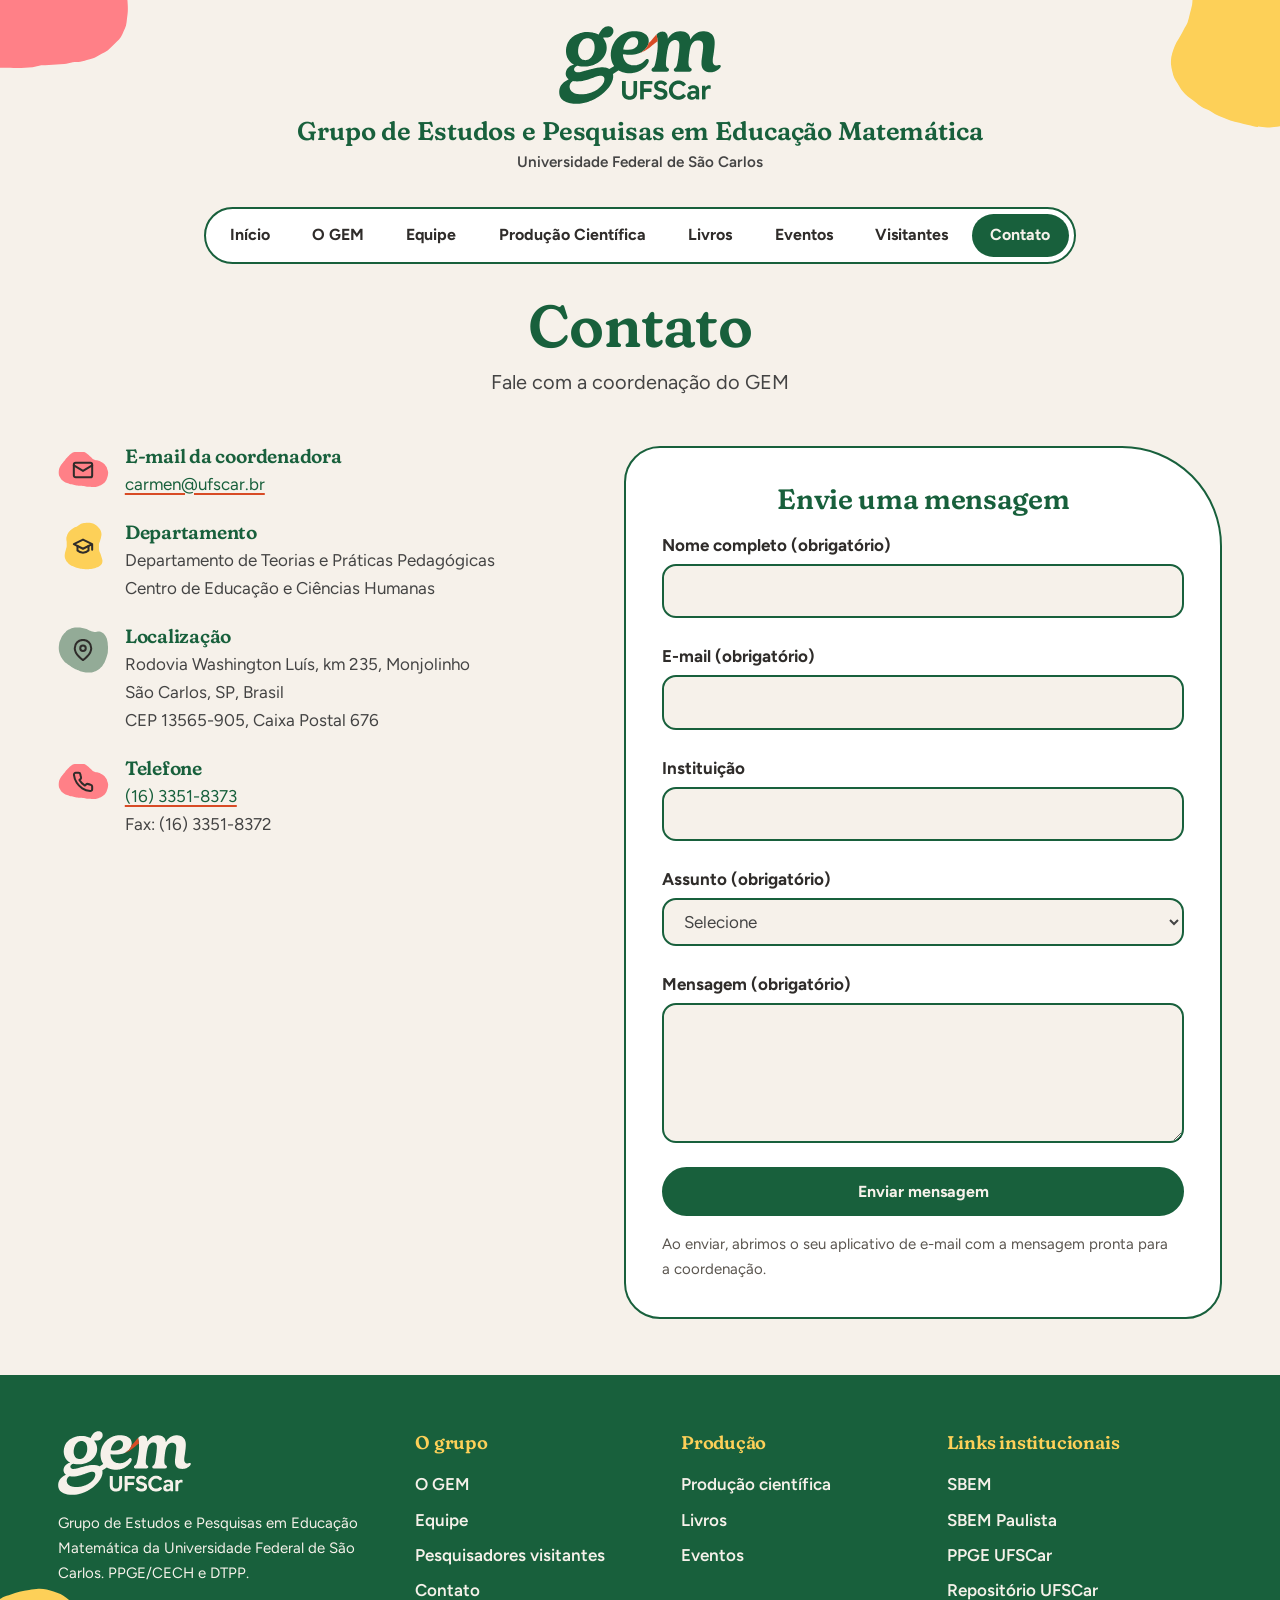
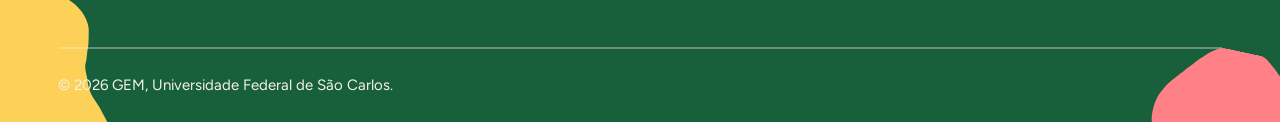
<file: contato.html>
<!DOCTYPE html>
<html lang="pt-BR">
<head>
  <meta charset="UTF-8">
  <meta name="viewport" content="width=device-width, initial-scale=1.0">
  <meta name="description" content="Contato do GEM UFSCar, Grupo de Estudos e Pesquisas em Educação Matemática.">
  <meta name="theme-color" content="#18603c">
  <title>Contato | GEM UFSCar</title>
  <link rel="preload" href="assets/fonts/fraunces-latin-soft-normal.woff2" as="font" type="font/woff2" crossorigin>
  <link rel="preload" href="assets/fonts/figtree-latin-wght-normal.woff2" as="font" type="font/woff2" crossorigin>
  <link rel="stylesheet" href="css/main.css">
  <link rel="stylesheet" href="css/components.css">
  <link rel="stylesheet" href="css/responsive.css">
  <link rel="icon" href="assets/icons/favicon.svg" type="image/svg+xml">
</head>
<body>
  <a class="skip-link" href="#main">Pular para o conteúdo principal</a>

  <header class="site-header">
    <div class="brand">
      <span class="blob blob--coral" style="--w:190px;--l:-60px;--t:-60px;--rot:-12deg" aria-hidden="true"></span>
      <span class="blob blob--amarelo" style="--w:150px;--r:-45px;--t:-55px;--rot:14deg" aria-hidden="true"></span>
      <a class="brand-logo" href="index.html" aria-label="GEM UFSCar, página inicial">
        <img src="assets/images/logo-gem.svg" alt="" width="162" height="78">
      </a>
      <p class="brand-name">Grupo de Estudos e Pesquisas em Educação Matemática</p>
      <p class="brand-inst">Universidade Federal de São Carlos</p>
    </div>
    <nav class="site-nav" aria-label="Navegação principal">
      <button class="nav-toggle" aria-expanded="false" aria-controls="primary-nav">
        <span class="nav-toggle-barras" aria-hidden="true"><span></span><span></span><span></span></span>
        Menu
      </button>
      <ul class="nav-list" id="primary-nav">
          <li><a class="nav-link" href="index.html">Início</a></li>
          <li><a class="nav-link" href="o-gem.html">O GEM</a></li>
          <li><a class="nav-link" href="equipe.html">Equipe</a></li>
          <li><a class="nav-link" href="producao-cientifica.html">Produção Científica</a></li>
          <li><a class="nav-link" href="livros.html">Livros</a></li>
          <li><a class="nav-link" href="eventos.html">Eventos</a></li>
          <li><a class="nav-link" href="visitantes.html">Visitantes</a></li>
          <li><a class="nav-link active" href="contato.html" aria-current="page">Contato</a></li>
      </ul>
    </nav>
  </header>

  <main id="main">
    <div class="page-head">
      
      <div class="container">
        <h1>Contato</h1>
        <p class="lead">Fale com a coordenação do GEM</p>
      </div>
    </div>

    <section class="section">
      <div class="container">
        <div class="contato-grid">
          <div class="contato-lista">
            <div class="contato-item">
              <div class="contato-icone"><svg width="22" height="22" viewBox="0 0 24 24" fill="none" stroke="currentColor" stroke-width="2.2" stroke-linecap="round" stroke-linejoin="round" aria-hidden="true"><rect x="2" y="4" width="20" height="16" rx="2"/><path d="m22 7-10 6L2 7"/></svg></div>
              <div><h2>E-mail da coordenadora</h2><p><a href="mailto:carmen@ufscar.br">carmen@ufscar.br</a></p></div>
            </div>
            <div class="contato-item">
              <div class="contato-icone"><svg width="22" height="22" viewBox="0 0 24 24" fill="none" stroke="currentColor" stroke-width="2.2" stroke-linecap="round" stroke-linejoin="round" aria-hidden="true"><path d="M22 10v6M2 10l10-5 10 5-10 5z"/><path d="M6 12v5c3 3 9 3 12 0v-5"/></svg></div>
              <div><h2>Departamento</h2><p>Departamento de Teorias e Práticas Pedagógicas<br>Centro de Educação e Ciências Humanas</p></div>
            </div>
            <div class="contato-item">
              <div class="contato-icone"><svg width="22" height="22" viewBox="0 0 24 24" fill="none" stroke="currentColor" stroke-width="2.2" stroke-linecap="round" stroke-linejoin="round" aria-hidden="true"><path d="M21 10c0 7-9 13-9 13s-9-6-9-13a9 9 0 0 1 18 0z"/><circle cx="12" cy="10" r="3"/></svg></div>
              <div><h2>Localização</h2><p>Rodovia Washington Luís, km 235, Monjolinho<br>São Carlos, SP, Brasil<br>CEP 13565-905, Caixa Postal 676</p></div>
            </div>
            <div class="contato-item">
              <div class="contato-icone"><svg width="22" height="22" viewBox="0 0 24 24" fill="none" stroke="currentColor" stroke-width="2.2" stroke-linecap="round" stroke-linejoin="round" aria-hidden="true"><path d="M22 16.92v3a2 2 0 0 1-2.18 2 19.79 19.79 0 0 1-8.63-3.07 19.5 19.5 0 0 1-6-6 19.79 19.79 0 0 1-3.07-8.67A2 2 0 0 1 4.11 2h3a2 2 0 0 1 2 1.72 12.84 12.84 0 0 0 .7 2.81 2 2 0 0 1-.45 2.11L8.09 9.91a16 16 0 0 0 6 6l1.27-1.27a2 2 0 0 1 2.11-.45 12.84 12.84 0 0 0 2.81.7A2 2 0 0 1 22 16.92z"/></svg></div>
              <div><h2>Telefone</h2><p><a href="tel:+551633518373">(16) 3351-8373</a><br>Fax: (16) 3351-8372</p></div>
            </div>
          </div>

          <div class="form-caixa">
            <h2>Envie uma mensagem</h2>
            <div class="alert form-status" role="status" hidden></div>
            <form id="contact-form" novalidate>
              <div class="form-group">
                <label class="form-label" for="nome">Nome completo (obrigatório)</label>
                <input class="form-control" type="text" id="nome" name="nome" required autocomplete="name">
                <p class="form-text">Informe seu nome.</p>
              </div>
              <div class="form-group">
                <label class="form-label" for="email">E-mail (obrigatório)</label>
                <input class="form-control" type="email" id="email" name="email" required autocomplete="email">
                <p class="form-text">Informe um e-mail válido.</p>
              </div>
              <div class="form-group">
                <label class="form-label" for="instituicao">Instituição</label>
                <input class="form-control" type="text" id="instituicao" name="instituicao" autocomplete="organization">
              </div>
              <div class="form-group">
                <label class="form-label" for="assunto">Assunto (obrigatório)</label>
                <select class="form-control" id="assunto" name="assunto" required>
                  <option value="">Selecione</option>
                  <option>Quero participar do GEM</option>
                  <option>Colaboração/pesquisa</option>
                  <option>Dúvida sobre eventos</option>
                  <option>Outro</option>
                </select>
                <p class="form-text">Escolha um assunto.</p>
              </div>
              <div class="form-group">
                <label class="form-label" for="mensagem">Mensagem (obrigatório)</label>
                <textarea class="form-control" id="mensagem" name="mensagem" required></textarea>
                <p class="form-text">Escreva sua mensagem.</p>
              </div>
              <button class="btn btn-primary btn-block" type="submit">Enviar mensagem</button>
              <p class="form-nota">Ao enviar, abrimos o seu aplicativo de e-mail com a mensagem pronta para a coordenação.</p>
            </form>
          </div>
        </div>
      </div>
    </section>
  </main>

  <footer class="site-footer">
    <span class="blob blob--amarelo" style="--w:160px;--l:-55px;--b:-60px;--rot:-10deg" aria-hidden="true"></span>
    <span class="blob blob--coral" style="--w:190px;--r:-60px;--b:-65px;--rot:12deg" aria-hidden="true"></span>
    <div class="container">
      <div class="footer-grid">
        <div class="footer-brand">
          <div class="footer-logo"><img src="assets/images/logo-gem-claro.svg" alt="GEM UFSCar" width="134" height="64"></div>
          <p class="footer-tagline">Grupo de Estudos e Pesquisas em Educação Matemática da Universidade Federal de São Carlos. PPGE/CECH e DTPP.</p>
        </div>
        <div>
          <h3 class="footer-title">O grupo</h3>
          <ul class="footer-links">
            <li><a href="o-gem.html">O GEM</a></li>
            <li><a href="equipe.html">Equipe</a></li>
            <li><a href="visitantes.html">Pesquisadores visitantes</a></li>
            <li><a href="contato.html">Contato</a></li>
          </ul>
        </div>
        <div>
          <h3 class="footer-title">Produção</h3>
          <ul class="footer-links">
            <li><a href="producao-cientifica.html">Produção científica</a></li>
            <li><a href="livros.html">Livros</a></li>
            <li><a href="eventos.html">Eventos</a></li>
          </ul>
        </div>
        <div>
          <h3 class="footer-title">Links institucionais</h3>
          <ul class="footer-links">
            <li><a href="https://sbembrasil.org.br/sbembrasil/" target="_blank" rel="noopener">SBEM</a></li>
            <li><a href="http://sbempaulista.org.br/" target="_blank" rel="noopener">SBEM Paulista</a></li>
            <li><a href="http://www.ppge.ufscar.br/" target="_blank" rel="noopener">PPGE UFSCar</a></li>
            <li><a href="https://repositorio.ufscar.br/" target="_blank" rel="noopener">Repositório UFSCar</a></li>
          </ul>
        </div>
      </div>
      <div class="footer-bottom">
        <p>© <span data-year>2026</span> GEM, Universidade Federal de São Carlos.</p>
      </div>
    </div>
  </footer>

  <button class="back-to-top" aria-label="Voltar ao topo"><svg width="20" height="20" viewBox="0 0 24 24" fill="none" stroke="currentColor" stroke-width="2.6" stroke-linecap="round" stroke-linejoin="round" aria-hidden="true"><path d="m18 15-6-6-6 6"/></svg></button>
  <script src="js/main.js"></script>
</body>
</html>
</file>
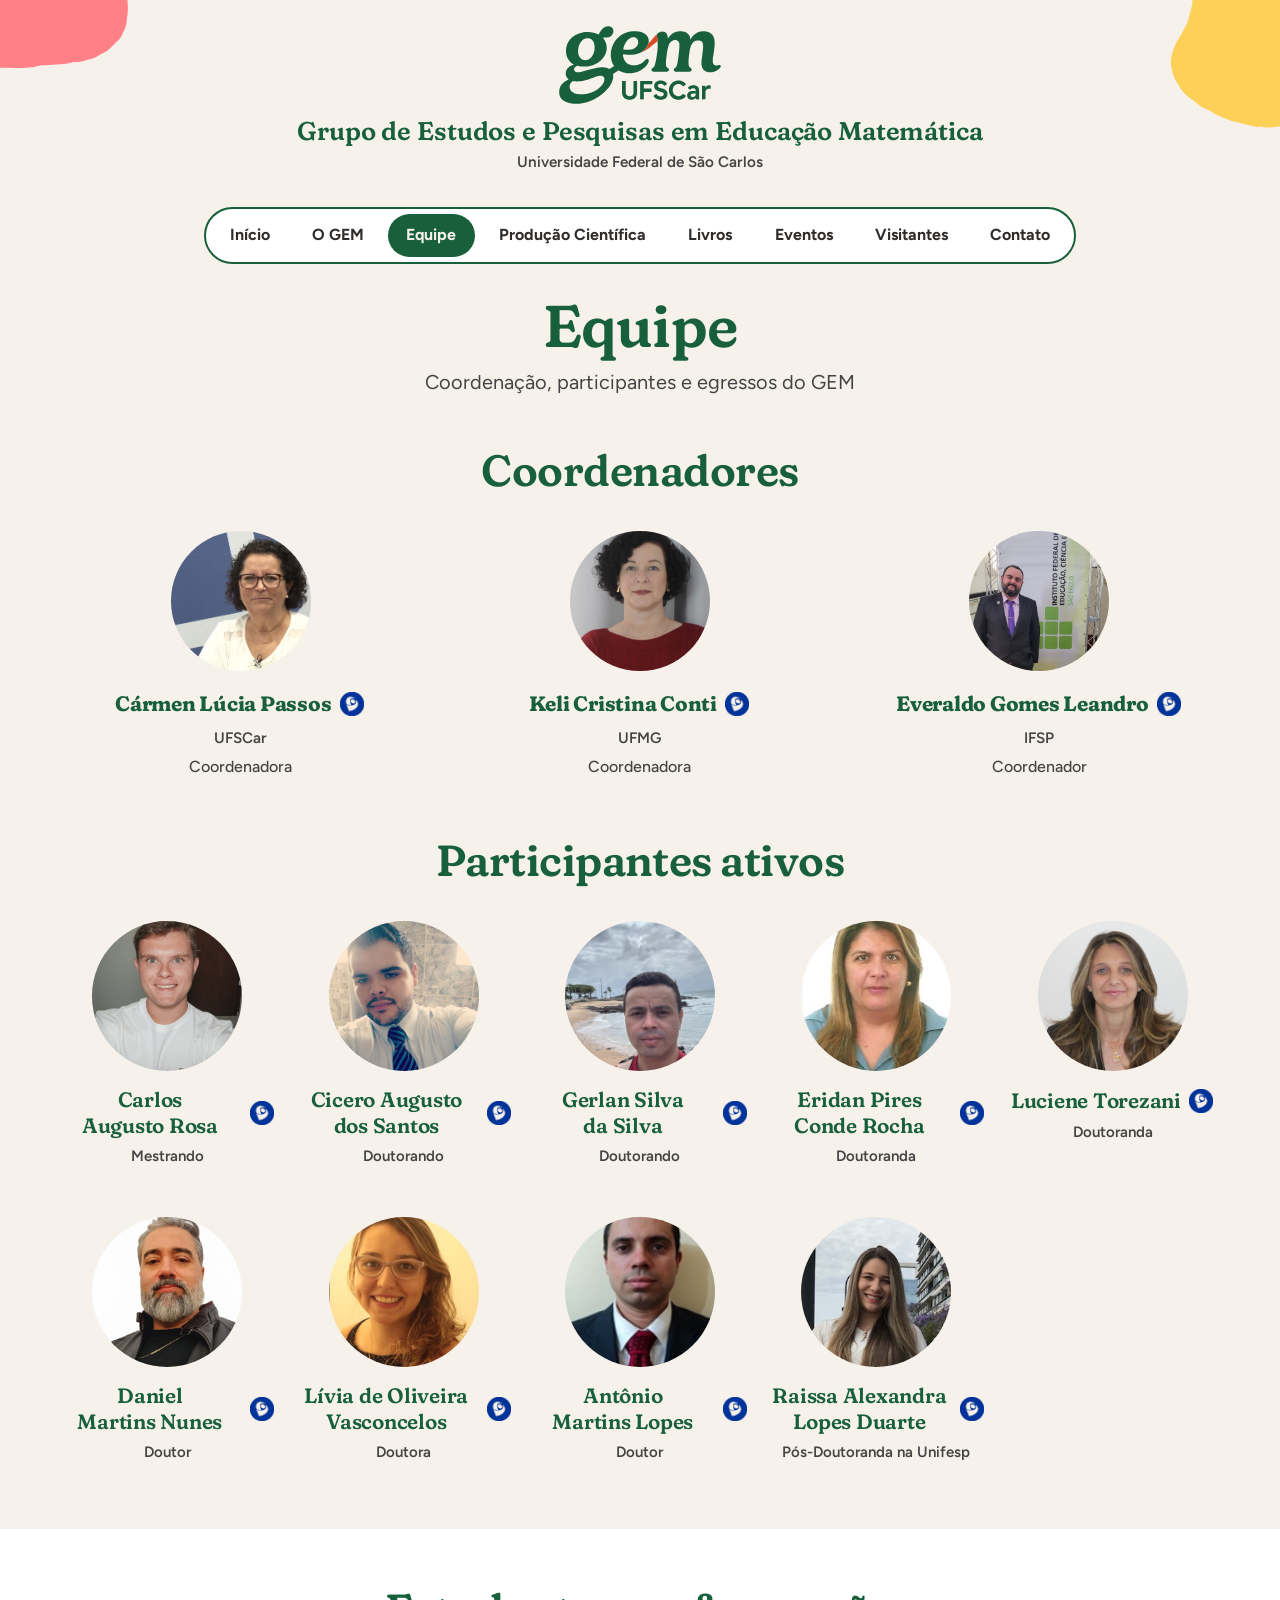
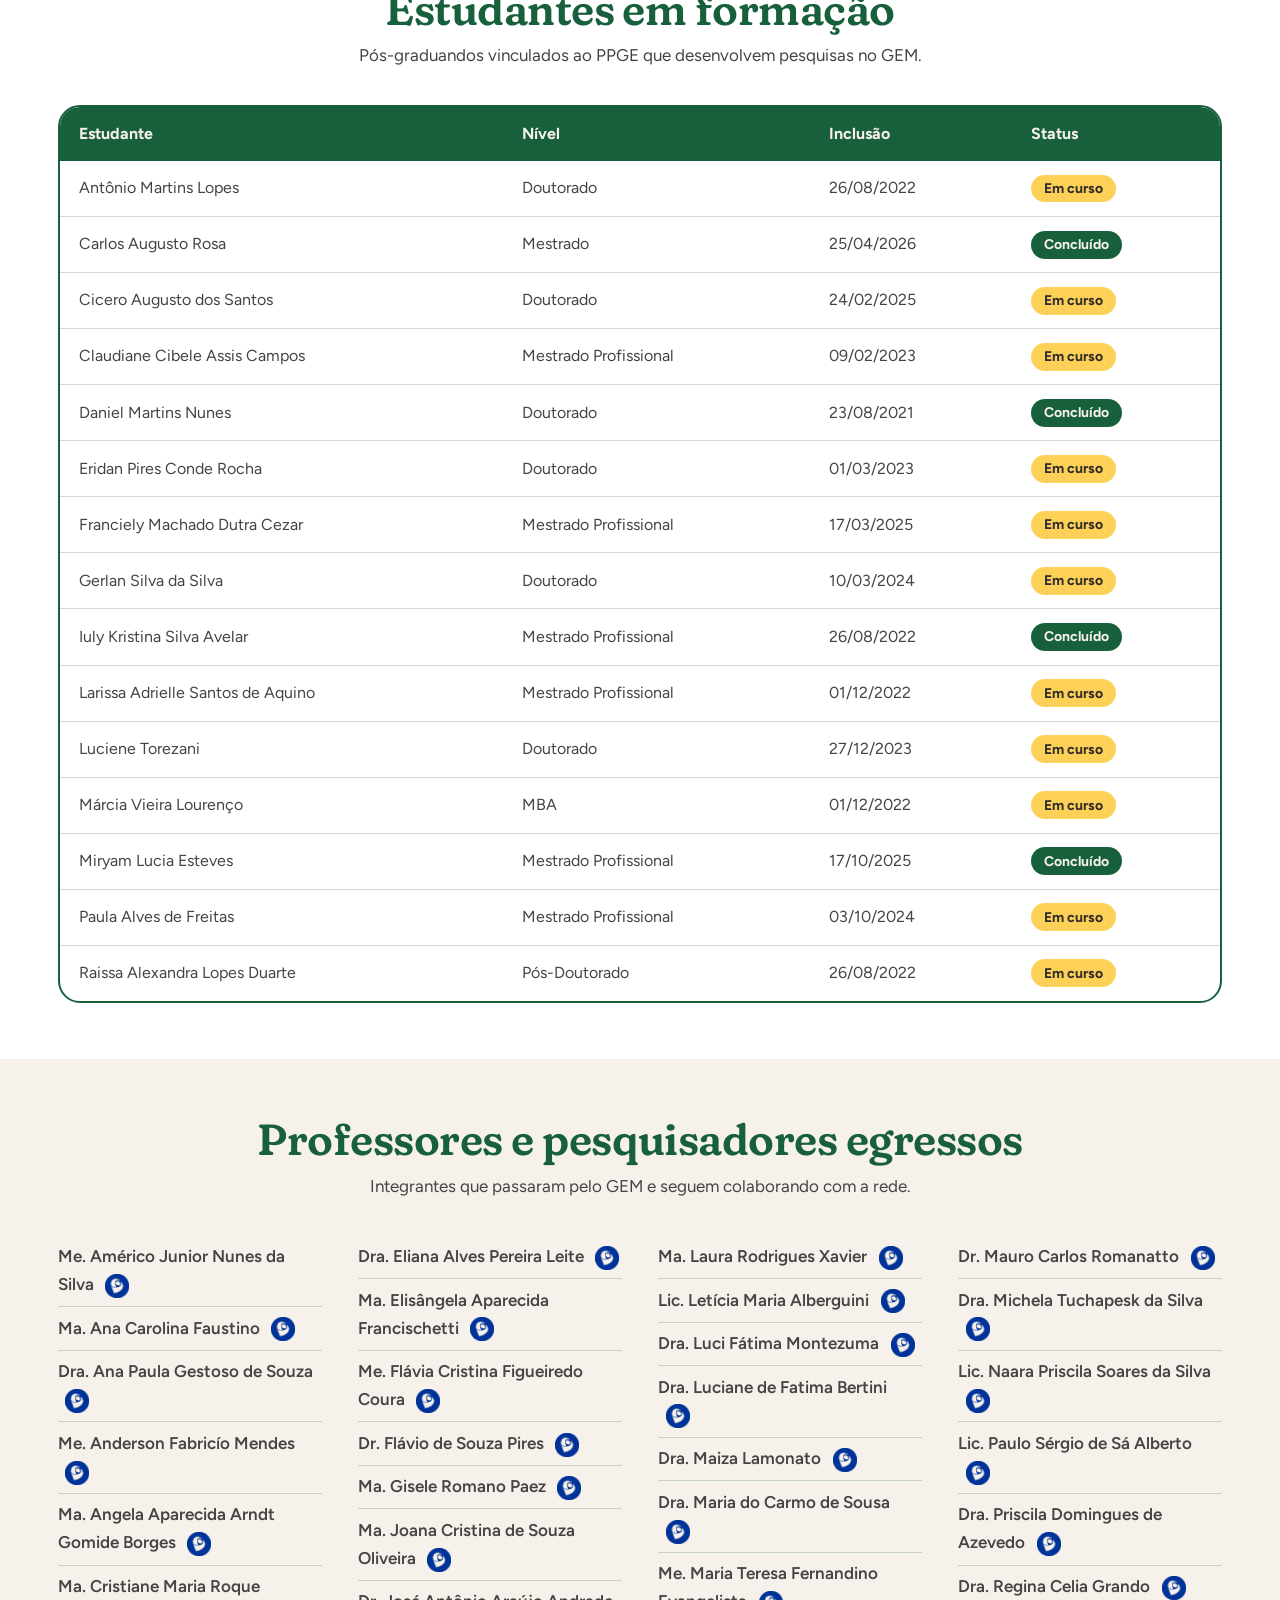
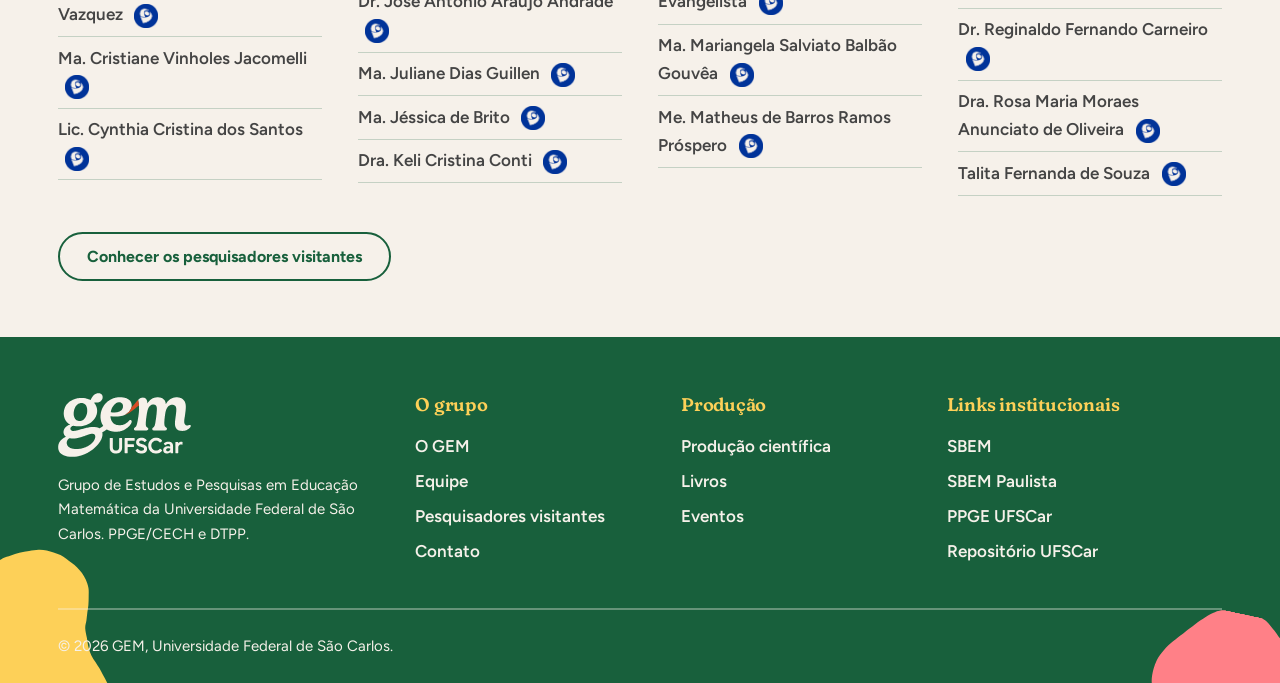
<file: equipe.html>
<!DOCTYPE html>
<html lang="pt-BR">
<head>
  <meta charset="UTF-8">
  <meta name="viewport" content="width=device-width, initial-scale=1.0">
  <meta name="description" content="Equipe do GEM UFSCar: coordenação, pesquisadores, estudantes em formação e egressos.">
  <meta name="theme-color" content="#18603c">
  <title>Equipe | GEM UFSCar</title>
  <link rel="preload" href="assets/fonts/fraunces-latin-soft-normal.woff2" as="font" type="font/woff2" crossorigin>
  <link rel="preload" href="assets/fonts/figtree-latin-wght-normal.woff2" as="font" type="font/woff2" crossorigin>
  <link rel="stylesheet" href="css/main.css">
  <link rel="stylesheet" href="css/components.css">
  <link rel="stylesheet" href="css/responsive.css">
  <link rel="icon" href="assets/icons/favicon.svg" type="image/svg+xml">
</head>
<body>
  <a class="skip-link" href="#main">Pular para o conteúdo principal</a>

  <header class="site-header">
    <div class="brand">
      <span class="blob blob--coral" style="--w:190px;--l:-60px;--t:-60px;--rot:-12deg" aria-hidden="true"></span>
      <span class="blob blob--amarelo" style="--w:150px;--r:-45px;--t:-55px;--rot:14deg" aria-hidden="true"></span>
      <a class="brand-logo" href="index.html" aria-label="GEM UFSCar, página inicial">
        <img src="assets/images/logo-gem.svg" alt="" width="162" height="78">
      </a>
      <p class="brand-name">Grupo de Estudos e Pesquisas em Educação Matemática</p>
      <p class="brand-inst">Universidade Federal de São Carlos</p>
    </div>
    <nav class="site-nav" aria-label="Navegação principal">
      <button class="nav-toggle" aria-expanded="false" aria-controls="primary-nav">
        <span class="nav-toggle-barras" aria-hidden="true"><span></span><span></span><span></span></span>
        Menu
      </button>
      <ul class="nav-list" id="primary-nav">
          <li><a class="nav-link" href="index.html">Início</a></li>
          <li><a class="nav-link" href="o-gem.html">O GEM</a></li>
          <li><a class="nav-link active" href="equipe.html" aria-current="page">Equipe</a></li>
          <li><a class="nav-link" href="producao-cientifica.html">Produção Científica</a></li>
          <li><a class="nav-link" href="livros.html">Livros</a></li>
          <li><a class="nav-link" href="eventos.html">Eventos</a></li>
          <li><a class="nav-link" href="visitantes.html">Visitantes</a></li>
          <li><a class="nav-link" href="contato.html">Contato</a></li>
      </ul>
    </nav>
  </header>

  <main id="main">
    <div class="page-head">
      
      <div class="container">
        <h1>Equipe</h1>
        <p class="lead">Coordenação, participantes e egressos do GEM</p>
      </div>
    </div>

    <section class="section">
      <div class="container">
        <div class="section-intro section-intro--centro">
          <h2>Coordenadores</h2>
        </div>
        <div class="coordenadores-grid">
          <article class="coordenador-card">
            <div class="coordenador-visual coordenador-visual--carmen">
              <img class="coordenador-foto" src="assets/images/carmen-gem.jpg" alt="Fotografia de Cármen Lúcia Brancaglion Passos" width="170" height="170" loading="lazy">
            </div>
            <div class="perfil-nome-lattes"><h3>Cármen Lúcia Passos</h3><a class="lattes-icon-link" href="http://lattes.cnpq.br/2297203444364327" target="_blank" rel="noopener noreferrer" aria-label="Currículo Lattes de Cármen Lúcia Brancaglion Passos" title="Currículo Lattes"><img class="lattes-icon" src="assets/images/lattes.png" alt="" width="24" height="24"></a></div>
            <p class="coordenador-instituicao">UFSCar</p>
            <p class="pessoa-papel">Coordenadora</p>
          </article>
          <article class="coordenador-card">
            <div class="coordenador-visual coordenador-visual--keli">
              <img class="coordenador-foto" src="assets/images/keli-gem.jpg" alt="Fotografia de Keli Cristina Conti" width="170" height="170" loading="lazy">
            </div>
            <div class="perfil-nome-lattes"><h3>Keli Cristina Conti</h3><a class="lattes-icon-link" href="http://lattes.cnpq.br/5426381590352588" target="_blank" rel="noopener noreferrer" aria-label="Currículo Lattes de Keli Cristina Conti" title="Currículo Lattes"><img class="lattes-icon" src="assets/images/lattes.png" alt="" width="24" height="24"></a></div>
            <p class="coordenador-instituicao">UFMG</p>
            <p class="pessoa-papel">Coordenadora</p>
          </article>
          <article class="coordenador-card">
            <div class="coordenador-visual coordenador-visual--everaldo">
              <img class="coordenador-foto" src="assets/images/everaldo-gem.jpg" alt="Fotografia de Everaldo Gomes Leandro" width="295" height="295" loading="lazy">
            </div>
            <div class="perfil-nome-lattes"><h3>Everaldo Gomes Leandro</h3><a class="lattes-icon-link" href="http://lattes.cnpq.br/8396222420157779" target="_blank" rel="noopener noreferrer" aria-label="Currículo Lattes de Everaldo Gomes Leandro" title="Currículo Lattes"><img class="lattes-icon" src="assets/images/lattes.png" alt="" width="24" height="24"></a></div>
            <p class="coordenador-instituicao">IFSP</p>
            <p class="pessoa-papel">Coordenador</p>
          </article>
        </div>
        <div class="section-intro" style="margin-top: var(--space-2xl);">
          <h2>Participantes ativos</h2>
        </div>
        <div class="pessoas participantes-grid">
          <article class="pessoa participante-card">
            <div class="participante-visual">
              <img class="participante-foto" src="assets/images/carlos.jpg" alt="Fotografia de Carlos Augusto Rosa" width="150" height="150" loading="lazy">
            </div>
            <div class="participante-info">
              <div class="participante-nome">
                <h3>Carlos Augusto Rosa</h3>
                <a class="lattes-icon-link" href="http://lattes.cnpq.br/0830477736232372" target="_blank" rel="noopener noreferrer" aria-label="Currículo Lattes de Carlos Augusto Rosa" title="Currículo Lattes"><img class="lattes-icon" src="assets/images/lattes.png" alt="" width="24" height="24"></a>
              </div>
              <p class="pessoa-papel">Mestrando</p>
            </div>
          </article>
          <article class="pessoa participante-card">
            <div class="participante-visual">
              <img class="participante-foto" src="assets/images/cicero.jpg" alt="Fotografia de Cicero Augusto dos Santos" width="150" height="150" loading="lazy">
            </div>
            <div class="participante-info">
              <div class="participante-nome">
                <h3>Cicero Augusto dos Santos</h3>
                <a class="lattes-icon-link" href="http://lattes.cnpq.br/7906555498582315" target="_blank" rel="noopener noreferrer" aria-label="Currículo Lattes de Cicero Augusto dos Santos" title="Currículo Lattes"><img class="lattes-icon" src="assets/images/lattes.png" alt="" width="24" height="24"></a>
              </div>
              <p class="pessoa-papel">Doutorando</p>
            </div>
          </article>
          <article class="pessoa participante-card">
            <div class="participante-visual">
              <img class="participante-foto" src="assets/images/gerlan.jpg" alt="Fotografia de Gerlan Silva da Silva" width="150" height="150" loading="lazy">
            </div>
            <div class="participante-info">
              <div class="participante-nome">
                <h3>Gerlan Silva da Silva</h3>
                <a class="lattes-icon-link" href="http://lattes.cnpq.br/2364822008221312" target="_blank" rel="noopener noreferrer" aria-label="Currículo Lattes de Gerlan Silva da Silva" title="Currículo Lattes"><img class="lattes-icon" src="assets/images/lattes.png" alt="" width="24" height="24"></a>
              </div>
              <p class="pessoa-papel">Doutorando</p>
            </div>
          </article>
          <article class="pessoa participante-card">
            <div class="participante-visual">
              <img class="participante-foto" src="assets/images/eridan.jpg" alt="Fotografia de Eridan Pires Conde Rocha" width="150" height="150" loading="lazy">
            </div>
            <div class="participante-info">
              <div class="participante-nome">
                <h3>Eridan Pires Conde Rocha</h3>
                <a class="lattes-icon-link" href="http://lattes.cnpq.br/0418900775075096" target="_blank" rel="noopener noreferrer" aria-label="Currículo Lattes de Eridan Pires Conde Rocha" title="Currículo Lattes"><img class="lattes-icon" src="assets/images/lattes.png" alt="" width="24" height="24"></a>
              </div>
              <p class="pessoa-papel">Doutoranda</p>
            </div>
          </article>
          <article class="pessoa participante-card">
            <div class="participante-visual">
              <img class="participante-foto" src="assets/images/luciene.jpg" alt="Fotografia de Luciene Torezani" width="150" height="150" loading="lazy">
            </div>
            <div class="participante-info">
              <div class="participante-nome">
                <h3>Luciene Torezani</h3>
                <a class="lattes-icon-link" href="http://lattes.cnpq.br/9573014603862983" target="_blank" rel="noopener noreferrer" aria-label="Currículo Lattes de Luciene Torezani" title="Currículo Lattes"><img class="lattes-icon" src="assets/images/lattes.png" alt="" width="24" height="24"></a>
              </div>
              <p class="pessoa-papel">Doutoranda</p>
            </div>
          </article>
          <article class="pessoa participante-card">
            <div class="participante-visual">
              <img class="participante-foto" src="assets/images/daniel.jpg" alt="Fotografia de Daniel Martins Nunes" width="150" height="150" loading="lazy">
            </div>
            <div class="participante-info">
              <div class="participante-nome">
                <h3>Daniel Martins Nunes</h3>
                <a class="lattes-icon-link" href="http://lattes.cnpq.br/6790239528618710" target="_blank" rel="noopener noreferrer" aria-label="Currículo Lattes de Daniel Martins Nunes" title="Currículo Lattes"><img class="lattes-icon" src="assets/images/lattes.png" alt="" width="24" height="24"></a>
              </div>
              <p class="pessoa-papel">Doutor</p>
            </div>
          </article>
          <article class="pessoa participante-card">
            <div class="participante-visual">
              <img class="participante-foto" src="assets/images/livia.jpg" alt="Fotografia de Lívia de Oliveira Vasconcelos" width="150" height="150" loading="lazy">
            </div>
            <div class="participante-info">
              <div class="participante-nome">
                <h3>Lívia de Oliveira Vasconcelos</h3>
                <a class="lattes-icon-link" href="http://lattes.cnpq.br/2650089006681898" target="_blank" rel="noopener noreferrer" aria-label="Currículo Lattes de Lívia de Oliveira Vasconcelos" title="Currículo Lattes"><img class="lattes-icon" src="assets/images/lattes.png" alt="" width="24" height="24"></a>
              </div>
              <p class="pessoa-papel">Doutora</p>
            </div>
          </article>
          <article class="pessoa participante-card">
            <div class="participante-visual">
              <img class="participante-foto" src="assets/images/antonio.jpg" alt="Fotografia de Antônio Martins Lopes" width="150" height="150" loading="lazy">
            </div>
            <div class="participante-info">
              <div class="participante-nome">
                <h3>Antônio Martins Lopes</h3>
                <a class="lattes-icon-link" href="http://lattes.cnpq.br/1620285745257222" target="_blank" rel="noopener noreferrer" aria-label="Currículo Lattes de Antônio Martins Lopes" title="Currículo Lattes"><img class="lattes-icon" src="assets/images/lattes.png" alt="" width="24" height="24"></a>
              </div>
              <p class="pessoa-papel">Doutor</p>
            </div>
          </article>
          <article class="pessoa participante-card">
            <div class="participante-visual">
              <img class="participante-foto" src="assets/images/raissa.jpg" alt="Fotografia de Raissa Alexandra Lopes Duarte" width="150" height="150" loading="lazy">
            </div>
            <div class="participante-info">
              <div class="participante-nome">
                <h3>Raissa Alexandra Lopes Duarte</h3>
                <a class="lattes-icon-link" href="http://lattes.cnpq.br/6230918141562060" target="_blank" rel="noopener noreferrer" aria-label="Currículo Lattes de Raissa Alexandra Lopes Duarte" title="Currículo Lattes"><img class="lattes-icon" src="assets/images/lattes.png" alt="" width="24" height="24"></a>
              </div>
              <p class="pessoa-papel">Pós-Doutoranda na Unifesp</p>
            </div>
          </article>
        </div>
      </div>
    </section>

    <section class="section section--branca section--clip">
      <div class="container">
        <div class="section-intro">
          <h2>Estudantes em formação</h2>
          <p>Pós-graduandos vinculados ao PPGE que desenvolvem pesquisas no GEM.</p>
        </div>
        <div class="table-wrapper">
          <table class="table">
            <caption class="visually-hidden">Estudantes em formação no GEM</caption>
            <thead>
              <tr><th scope="col">Estudante</th><th scope="col">Nível</th><th scope="col">Inclusão</th><th scope="col">Status</th></tr>
            </thead>
            <tbody>
              <tr><td data-label="Estudante">Antônio Martins Lopes</td><td data-label="Nível">Doutorado</td><td data-label="Inclusão">26/08/2022</td><td data-label="Status"><span class="status status--curso">Em curso</span></td></tr>
              <tr><td data-label="Estudante">Carlos Augusto Rosa</td><td data-label="Nível">Mestrado</td><td data-label="Inclusão">25/04/2026</td><td data-label="Status"><span class="status status--concluido">Concluído</span></td></tr>
              <tr><td data-label="Estudante">Cicero Augusto dos Santos</td><td data-label="Nível">Doutorado</td><td data-label="Inclusão">24/02/2025</td><td data-label="Status"><span class="status status--curso">Em curso</span></td></tr>
              <tr><td data-label="Estudante">Claudiane Cibele Assis Campos</td><td data-label="Nível">Mestrado Profissional</td><td data-label="Inclusão">09/02/2023</td><td data-label="Status"><span class="status status--curso">Em curso</span></td></tr>
              <tr><td data-label="Estudante">Daniel Martins Nunes</td><td data-label="Nível">Doutorado</td><td data-label="Inclusão">23/08/2021</td><td data-label="Status"><span class="status status--concluido">Concluído</span></td></tr>
              <tr><td data-label="Estudante">Eridan Pires Conde Rocha</td><td data-label="Nível">Doutorado</td><td data-label="Inclusão">01/03/2023</td><td data-label="Status"><span class="status status--curso">Em curso</span></td></tr>
              <tr><td data-label="Estudante">Franciely Machado Dutra Cezar</td><td data-label="Nível">Mestrado Profissional</td><td data-label="Inclusão">17/03/2025</td><td data-label="Status"><span class="status status--curso">Em curso</span></td></tr>
              <tr><td data-label="Estudante">Gerlan Silva da Silva</td><td data-label="Nível">Doutorado</td><td data-label="Inclusão">10/03/2024</td><td data-label="Status"><span class="status status--curso">Em curso</span></td></tr>
              <tr><td data-label="Estudante">Iuly Kristina Silva Avelar</td><td data-label="Nível">Mestrado Profissional</td><td data-label="Inclusão">26/08/2022</td><td data-label="Status"><span class="status status--concluido">Concluído</span></td></tr>
              <tr><td data-label="Estudante">Larissa Adrielle Santos de Aquino</td><td data-label="Nível">Mestrado Profissional</td><td data-label="Inclusão">01/12/2022</td><td data-label="Status"><span class="status status--curso">Em curso</span></td></tr>
              <tr><td data-label="Estudante">Luciene Torezani</td><td data-label="Nível">Doutorado</td><td data-label="Inclusão">27/12/2023</td><td data-label="Status"><span class="status status--curso">Em curso</span></td></tr>
              <tr><td data-label="Estudante">Márcia Vieira Lourenço</td><td data-label="Nível">MBA</td><td data-label="Inclusão">01/12/2022</td><td data-label="Status"><span class="status status--curso">Em curso</span></td></tr>
              <tr><td data-label="Estudante">Miryam Lucia Esteves</td><td data-label="Nível">Mestrado Profissional</td><td data-label="Inclusão">17/10/2025</td><td data-label="Status"><span class="status status--concluido">Concluído</span></td></tr>
              <tr><td data-label="Estudante">Paula Alves de Freitas</td><td data-label="Nível">Mestrado Profissional</td><td data-label="Inclusão">03/10/2024</td><td data-label="Status"><span class="status status--curso">Em curso</span></td></tr>
              <tr><td data-label="Estudante">Raissa Alexandra Lopes Duarte</td><td data-label="Nível">Pós-Doutorado</td><td data-label="Inclusão">26/08/2022</td><td data-label="Status"><span class="status status--curso">Em curso</span></td></tr>
            </tbody>
          </table>
        </div>
      </div>
    </section>

    <section class="section">
      <div class="container">
        <div class="section-intro">
          <h2>Professores e pesquisadores egressos</h2>
          <p>Integrantes que passaram pelo GEM e seguem colaborando com a rede.</p>
        </div>
        <ul class="egressos">
            <li><span class="egresso-nome">Me. Américo Junior Nunes da Silva</span> <a class="lattes-icon-link" href="http://lattes.cnpq.br/5104791370402425" target="_blank" rel="noopener noreferrer" aria-label="Currículo Lattes de Me. Américo Junior Nunes da Silva" title="Currículo Lattes"><img class="lattes-icon" src="assets/images/lattes.png" alt="" width="22" height="22"></a></li>
            <li><span class="egresso-nome">Ma. Ana Carolina Faustino</span> <a class="lattes-icon-link" href="http://lattes.cnpq.br/7789919599029387" target="_blank" rel="noopener noreferrer" aria-label="Currículo Lattes de Ma. Ana Carolina Faustino" title="Currículo Lattes"><img class="lattes-icon" src="assets/images/lattes.png" alt="" width="22" height="22"></a></li>
            <li><span class="egresso-nome">Dra. Ana Paula Gestoso de Souza</span> <a class="lattes-icon-link" href="http://lattes.cnpq.br/2662760426985944" target="_blank" rel="noopener noreferrer" aria-label="Currículo Lattes de Dra. Ana Paula Gestoso de Souza" title="Currículo Lattes"><img class="lattes-icon" src="assets/images/lattes.png" alt="" width="22" height="22"></a></li>
            <li><span class="egresso-nome">Me. Anderson Fabricío Mendes</span> <a class="lattes-icon-link" href="http://lattes.cnpq.br/8091087169487406" target="_blank" rel="noopener noreferrer" aria-label="Currículo Lattes de Me. Anderson Fabricío Mendes" title="Currículo Lattes"><img class="lattes-icon" src="assets/images/lattes.png" alt="" width="22" height="22"></a></li>
            <li><span class="egresso-nome">Ma. Angela Aparecida Arndt Gomide Borges</span> <a class="lattes-icon-link" href="http://lattes.cnpq.br/9576143386566140" target="_blank" rel="noopener noreferrer" aria-label="Currículo Lattes de Ma. Angela Aparecida Arndt Gomide Borges" title="Currículo Lattes"><img class="lattes-icon" src="assets/images/lattes.png" alt="" width="22" height="22"></a></li>
            <li><span class="egresso-nome">Ma. Cristiane Maria Roque Vazquez</span> <a class="lattes-icon-link" href="http://lattes.cnpq.br/7759375964594345" target="_blank" rel="noopener noreferrer" aria-label="Currículo Lattes de Ma. Cristiane Maria Roque Vazquez" title="Currículo Lattes"><img class="lattes-icon" src="assets/images/lattes.png" alt="" width="22" height="22"></a></li>
            <li><span class="egresso-nome">Ma. Cristiane Vinholes Jacomelli</span> <a class="lattes-icon-link" href="http://lattes.cnpq.br/0787623793456766" target="_blank" rel="noopener noreferrer" aria-label="Currículo Lattes de Ma. Cristiane Vinholes Jacomelli" title="Currículo Lattes"><img class="lattes-icon" src="assets/images/lattes.png" alt="" width="22" height="22"></a></li>
            <li><span class="egresso-nome">Lic. Cynthia Cristina dos Santos</span> <a class="lattes-icon-link" href="http://lattes.cnpq.br/3866715725291501" target="_blank" rel="noopener noreferrer" aria-label="Currículo Lattes de Lic. Cynthia Cristina dos Santos" title="Currículo Lattes"><img class="lattes-icon" src="assets/images/lattes.png" alt="" width="22" height="22"></a></li>
            <li><span class="egresso-nome">Dra. Eliana Alves Pereira Leite</span> <a class="lattes-icon-link" href="http://lattes.cnpq.br/1753963649222092" target="_blank" rel="noopener noreferrer" aria-label="Currículo Lattes de Dra. Eliana Alves Pereira Leite" title="Currículo Lattes"><img class="lattes-icon" src="assets/images/lattes.png" alt="" width="22" height="22"></a></li>
            <li><span class="egresso-nome">Ma. Elisângela Aparecida Francischetti</span> <a class="lattes-icon-link" href="http://lattes.cnpq.br/3590894642507602" target="_blank" rel="noopener noreferrer" aria-label="Currículo Lattes de Ma. Elisângela Aparecida Francischetti" title="Currículo Lattes"><img class="lattes-icon" src="assets/images/lattes.png" alt="" width="22" height="22"></a></li>
            <li><span class="egresso-nome">Me. Flávia Cristina Figueiredo Coura</span> <a class="lattes-icon-link" href="http://lattes.cnpq.br/4594232382081847" target="_blank" rel="noopener noreferrer" aria-label="Currículo Lattes de Me. Flávia Cristina Figueiredo Coura" title="Currículo Lattes"><img class="lattes-icon" src="assets/images/lattes.png" alt="" width="22" height="22"></a></li>
            <li><span class="egresso-nome">Dr. Flávio de Souza Pires</span> <a class="lattes-icon-link" href="http://lattes.cnpq.br/4768933864136828" target="_blank" rel="noopener noreferrer" aria-label="Currículo Lattes de Dr. Flávio de Souza Pires" title="Currículo Lattes"><img class="lattes-icon" src="assets/images/lattes.png" alt="" width="22" height="22"></a></li>
            <li><span class="egresso-nome">Ma. Gisele Romano Paez</span> <a class="lattes-icon-link" href="http://lattes.cnpq.br/8273301804112624" target="_blank" rel="noopener noreferrer" aria-label="Currículo Lattes de Ma. Gisele Romano Paez" title="Currículo Lattes"><img class="lattes-icon" src="assets/images/lattes.png" alt="" width="22" height="22"></a></li>
            <li><span class="egresso-nome">Ma. Joana Cristina de Souza Oliveira</span> <a class="lattes-icon-link" href="http://lattes.cnpq.br/3563110617678693" target="_blank" rel="noopener noreferrer" aria-label="Currículo Lattes de Ma. Joana Cristina de Souza Oliveira" title="Currículo Lattes"><img class="lattes-icon" src="assets/images/lattes.png" alt="" width="22" height="22"></a></li>
            <li><span class="egresso-nome">Dr. José Antônio Araújo Andrade</span> <a class="lattes-icon-link" href="http://lattes.cnpq.br/8887795744073669" target="_blank" rel="noopener noreferrer" aria-label="Currículo Lattes de Dr. José Antônio Araújo Andrade" title="Currículo Lattes"><img class="lattes-icon" src="assets/images/lattes.png" alt="" width="22" height="22"></a></li>
            <li><span class="egresso-nome">Ma. Juliane Dias Guillen</span> <a class="lattes-icon-link" href="http://lattes.cnpq.br/1410181566951705" target="_blank" rel="noopener noreferrer" aria-label="Currículo Lattes de Ma. Juliane Dias Guillen" title="Currículo Lattes"><img class="lattes-icon" src="assets/images/lattes.png" alt="" width="22" height="22"></a></li>
            <li><span class="egresso-nome">Ma. Jéssica de Brito</span> <a class="lattes-icon-link" href="http://lattes.cnpq.br/1189939217697273" target="_blank" rel="noopener noreferrer" aria-label="Currículo Lattes de Ma. Jéssica de Brito" title="Currículo Lattes"><img class="lattes-icon" src="assets/images/lattes.png" alt="" width="22" height="22"></a></li>
            <li><span class="egresso-nome">Dra. Keli Cristina Conti</span> <a class="lattes-icon-link" href="http://lattes.cnpq.br/5426381590352588" target="_blank" rel="noopener noreferrer" aria-label="Currículo Lattes de Dra. Keli Cristina Conti" title="Currículo Lattes"><img class="lattes-icon" src="assets/images/lattes.png" alt="" width="22" height="22"></a></li>
            <li><span class="egresso-nome">Ma. Laura Rodrigues Xavier</span> <a class="lattes-icon-link" href="http://lattes.cnpq.br/5126585031975890" target="_blank" rel="noopener noreferrer" aria-label="Currículo Lattes de Ma. Laura Rodrigues Xavier" title="Currículo Lattes"><img class="lattes-icon" src="assets/images/lattes.png" alt="" width="22" height="22"></a></li>
            <li><span class="egresso-nome">Lic. Letícia Maria Alberguini</span> <a class="lattes-icon-link" href="http://lattes.cnpq.br/0870768250025006" target="_blank" rel="noopener noreferrer" aria-label="Currículo Lattes de Lic. Letícia Maria Alberguini" title="Currículo Lattes"><img class="lattes-icon" src="assets/images/lattes.png" alt="" width="22" height="22"></a></li>
            <li><span class="egresso-nome">Dra. Luci Fátima Montezuma</span> <a class="lattes-icon-link" href="http://lattes.cnpq.br/6424535625288505" target="_blank" rel="noopener noreferrer" aria-label="Currículo Lattes de Dra. Luci Fátima Montezuma" title="Currículo Lattes"><img class="lattes-icon" src="assets/images/lattes.png" alt="" width="22" height="22"></a></li>
            <li><span class="egresso-nome">Dra. Luciane de Fatima Bertini</span> <a class="lattes-icon-link" href="http://lattes.cnpq.br/7883451343333340" target="_blank" rel="noopener noreferrer" aria-label="Currículo Lattes de Dra. Luciane de Fatima Bertini" title="Currículo Lattes"><img class="lattes-icon" src="assets/images/lattes.png" alt="" width="22" height="22"></a></li>
            <li><span class="egresso-nome">Dra. Maiza Lamonato</span> <a class="lattes-icon-link" href="http://lattes.cnpq.br/9619359782586567" target="_blank" rel="noopener noreferrer" aria-label="Currículo Lattes de Dra. Maiza Lamonato" title="Currículo Lattes"><img class="lattes-icon" src="assets/images/lattes.png" alt="" width="22" height="22"></a></li>
            <li><span class="egresso-nome">Dra. Maria do Carmo de Sousa</span> <a class="lattes-icon-link" href="http://lattes.cnpq.br/6637658562543505" target="_blank" rel="noopener noreferrer" aria-label="Currículo Lattes de Dra. Maria do Carmo de Sousa" title="Currículo Lattes"><img class="lattes-icon" src="assets/images/lattes.png" alt="" width="22" height="22"></a></li>
            <li><span class="egresso-nome">Me. Maria Teresa Fernandino Evangelista</span> <a class="lattes-icon-link" href="http://lattes.cnpq.br/9507227476816978" target="_blank" rel="noopener noreferrer" aria-label="Currículo Lattes de Me. Maria Teresa Fernandino Evangelista" title="Currículo Lattes"><img class="lattes-icon" src="assets/images/lattes.png" alt="" width="22" height="22"></a></li>
            <li><span class="egresso-nome">Ma. Mariangela Salviato Balbão Gouvêa</span> <a class="lattes-icon-link" href="http://lattes.cnpq.br/6105754049240250" target="_blank" rel="noopener noreferrer" aria-label="Currículo Lattes de Ma. Mariangela Salviato Balbão Gouvêa" title="Currículo Lattes"><img class="lattes-icon" src="assets/images/lattes.png" alt="" width="22" height="22"></a></li>
            <li><span class="egresso-nome">Me. Matheus de Barros Ramos Próspero</span> <a class="lattes-icon-link" href="http://lattes.cnpq.br/5630957744432447" target="_blank" rel="noopener noreferrer" aria-label="Currículo Lattes de Me. Matheus de Barros Ramos Próspero" title="Currículo Lattes"><img class="lattes-icon" src="assets/images/lattes.png" alt="" width="22" height="22"></a></li>
            <li><span class="egresso-nome">Dr. Mauro Carlos Romanatto</span> <a class="lattes-icon-link" href="http://lattes.cnpq.br/2835177629025409" target="_blank" rel="noopener noreferrer" aria-label="Currículo Lattes de Dr. Mauro Carlos Romanatto" title="Currículo Lattes"><img class="lattes-icon" src="assets/images/lattes.png" alt="" width="22" height="22"></a></li>
            <li><span class="egresso-nome">Dra. Michela Tuchapesk da Silva</span> <a class="lattes-icon-link" href="http://lattes.cnpq.br/6879355275694046" target="_blank" rel="noopener noreferrer" aria-label="Currículo Lattes de Dra. Michela Tuchapesk da Silva" title="Currículo Lattes"><img class="lattes-icon" src="assets/images/lattes.png" alt="" width="22" height="22"></a></li>
            <li><span class="egresso-nome">Lic. Naara Priscila Soares da Silva</span> <a class="lattes-icon-link" href="http://lattes.cnpq.br/0613160995528182" target="_blank" rel="noopener noreferrer" aria-label="Currículo Lattes de Lic. Naara Priscila Soares da Silva" title="Currículo Lattes"><img class="lattes-icon" src="assets/images/lattes.png" alt="" width="22" height="22"></a></li>
            <li><span class="egresso-nome">Lic. Paulo Sérgio de Sá Alberto</span> <a class="lattes-icon-link" href="http://lattes.cnpq.br/6780567079859850" target="_blank" rel="noopener noreferrer" aria-label="Currículo Lattes de Lic. Paulo Sérgio de Sá Alberto" title="Currículo Lattes"><img class="lattes-icon" src="assets/images/lattes.png" alt="" width="22" height="22"></a></li>
            <li><span class="egresso-nome">Dra. Priscila Domingues de Azevedo</span> <a class="lattes-icon-link" href="http://lattes.cnpq.br/0544842819862603" target="_blank" rel="noopener noreferrer" aria-label="Currículo Lattes de Dra. Priscila Domingues de Azevedo" title="Currículo Lattes"><img class="lattes-icon" src="assets/images/lattes.png" alt="" width="22" height="22"></a></li>
            <li><span class="egresso-nome">Dra. Regina Celia Grando</span> <a class="lattes-icon-link" href="http://lattes.cnpq.br/6878232320203358" target="_blank" rel="noopener noreferrer" aria-label="Currículo Lattes de Dra. Regina Celia Grando" title="Currículo Lattes"><img class="lattes-icon" src="assets/images/lattes.png" alt="" width="22" height="22"></a></li>
            <li><span class="egresso-nome">Dr. Reginaldo Fernando Carneiro</span> <a class="lattes-icon-link" href="http://lattes.cnpq.br/6592343865729395" target="_blank" rel="noopener noreferrer" aria-label="Currículo Lattes de Dr. Reginaldo Fernando Carneiro" title="Currículo Lattes"><img class="lattes-icon" src="assets/images/lattes.png" alt="" width="22" height="22"></a></li>
            <li><span class="egresso-nome">Dra. Rosa Maria Moraes Anunciato de Oliveira</span> <a class="lattes-icon-link" href="http://lattes.cnpq.br/3064136997342775" target="_blank" rel="noopener noreferrer" aria-label="Currículo Lattes de Dra. Rosa Maria Moraes Anunciato de Oliveira" title="Currículo Lattes"><img class="lattes-icon" src="assets/images/lattes.png" alt="" width="22" height="22"></a></li>
            <li><span class="egresso-nome">Talita Fernanda de Souza</span> <a class="lattes-icon-link" href="http://lattes.cnpq.br/8092897619486496" target="_blank" rel="noopener noreferrer" aria-label="Currículo Lattes de Talita Fernanda de Souza" title="Currículo Lattes"><img class="lattes-icon" src="assets/images/lattes.png" alt="" width="22" height="22"></a></li>
        </ul>
        <p class="mt-xl"><a class="btn btn-contorno" href="visitantes.html">Conhecer os pesquisadores visitantes</a></p>
      </div>
    </section>
  </main>

  <footer class="site-footer">
    <span class="blob blob--amarelo" style="--w:160px;--l:-55px;--b:-60px;--rot:-10deg" aria-hidden="true"></span>
    <span class="blob blob--coral" style="--w:190px;--r:-60px;--b:-65px;--rot:12deg" aria-hidden="true"></span>
    <div class="container">
      <div class="footer-grid">
        <div class="footer-brand">
          <div class="footer-logo"><img src="assets/images/logo-gem-claro.svg" alt="GEM UFSCar" width="134" height="64"></div>
          <p class="footer-tagline">Grupo de Estudos e Pesquisas em Educação Matemática da Universidade Federal de São Carlos. PPGE/CECH e DTPP.</p>
        </div>
        <div>
          <h3 class="footer-title">O grupo</h3>
          <ul class="footer-links">
            <li><a href="o-gem.html">O GEM</a></li>
            <li><a href="equipe.html">Equipe</a></li>
            <li><a href="visitantes.html">Pesquisadores visitantes</a></li>
            <li><a href="contato.html">Contato</a></li>
          </ul>
        </div>
        <div>
          <h3 class="footer-title">Produção</h3>
          <ul class="footer-links">
            <li><a href="producao-cientifica.html">Produção científica</a></li>
            <li><a href="livros.html">Livros</a></li>
            <li><a href="eventos.html">Eventos</a></li>
          </ul>
        </div>
        <div>
          <h3 class="footer-title">Links institucionais</h3>
          <ul class="footer-links">
            <li><a href="https://sbembrasil.org.br/sbembrasil/" target="_blank" rel="noopener">SBEM</a></li>
            <li><a href="http://sbempaulista.org.br/" target="_blank" rel="noopener">SBEM Paulista</a></li>
            <li><a href="http://www.ppge.ufscar.br/" target="_blank" rel="noopener">PPGE UFSCar</a></li>
            <li><a href="https://repositorio.ufscar.br/" target="_blank" rel="noopener">Repositório UFSCar</a></li>
          </ul>
        </div>
      </div>
      <div class="footer-bottom">
        <p>© <span data-year>2026</span> GEM, Universidade Federal de São Carlos.</p>
      </div>
    </div>
  </footer>

  <button class="back-to-top" aria-label="Voltar ao topo"><svg width="20" height="20" viewBox="0 0 24 24" fill="none" stroke="currentColor" stroke-width="2.6" stroke-linecap="round" stroke-linejoin="round" aria-hidden="true"><path d="m18 15-6-6-6 6"/></svg></button>
  <script src="js/main.js"></script>
</body>
</html>
</file>
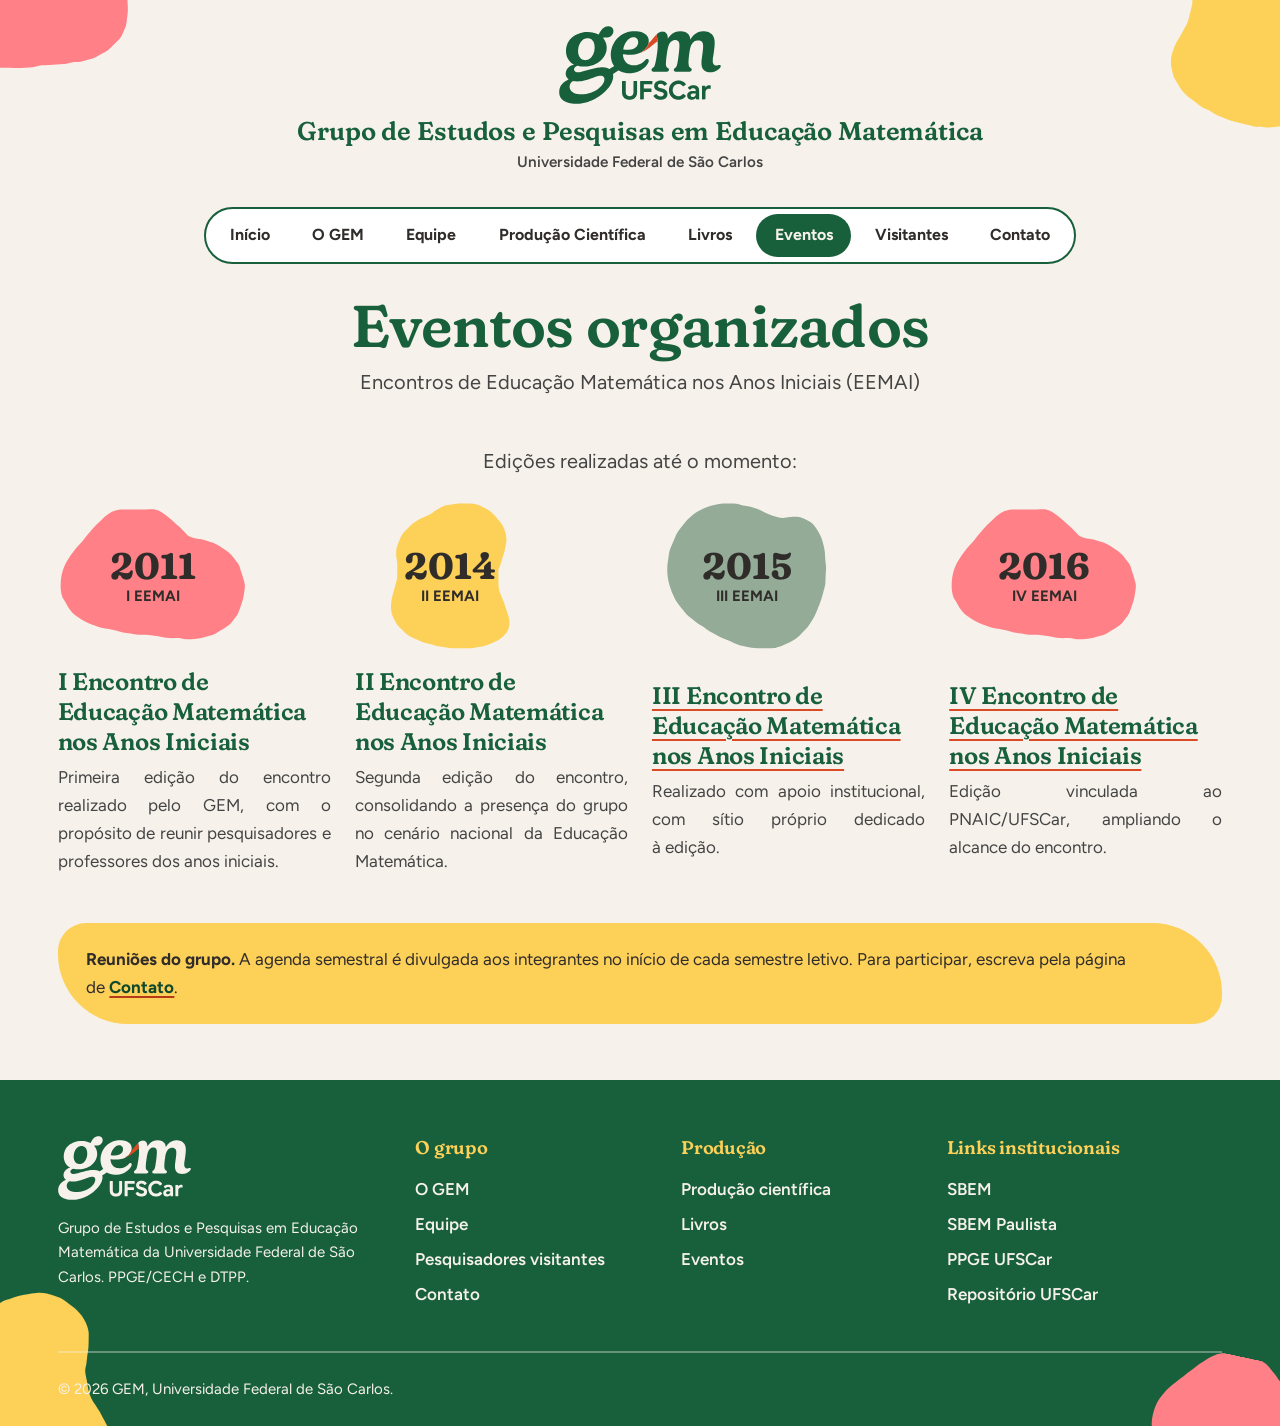
<file: eventos.html>
<!DOCTYPE html>
<html lang="pt-BR">
<head>
  <meta charset="UTF-8">
  <meta name="viewport" content="width=device-width, initial-scale=1.0">
  <meta name="description" content="Eventos organizados pelo GEM UFSCar: Encontros de Educação Matemática nos Anos Iniciais (EEMAI).">
  <meta name="theme-color" content="#18603c">
  <title>Eventos | GEM UFSCar</title>
  <link rel="preload" href="assets/fonts/fraunces-latin-soft-normal.woff2" as="font" type="font/woff2" crossorigin>
  <link rel="preload" href="assets/fonts/figtree-latin-wght-normal.woff2" as="font" type="font/woff2" crossorigin>
  <link rel="stylesheet" href="css/main.css">
  <link rel="stylesheet" href="css/components.css">
  <link rel="stylesheet" href="css/responsive.css">
  <link rel="icon" href="assets/icons/favicon.svg" type="image/svg+xml">
</head>
<body>
  <a class="skip-link" href="#main">Pular para o conteúdo principal</a>

  <header class="site-header">
    <div class="brand">
      <span class="blob blob--coral" style="--w:190px;--l:-60px;--t:-60px;--rot:-12deg" aria-hidden="true"></span>
      <span class="blob blob--amarelo" style="--w:150px;--r:-45px;--t:-55px;--rot:14deg" aria-hidden="true"></span>
      <a class="brand-logo" href="index.html" aria-label="GEM UFSCar, página inicial">
        <img src="assets/images/logo-gem.svg" alt="" width="162" height="78">
      </a>
      <p class="brand-name">Grupo de Estudos e Pesquisas em Educação Matemática</p>
      <p class="brand-inst">Universidade Federal de São Carlos</p>
    </div>
    <nav class="site-nav" aria-label="Navegação principal">
      <button class="nav-toggle" aria-expanded="false" aria-controls="primary-nav">
        <span class="nav-toggle-barras" aria-hidden="true"><span></span><span></span><span></span></span>
        Menu
      </button>
      <ul class="nav-list" id="primary-nav">
          <li><a class="nav-link" href="index.html">Início</a></li>
          <li><a class="nav-link" href="o-gem.html">O GEM</a></li>
          <li><a class="nav-link" href="equipe.html">Equipe</a></li>
          <li><a class="nav-link" href="producao-cientifica.html">Produção Científica</a></li>
          <li><a class="nav-link" href="livros.html">Livros</a></li>
          <li><a class="nav-link active" href="eventos.html" aria-current="page">Eventos</a></li>
          <li><a class="nav-link" href="visitantes.html">Visitantes</a></li>
          <li><a class="nav-link" href="contato.html">Contato</a></li>
      </ul>
    </nav>
  </header>

  <main id="main">
    <div class="page-head">
      
      <div class="container">
        <h1>Eventos organizados</h1>
        <p class="lead">Encontros de Educação Matemática nos Anos Iniciais (EEMAI)</p>
      </div>
    </div>

    <section class="section">
      <div class="container container--medio">
        <p class="lead lead-centro mb-xl">Edições realizadas até o momento:</p>
        <div class="edicoes">
          <article class="edicao">
            <div class="edicao-mancha" aria-hidden="true"><span><b>2011</b><small>I EEMAI</small></span></div>
            <div>
              <h3>I Encontro de Educação Matemática nos Anos Iniciais</h3>
              <p>Primeira edição do encontro realizado pelo GEM, com o propósito de reunir pesquisadores e professores dos anos iniciais.</p>
            </div>
          </article>
          <article class="edicao">
            <div class="edicao-mancha" aria-hidden="true"><span><b>2014</b><small>II EEMAI</small></span></div>
            <div>
              <h3>II Encontro de Educação Matemática nos Anos Iniciais</h3>
              <p>Segunda edição do encontro, consolidando a presença do grupo no cenário nacional da Educação Matemática.</p>
            </div>
          </article>
          <article class="edicao">
            <div class="edicao-mancha" aria-hidden="true"><span><b>2015</b><small>III EEMAI</small></span></div>
            <div>
              <h3><a href="https://sites.google.com/site/educacaomatematicaanosiniciais/" target="_blank" rel="noopener">III Encontro de Educação Matemática nos Anos Iniciais</a></h3>
              <p>Realizado com apoio institucional, com sítio próprio dedicado à edição.</p>
            </div>
          </article>
          <article class="edicao">
            <div class="edicao-mancha" aria-hidden="true"><span><b>2016</b><small>IV EEMAI</small></span></div>
            <div>
              <h3><a href="http://www.pnaic.ufscar.br/events/view/3" target="_blank" rel="noopener">IV Encontro de Educação Matemática nos Anos Iniciais</a></h3>
              <p>Edição vinculada ao PNAIC/UFSCar, ampliando o alcance do encontro.</p>
            </div>
          </article>
        </div>
        <div class="aviso" role="note">
          <p><strong>Reuniões do grupo.</strong> A agenda semestral é divulgada aos integrantes no início de cada semestre letivo. Para participar, escreva pela página de <a href="contato.html">Contato</a>.</p>
        </div>
      </div>
    </section>
  </main>

  <footer class="site-footer">
    <span class="blob blob--amarelo" style="--w:160px;--l:-55px;--b:-60px;--rot:-10deg" aria-hidden="true"></span>
    <span class="blob blob--coral" style="--w:190px;--r:-60px;--b:-65px;--rot:12deg" aria-hidden="true"></span>
    <div class="container">
      <div class="footer-grid">
        <div class="footer-brand">
          <div class="footer-logo"><img src="assets/images/logo-gem-claro.svg" alt="GEM UFSCar" width="134" height="64"></div>
          <p class="footer-tagline">Grupo de Estudos e Pesquisas em Educação Matemática da Universidade Federal de São Carlos. PPGE/CECH e DTPP.</p>
        </div>
        <div>
          <h3 class="footer-title">O grupo</h3>
          <ul class="footer-links">
            <li><a href="o-gem.html">O GEM</a></li>
            <li><a href="equipe.html">Equipe</a></li>
            <li><a href="visitantes.html">Pesquisadores visitantes</a></li>
            <li><a href="contato.html">Contato</a></li>
          </ul>
        </div>
        <div>
          <h3 class="footer-title">Produção</h3>
          <ul class="footer-links">
            <li><a href="producao-cientifica.html">Produção científica</a></li>
            <li><a href="livros.html">Livros</a></li>
            <li><a href="eventos.html">Eventos</a></li>
          </ul>
        </div>
        <div>
          <h3 class="footer-title">Links institucionais</h3>
          <ul class="footer-links">
            <li><a href="https://sbembrasil.org.br/sbembrasil/" target="_blank" rel="noopener">SBEM</a></li>
            <li><a href="http://sbempaulista.org.br/" target="_blank" rel="noopener">SBEM Paulista</a></li>
            <li><a href="http://www.ppge.ufscar.br/" target="_blank" rel="noopener">PPGE UFSCar</a></li>
            <li><a href="https://repositorio.ufscar.br/" target="_blank" rel="noopener">Repositório UFSCar</a></li>
          </ul>
        </div>
      </div>
      <div class="footer-bottom">
        <p>© <span data-year>2026</span> GEM, Universidade Federal de São Carlos.</p>
      </div>
    </div>
  </footer>

  <button class="back-to-top" aria-label="Voltar ao topo"><svg width="20" height="20" viewBox="0 0 24 24" fill="none" stroke="currentColor" stroke-width="2.6" stroke-linecap="round" stroke-linejoin="round" aria-hidden="true"><path d="m18 15-6-6-6 6"/></svg></button>
  <script src="js/main.js"></script>
</body>
</html>
</file>
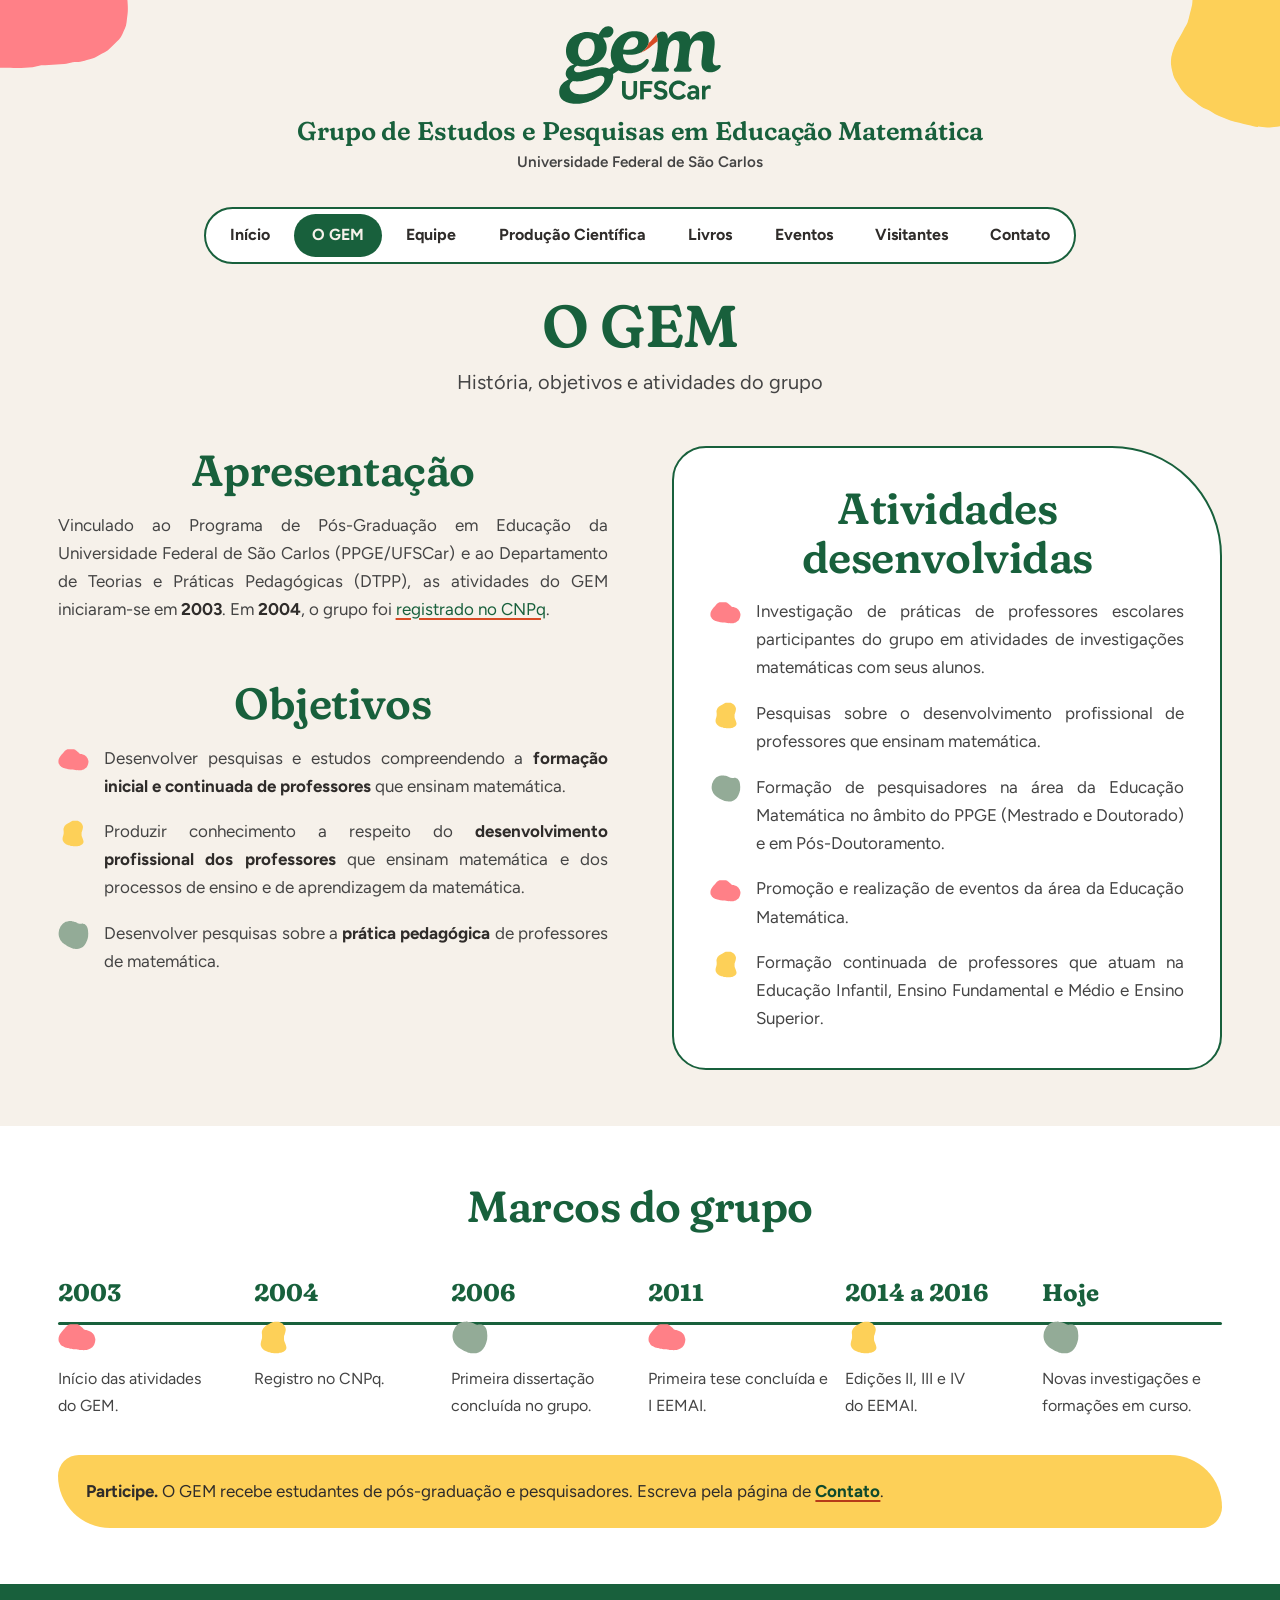
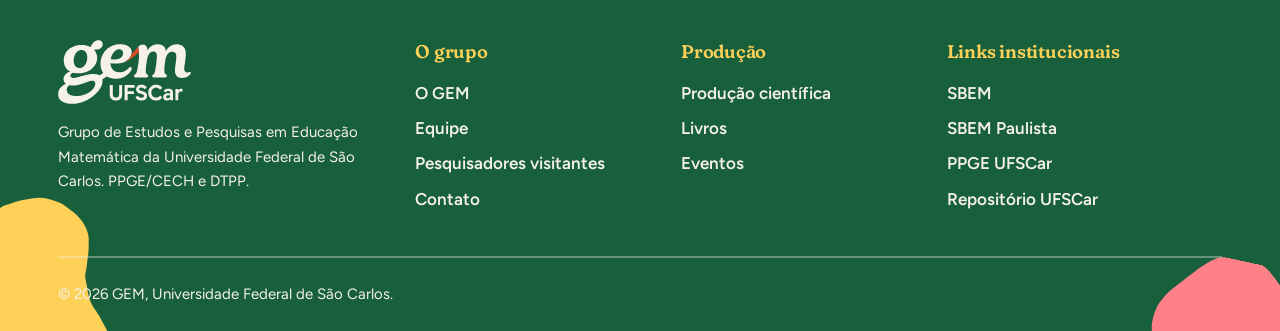
<file: o-gem.html>
<!DOCTYPE html>
<html lang="pt-BR">
<head>
  <meta charset="UTF-8">
  <meta name="viewport" content="width=device-width, initial-scale=1.0">
  <meta name="description" content="Sobre o GEM: história, objetivos, atividades e vinculação ao PPGE/UFSCar e ao DTPP.">
  <meta name="theme-color" content="#18603c">
  <title>O GEM | GEM UFSCar</title>
  <link rel="preload" href="assets/fonts/fraunces-latin-soft-normal.woff2" as="font" type="font/woff2" crossorigin>
  <link rel="preload" href="assets/fonts/figtree-latin-wght-normal.woff2" as="font" type="font/woff2" crossorigin>
  <link rel="stylesheet" href="css/main.css">
  <link rel="stylesheet" href="css/components.css">
  <link rel="stylesheet" href="css/responsive.css">
  <link rel="icon" href="assets/icons/favicon.svg" type="image/svg+xml">
</head>
<body>
  <a class="skip-link" href="#main">Pular para o conteúdo principal</a>

  <header class="site-header">
    <div class="brand">
      <span class="blob blob--coral" style="--w:190px;--l:-60px;--t:-60px;--rot:-12deg" aria-hidden="true"></span>
      <span class="blob blob--amarelo" style="--w:150px;--r:-45px;--t:-55px;--rot:14deg" aria-hidden="true"></span>
      <a class="brand-logo" href="index.html" aria-label="GEM UFSCar, página inicial">
        <img src="assets/images/logo-gem.svg" alt="" width="162" height="78">
      </a>
      <p class="brand-name">Grupo de Estudos e Pesquisas em Educação Matemática</p>
      <p class="brand-inst">Universidade Federal de São Carlos</p>
    </div>
    <nav class="site-nav" aria-label="Navegação principal">
      <button class="nav-toggle" aria-expanded="false" aria-controls="primary-nav">
        <span class="nav-toggle-barras" aria-hidden="true"><span></span><span></span><span></span></span>
        Menu
      </button>
      <ul class="nav-list" id="primary-nav">
          <li><a class="nav-link" href="index.html">Início</a></li>
          <li><a class="nav-link active" href="o-gem.html" aria-current="page">O GEM</a></li>
          <li><a class="nav-link" href="equipe.html">Equipe</a></li>
          <li><a class="nav-link" href="producao-cientifica.html">Produção Científica</a></li>
          <li><a class="nav-link" href="livros.html">Livros</a></li>
          <li><a class="nav-link" href="eventos.html">Eventos</a></li>
          <li><a class="nav-link" href="visitantes.html">Visitantes</a></li>
          <li><a class="nav-link" href="contato.html">Contato</a></li>
      </ul>
    </nav>
  </header>

  <main id="main">
    <div class="page-head">
      
      <div class="container">
        <h1>O GEM</h1>
        <p class="lead">História, objetivos e atividades do grupo</p>
      </div>
    </div>

    <section class="section" id="apresentacao">
      <div class="container">
        <div class="duas-colunas prosa">
          <div>
            <h2>Apresentação</h2>
            <p>Vinculado ao Programa de Pós-Graduação em Educação da Universidade Federal de São Carlos (PPGE/UFSCar) e ao Departamento de Teorias e Práticas Pedagógicas (DTPP), as atividades do GEM iniciaram-se em <strong>2003</strong>. Em <strong>2004</strong>, o grupo foi <a href="http://dgp.cnpq.br/dgp/espelhogrupo/8980945025405320" target="_blank" rel="noopener">registrado no CNPq</a>.</p>

            <h2>Objetivos</h2>
            <ul class="marcadores">
              <li>Desenvolver pesquisas e estudos compreendendo a <strong>formação inicial e continuada de professores</strong> que ensinam matemática.</li>
              <li>Produzir conhecimento a respeito do <strong>desenvolvimento profissional dos professores</strong> que ensinam matemática e dos processos de ensino e de aprendizagem da matemática.</li>
              <li>Desenvolver pesquisas sobre a <strong>prática pedagógica</strong> de professores de matemática.</li>
            </ul>
          </div>
          <div class="coluna-destaque" id="atividades">
            <h2>Atividades desenvolvidas</h2>
            <ul class="marcadores">
              <li>Investigação de práticas de professores escolares participantes do grupo em atividades de investigações matemáticas com seus alunos.</li>
              <li>Pesquisas sobre o desenvolvimento profissional de professores que ensinam matemática.</li>
              <li>Formação de pesquisadores na área da Educação Matemática no âmbito do PPGE (Mestrado e Doutorado) e em Pós-Doutoramento.</li>
              <li>Promoção e realização de eventos da área da Educação Matemática.</li>
              <li>Formação continuada de professores que atuam na Educação Infantil, Ensino Fundamental e Médio e Ensino Superior.</li>
            </ul>
          </div>
        </div>
      </div>
    </section>

    <section class="section section--branca">
      <div class="container prosa">
        <h2 class="text-center">Marcos do grupo</h2>
        <ol class="tempo">
          <li class="tempo-item"><span class="tempo-ano">2003</span><span class="tempo-ponto" aria-hidden="true"></span><p class="tempo-texto">Início das atividades do GEM.</p></li>
          <li class="tempo-item"><span class="tempo-ano">2004</span><span class="tempo-ponto" aria-hidden="true"></span><p class="tempo-texto">Registro no CNPq.</p></li>
          <li class="tempo-item"><span class="tempo-ano">2006</span><span class="tempo-ponto" aria-hidden="true"></span><p class="tempo-texto">Primeira dissertação concluída no grupo.</p></li>
          <li class="tempo-item"><span class="tempo-ano">2011</span><span class="tempo-ponto" aria-hidden="true"></span><p class="tempo-texto">Primeira tese concluída e I EEMAI.</p></li>
          <li class="tempo-item"><span class="tempo-ano">2014 a 2016</span><span class="tempo-ponto" aria-hidden="true"></span><p class="tempo-texto">Edições II, III e IV do EEMAI.</p></li>
          <li class="tempo-item"><span class="tempo-ano">Hoje</span><span class="tempo-ponto" aria-hidden="true"></span><p class="tempo-texto">Novas investigações e formações em curso.</p></li>
        </ol>
        <div class="aviso" role="note">
          <p><strong>Participe.</strong> O GEM recebe estudantes de pós-graduação e pesquisadores. Escreva pela página de <a href="contato.html">Contato</a>.</p>
        </div>
      </div>
    </section>
  </main>

  <footer class="site-footer">
    <span class="blob blob--amarelo" style="--w:160px;--l:-55px;--b:-60px;--rot:-10deg" aria-hidden="true"></span>
    <span class="blob blob--coral" style="--w:190px;--r:-60px;--b:-65px;--rot:12deg" aria-hidden="true"></span>
    <div class="container">
      <div class="footer-grid">
        <div class="footer-brand">
          <div class="footer-logo"><img src="assets/images/logo-gem-claro.svg" alt="GEM UFSCar" width="134" height="64"></div>
          <p class="footer-tagline">Grupo de Estudos e Pesquisas em Educação Matemática da Universidade Federal de São Carlos. PPGE/CECH e DTPP.</p>
        </div>
        <div>
          <h3 class="footer-title">O grupo</h3>
          <ul class="footer-links">
            <li><a href="o-gem.html">O GEM</a></li>
            <li><a href="equipe.html">Equipe</a></li>
            <li><a href="visitantes.html">Pesquisadores visitantes</a></li>
            <li><a href="contato.html">Contato</a></li>
          </ul>
        </div>
        <div>
          <h3 class="footer-title">Produção</h3>
          <ul class="footer-links">
            <li><a href="producao-cientifica.html">Produção científica</a></li>
            <li><a href="livros.html">Livros</a></li>
            <li><a href="eventos.html">Eventos</a></li>
          </ul>
        </div>
        <div>
          <h3 class="footer-title">Links institucionais</h3>
          <ul class="footer-links">
            <li><a href="https://sbembrasil.org.br/sbembrasil/" target="_blank" rel="noopener">SBEM</a></li>
            <li><a href="http://sbempaulista.org.br/" target="_blank" rel="noopener">SBEM Paulista</a></li>
            <li><a href="http://www.ppge.ufscar.br/" target="_blank" rel="noopener">PPGE UFSCar</a></li>
            <li><a href="https://repositorio.ufscar.br/" target="_blank" rel="noopener">Repositório UFSCar</a></li>
          </ul>
        </div>
      </div>
      <div class="footer-bottom">
        <p>© <span data-year>2026</span> GEM, Universidade Federal de São Carlos.</p>
      </div>
    </div>
  </footer>

  <button class="back-to-top" aria-label="Voltar ao topo"><svg width="20" height="20" viewBox="0 0 24 24" fill="none" stroke="currentColor" stroke-width="2.6" stroke-linecap="round" stroke-linejoin="round" aria-hidden="true"><path d="m18 15-6-6-6 6"/></svg></button>
  <script src="js/main.js"></script>
</body>
</html>
</file>
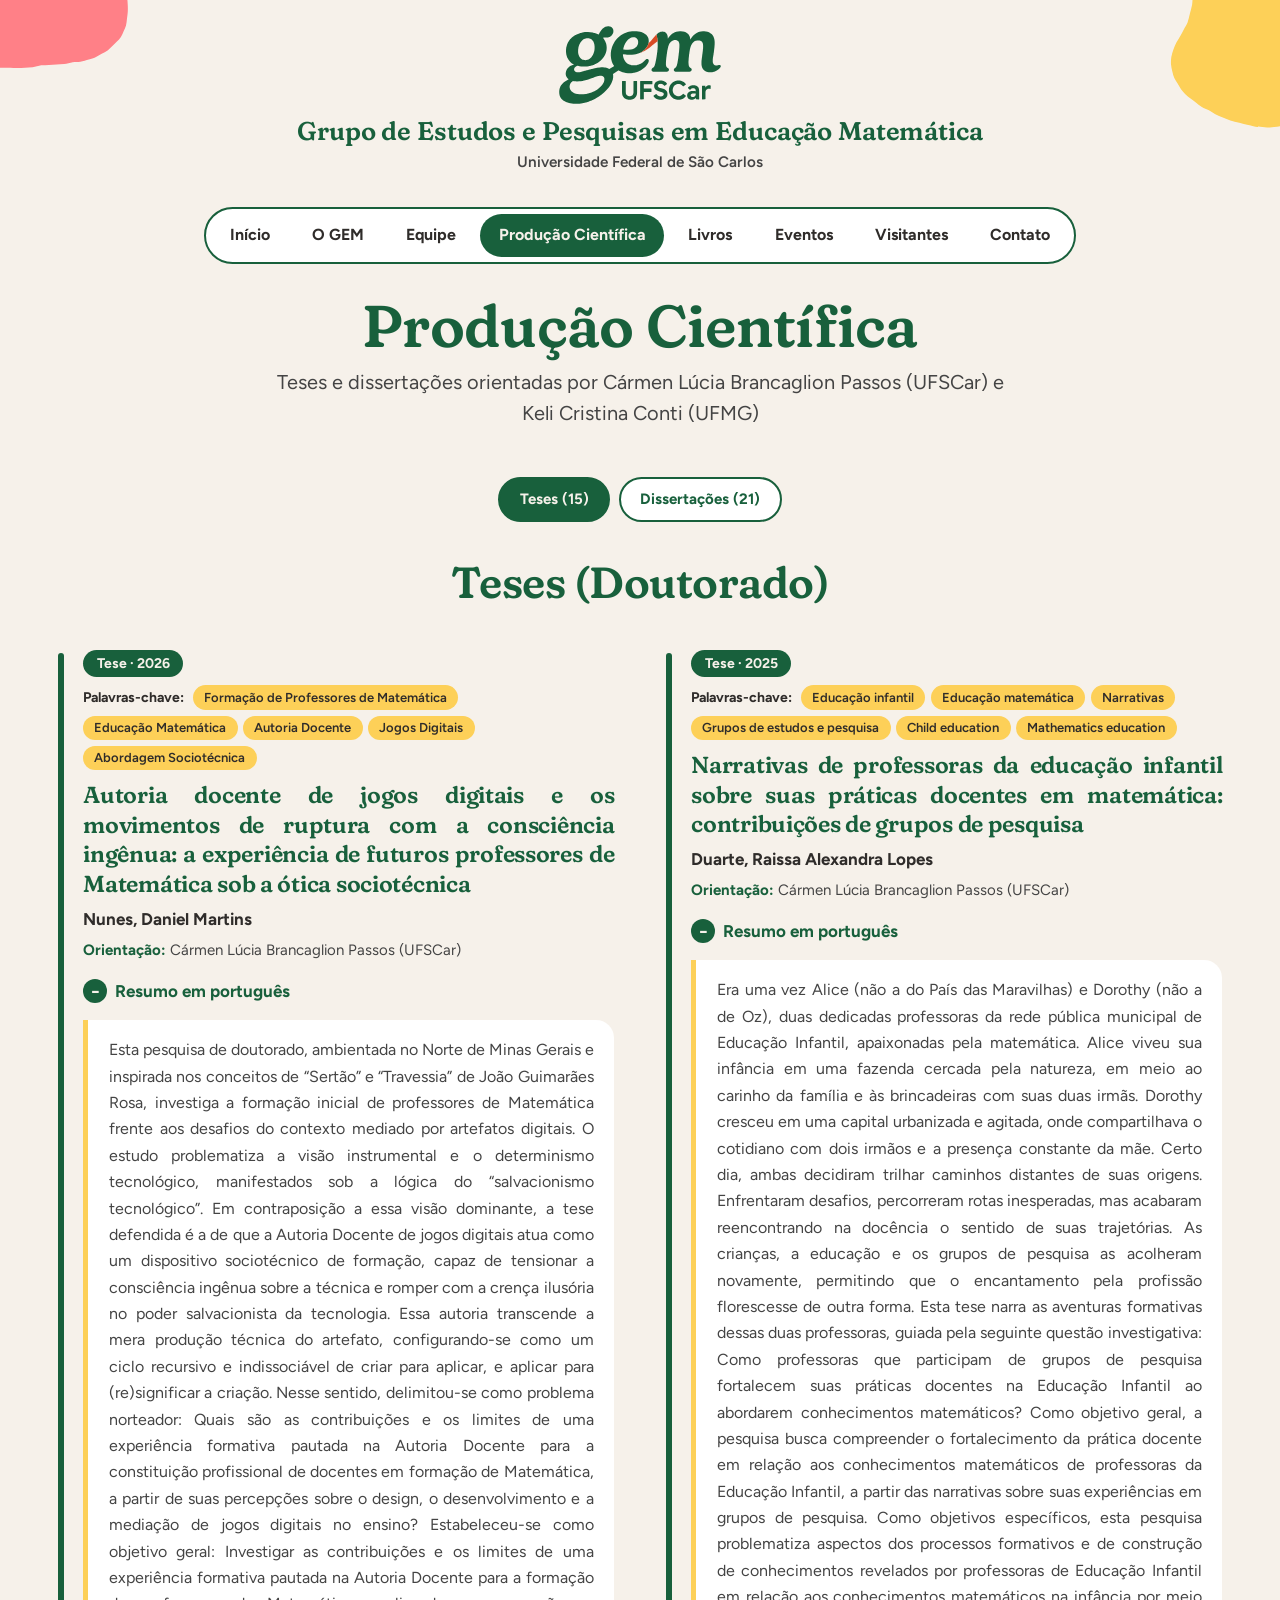
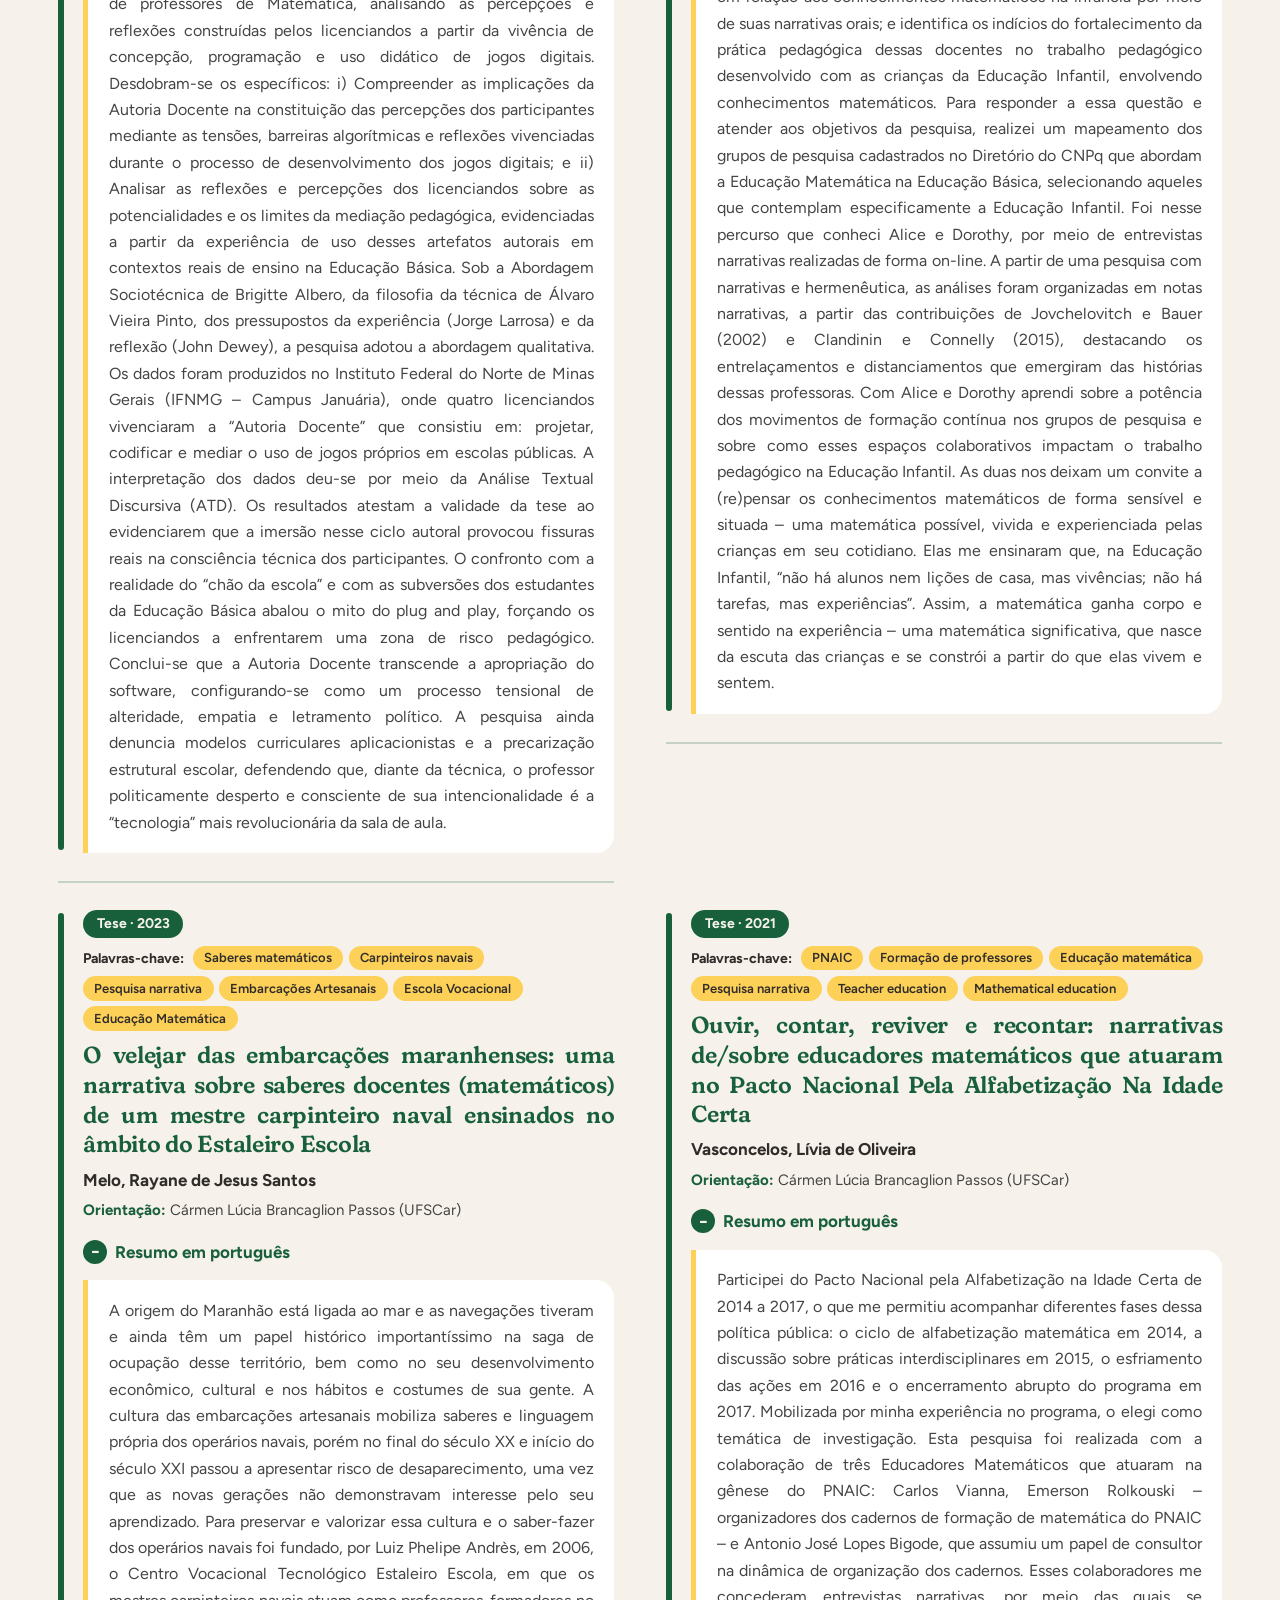
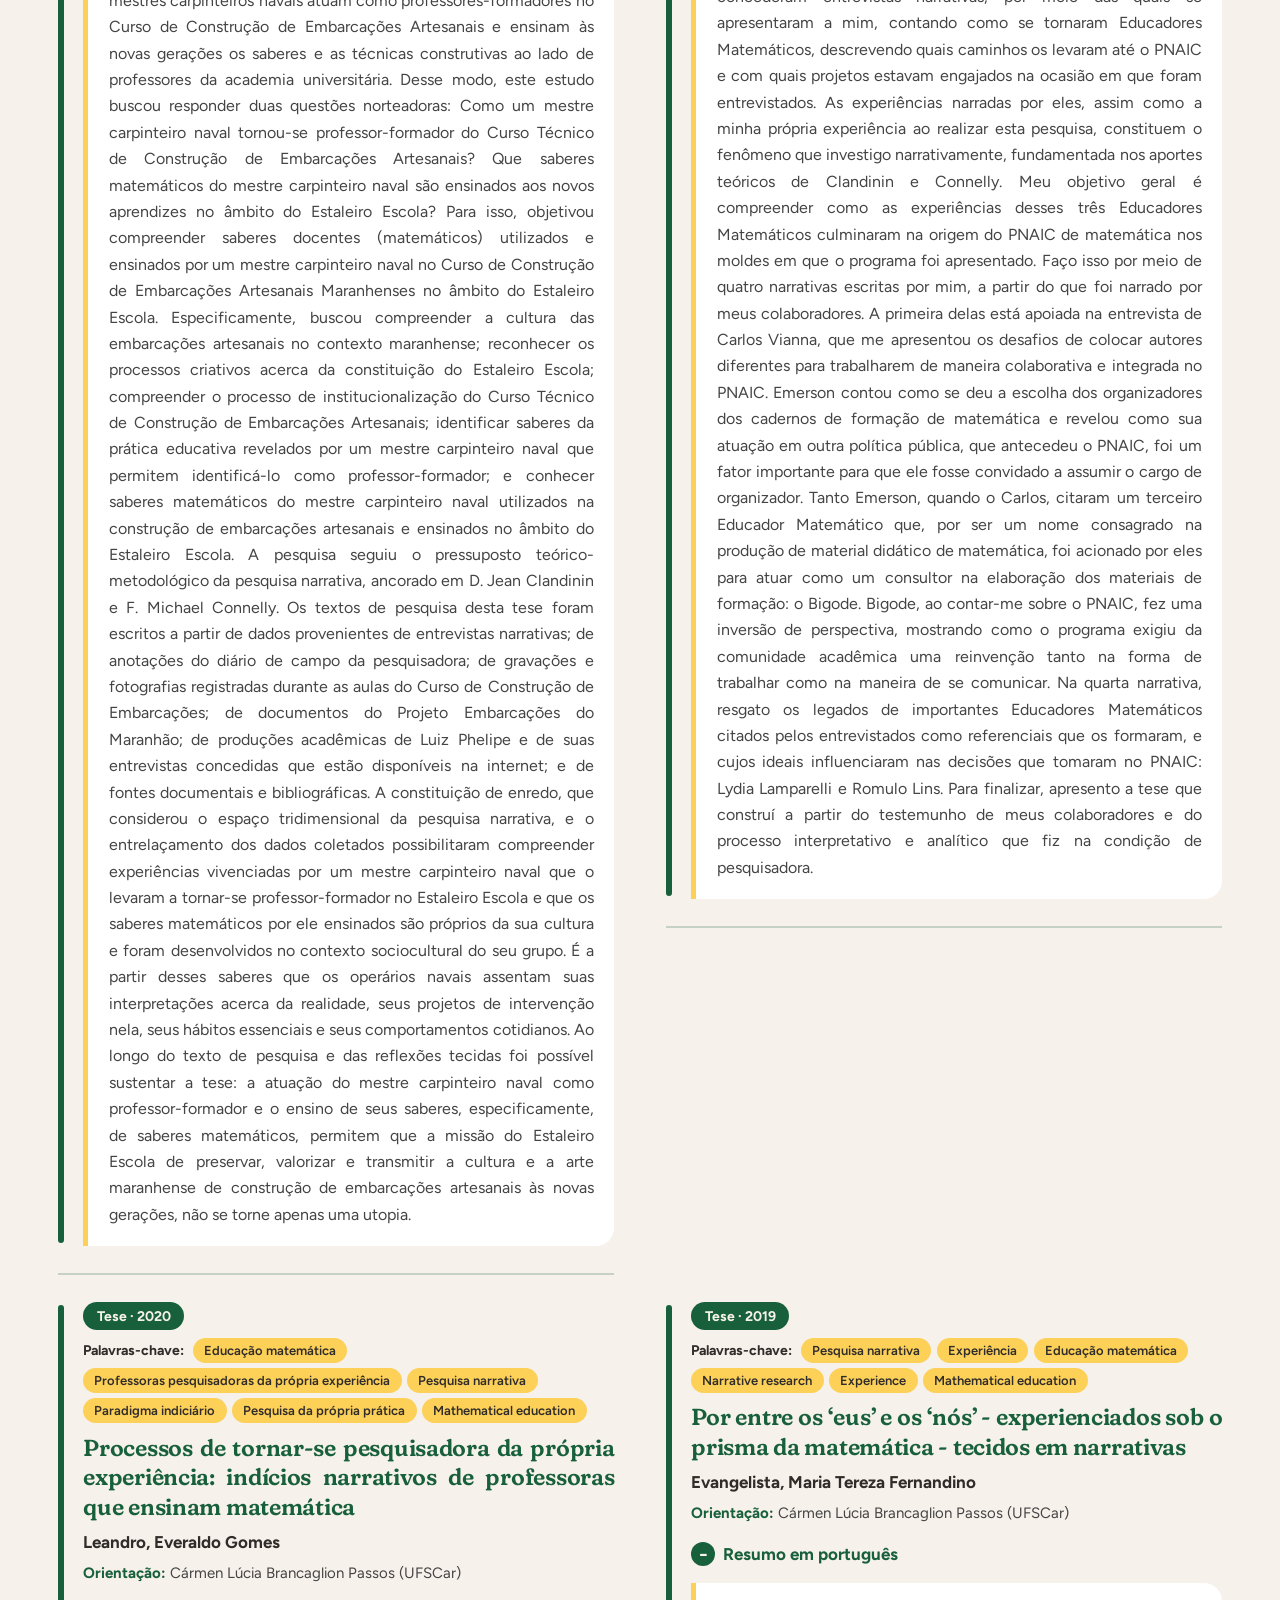
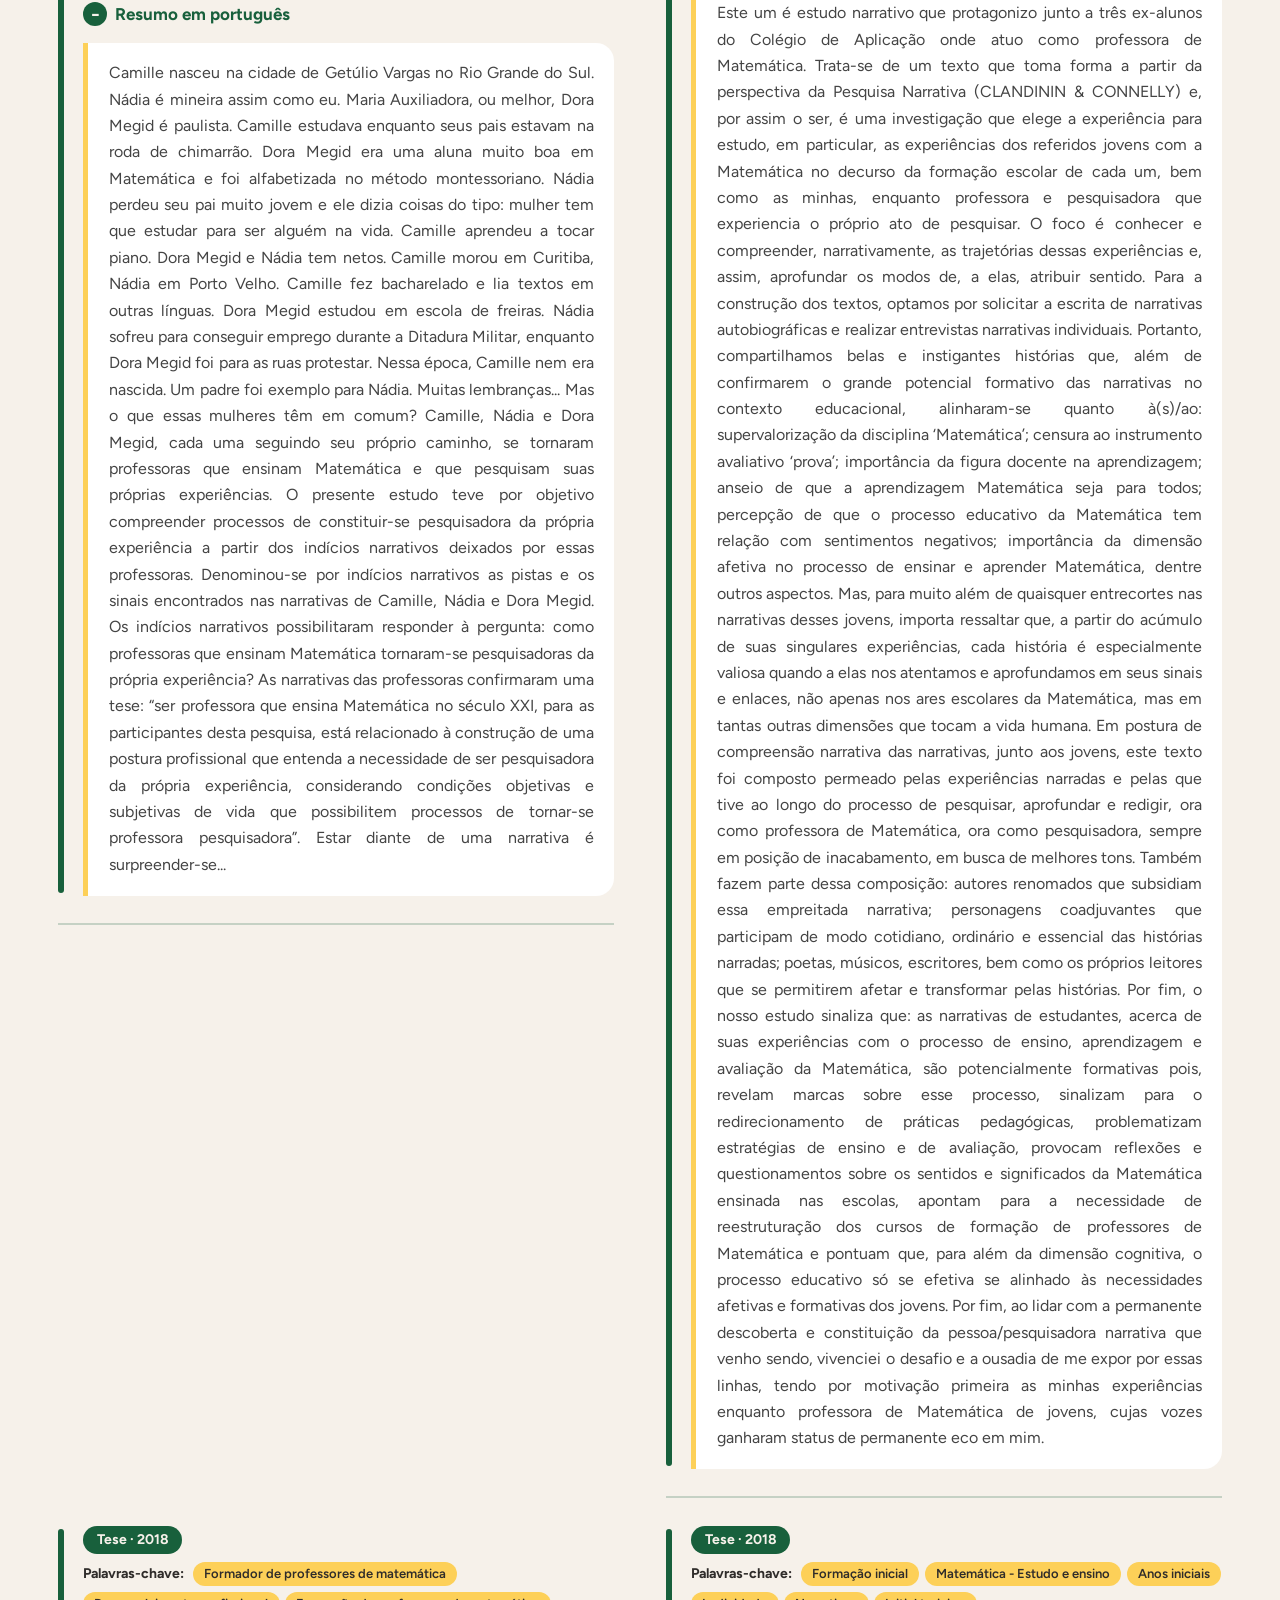
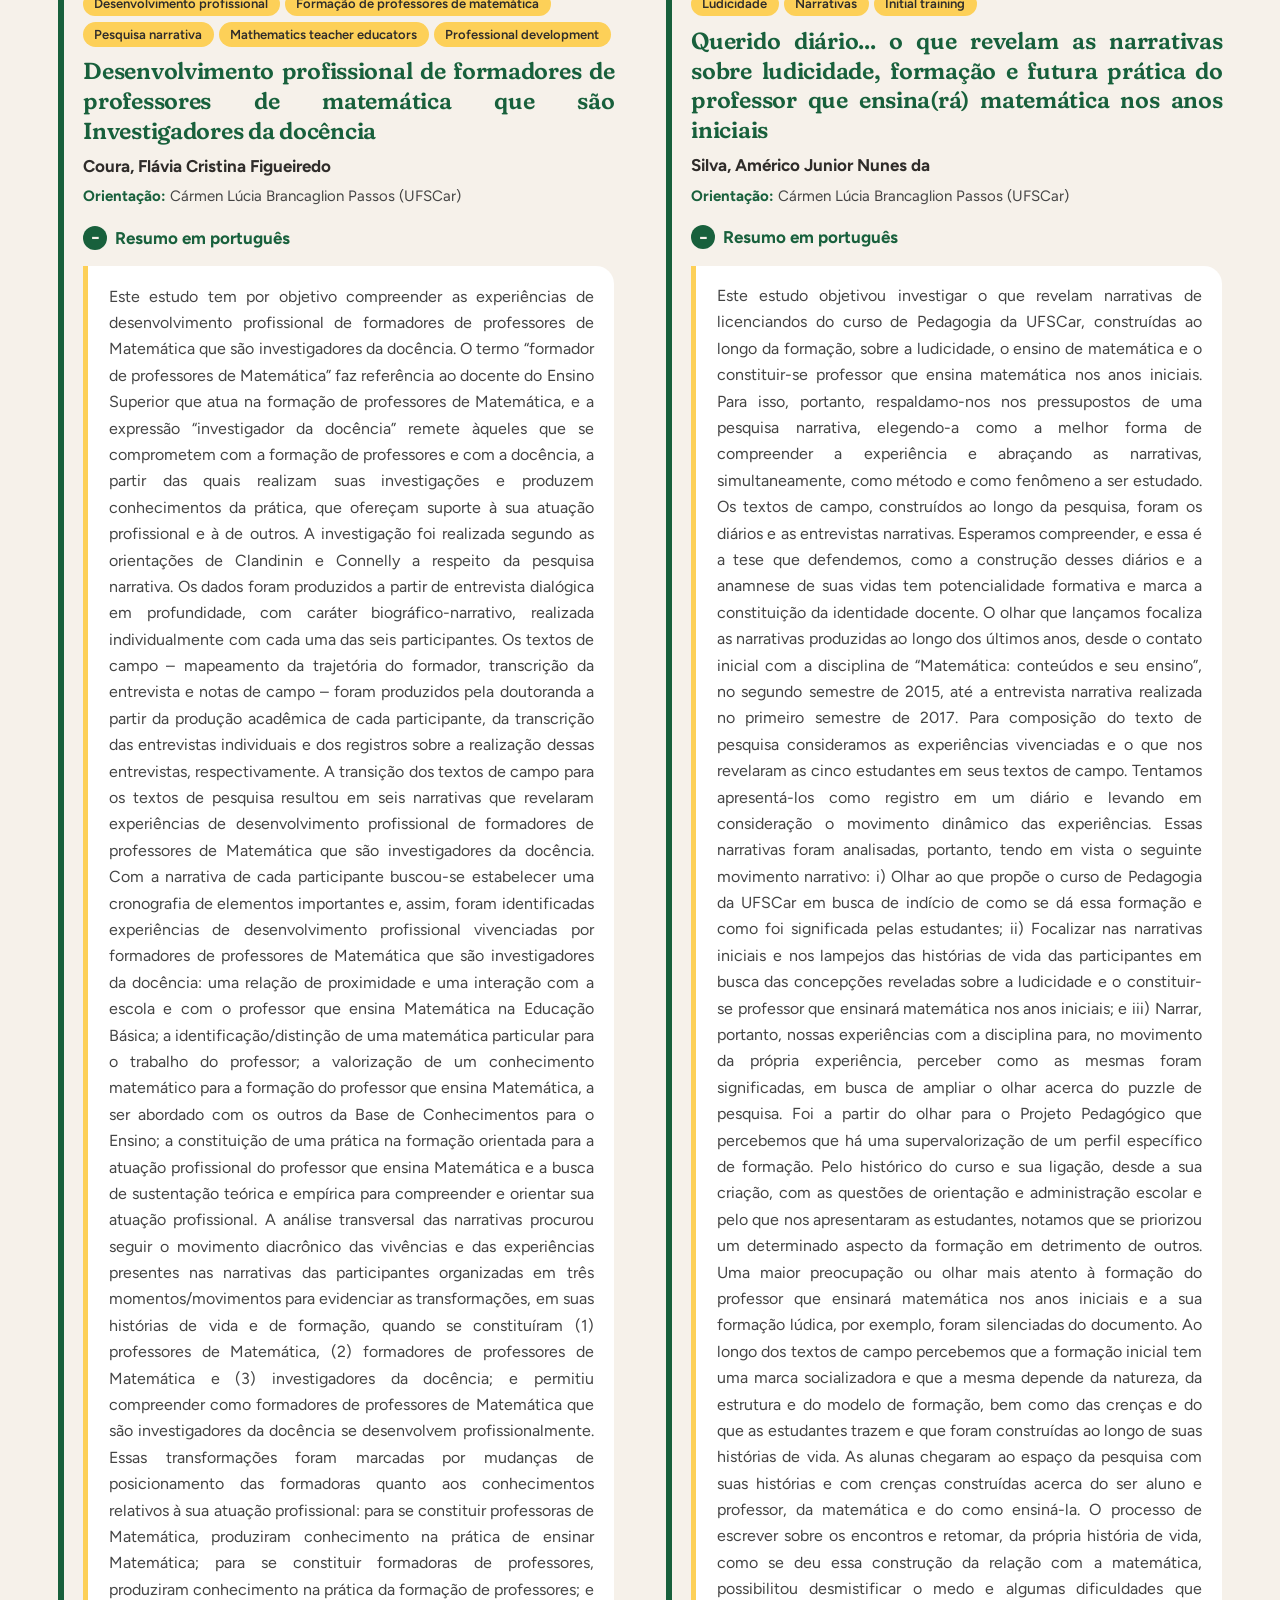
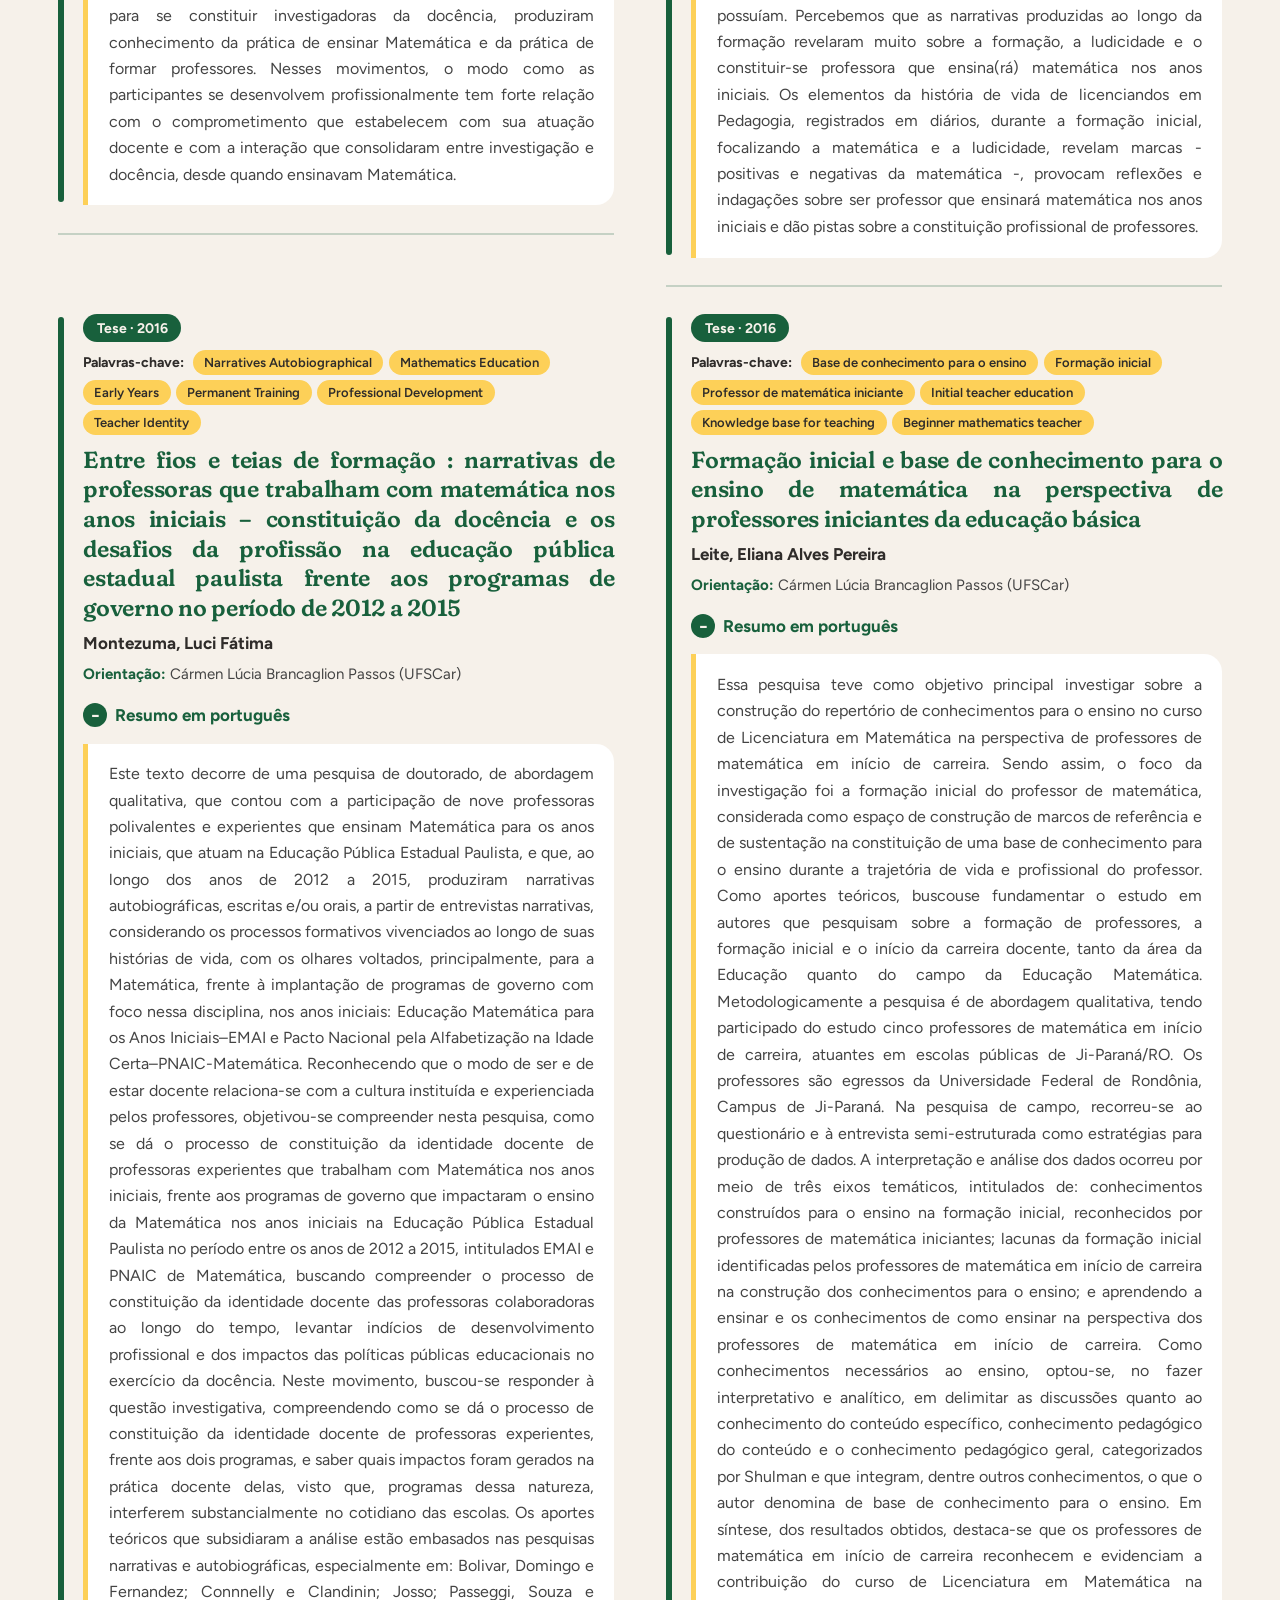
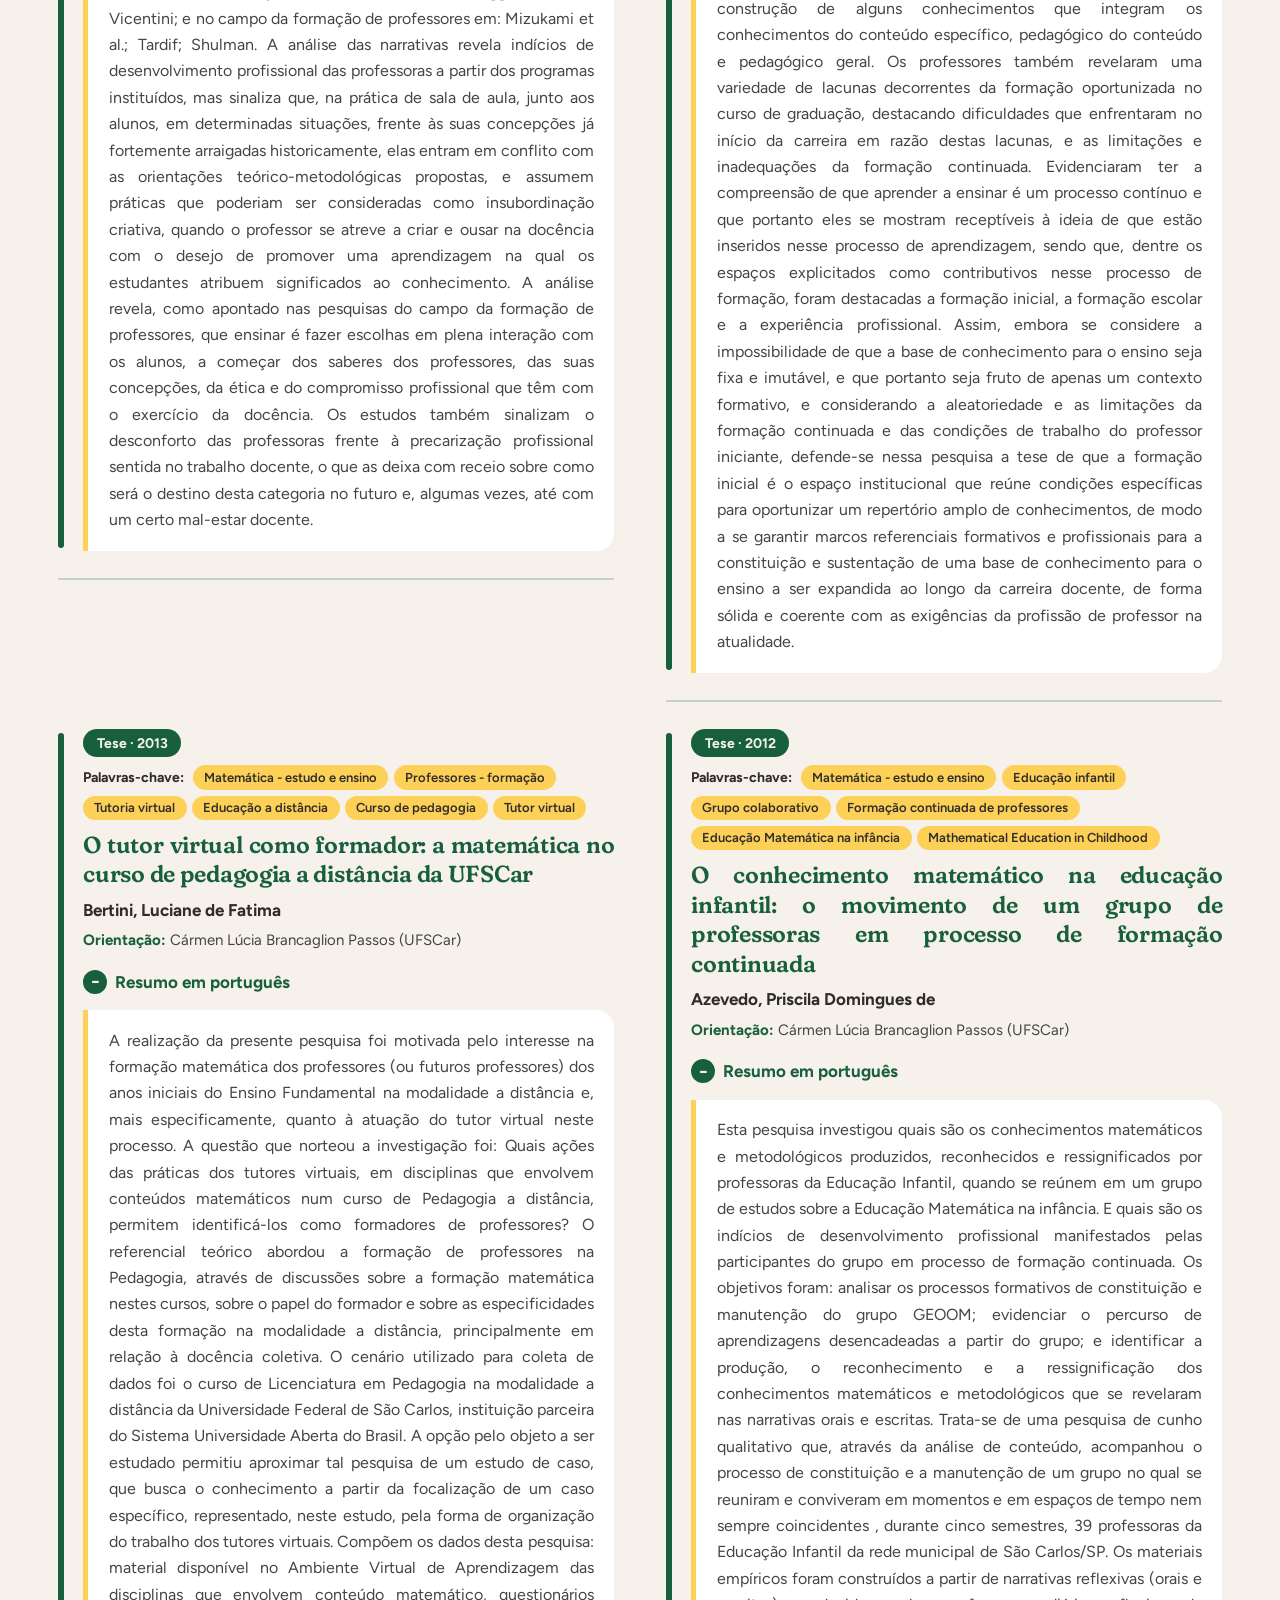
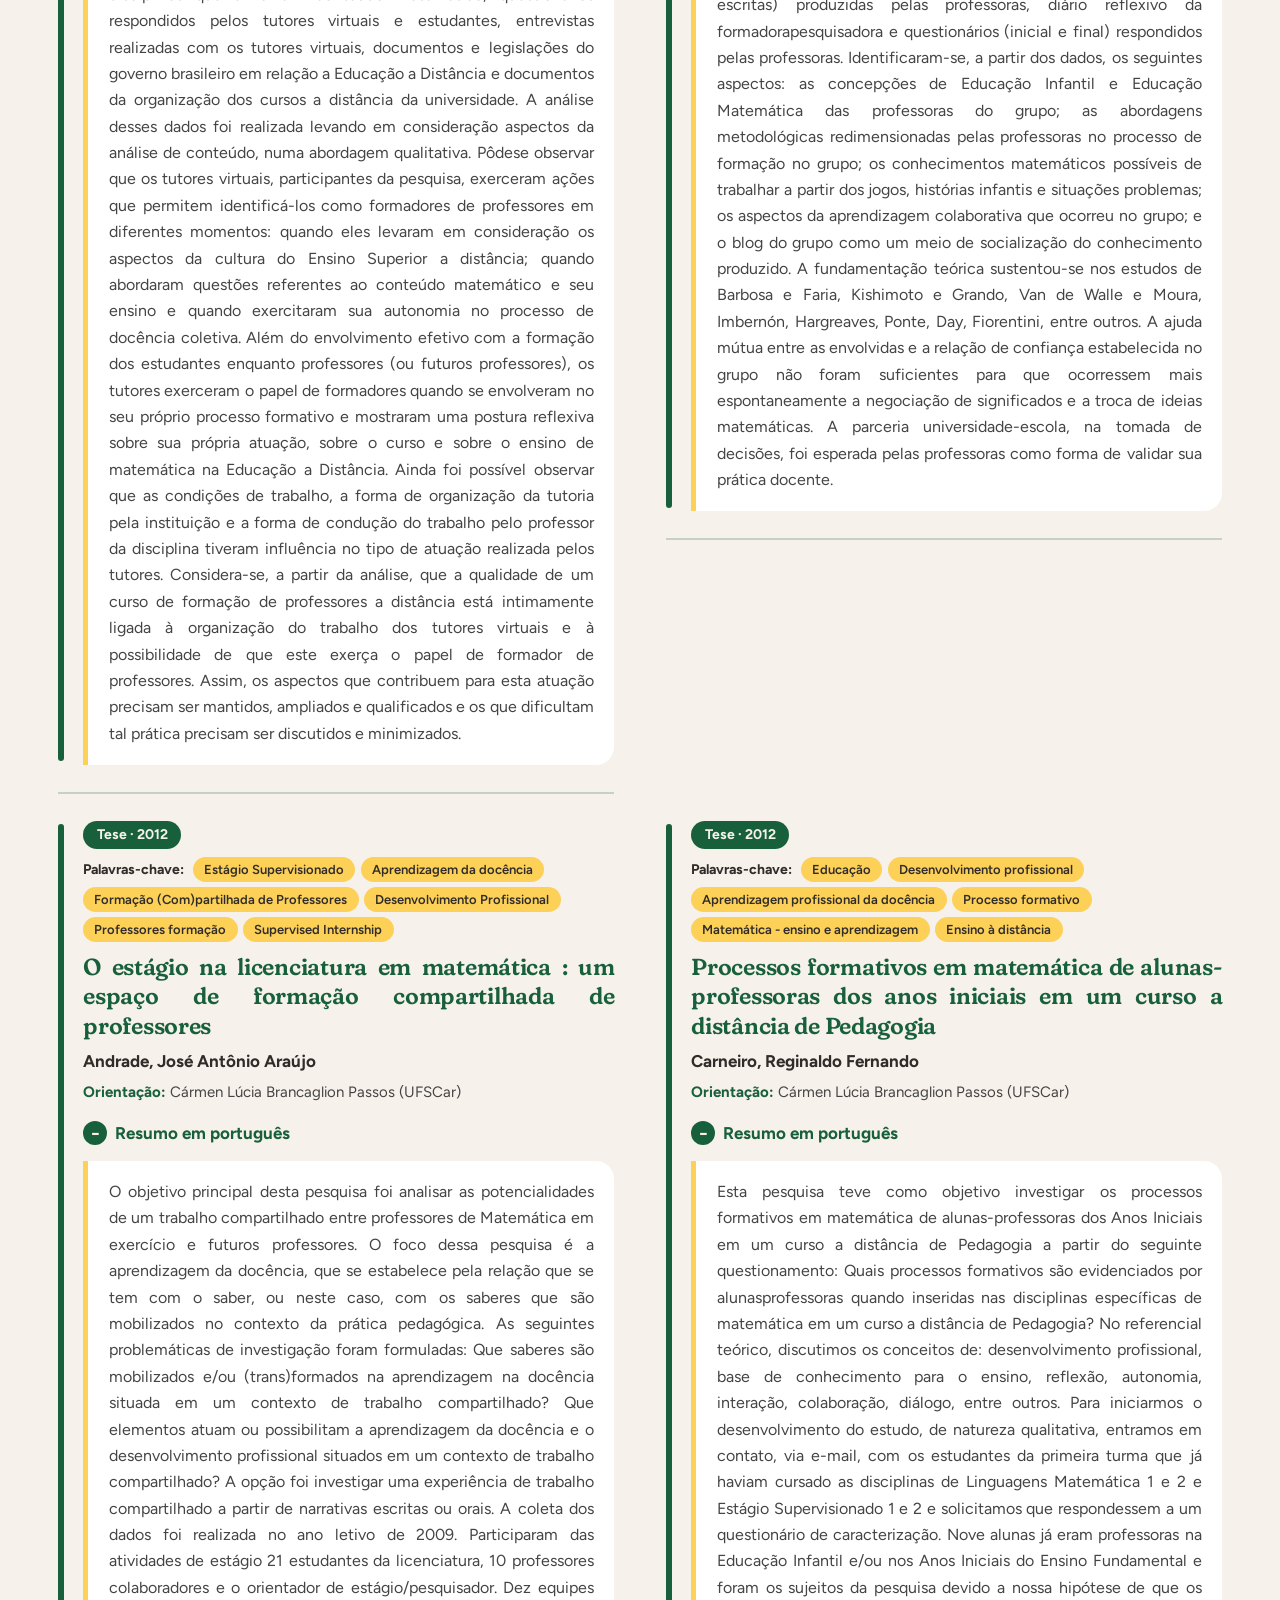
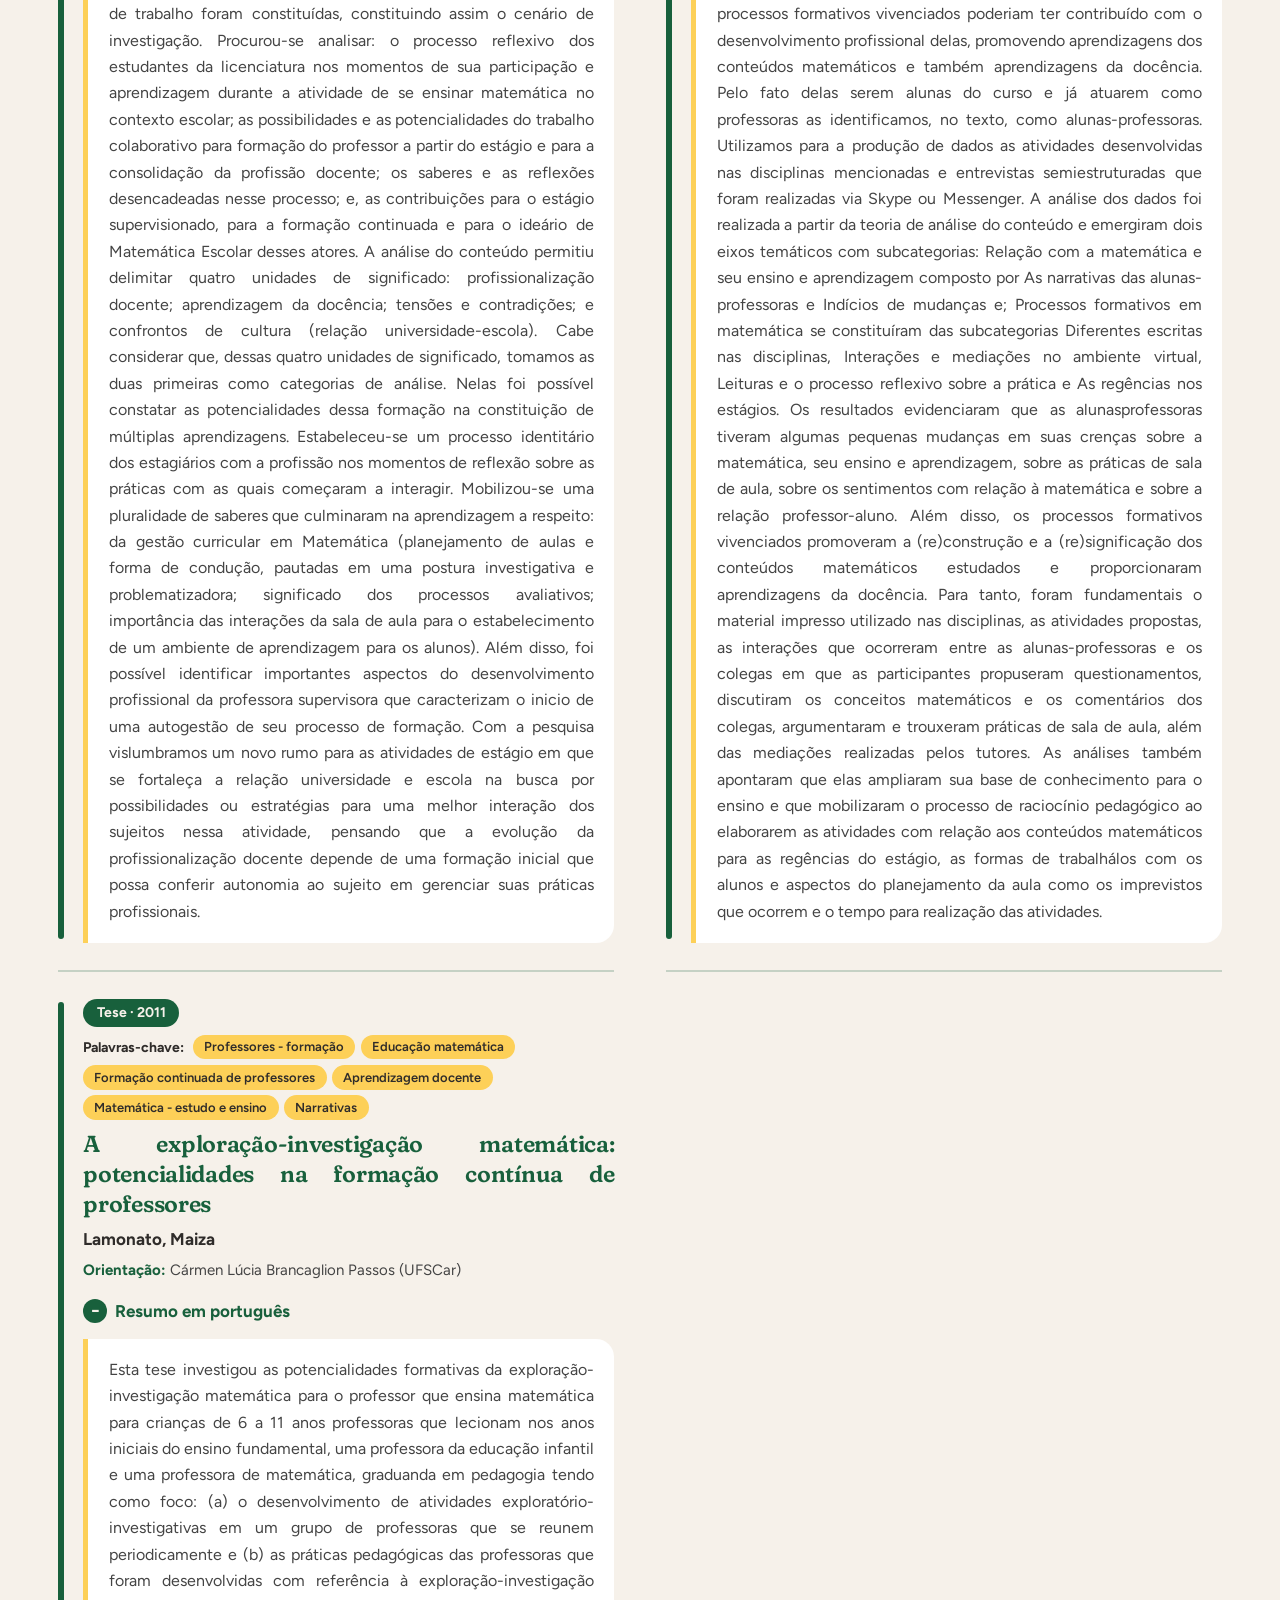
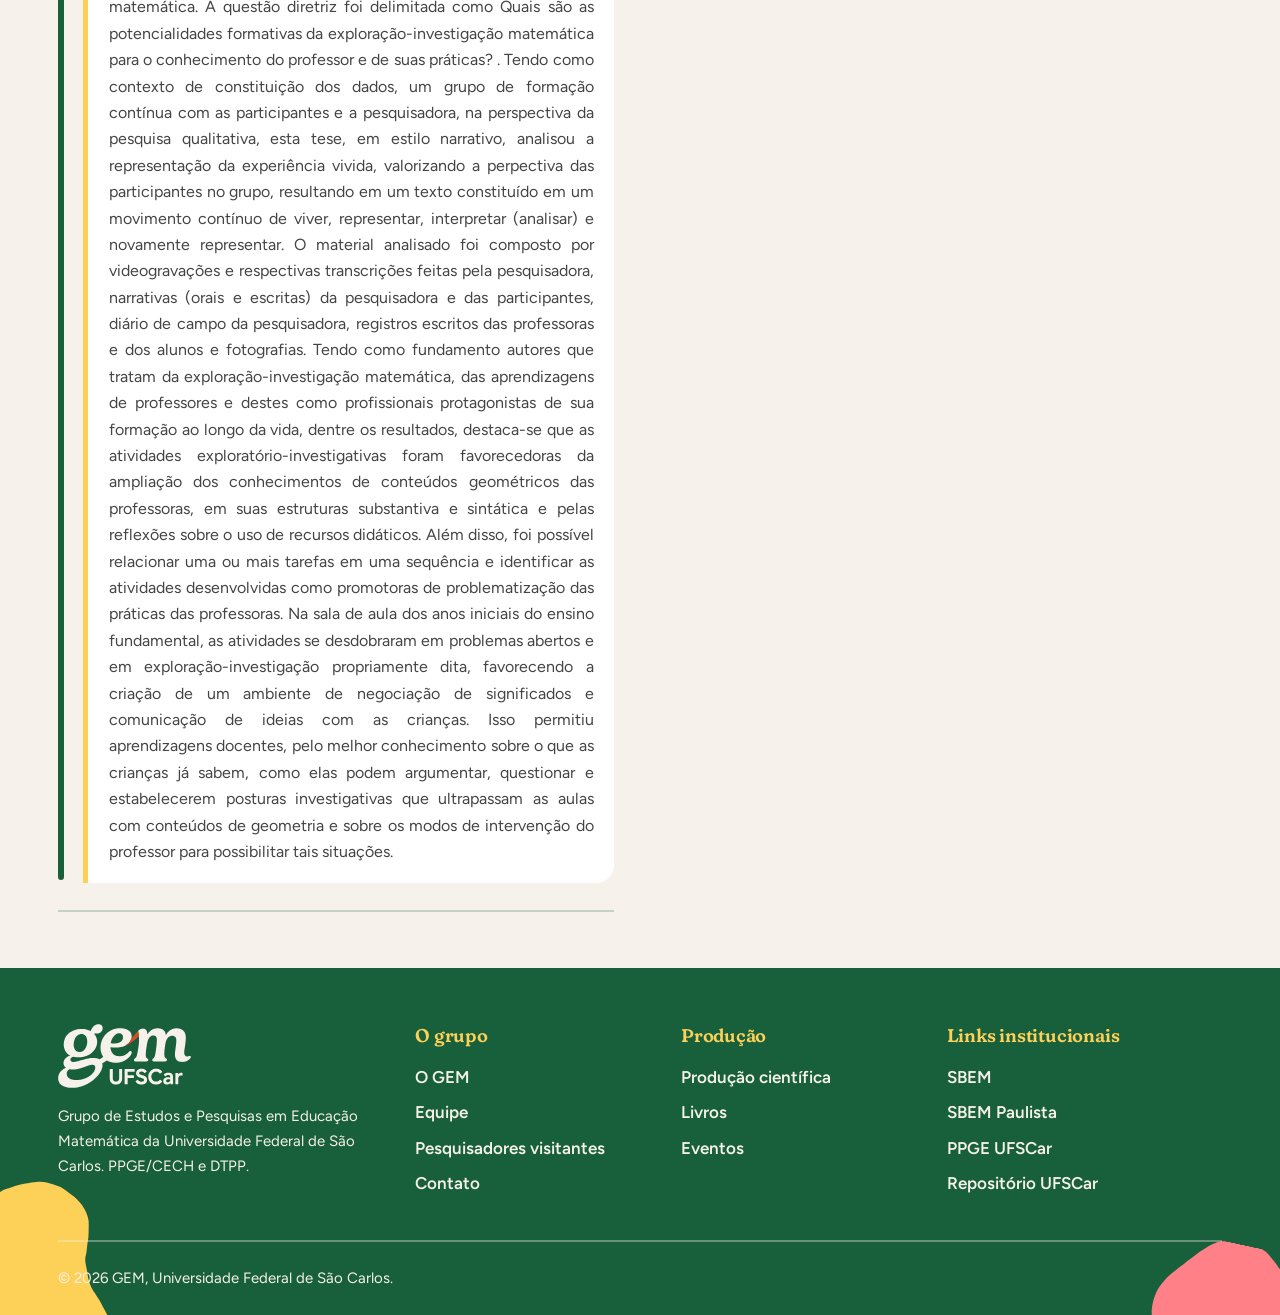
<file: producao-cientifica.html>
<!DOCTYPE html>
<html lang="pt-BR">
<head>
  <meta charset="UTF-8">
  <meta name="viewport" content="width=device-width, initial-scale=1.0">
  <meta name="description" content="Teses e dissertações orientadas por Cármen Lúcia Brancaglion Passos (UFSCar) e Keli Cristina Conti (UFMG).">
  <meta name="theme-color" content="#18603c">
  <title>Produção Científica | GEM UFSCar</title>
  <link rel="preload" href="assets/fonts/fraunces-latin-soft-normal.woff2" as="font" type="font/woff2" crossorigin>
  <link rel="preload" href="assets/fonts/figtree-latin-wght-normal.woff2" as="font" type="font/woff2" crossorigin>
  <link rel="stylesheet" href="css/main.css">
  <link rel="stylesheet" href="css/components.css">
  <link rel="stylesheet" href="css/responsive.css">
  <link rel="icon" href="assets/icons/favicon.svg" type="image/svg+xml">
</head>
<body>
  <a class="skip-link" href="#main">Pular para o conteúdo principal</a>

  <header class="site-header">
    <div class="brand">
      <span class="blob blob--coral" style="--w:190px;--l:-60px;--t:-60px;--rot:-12deg" aria-hidden="true"></span>
      <span class="blob blob--amarelo" style="--w:150px;--r:-45px;--t:-55px;--rot:14deg" aria-hidden="true"></span>
      <a class="brand-logo" href="index.html" aria-label="GEM UFSCar, página inicial">
        <img src="assets/images/logo-gem.svg" alt="" width="162" height="78">
      </a>
      <p class="brand-name">Grupo de Estudos e Pesquisas em Educação Matemática</p>
      <p class="brand-inst">Universidade Federal de São Carlos</p>
    </div>
    <nav class="site-nav" aria-label="Navegação principal">
      <button class="nav-toggle" aria-expanded="false" aria-controls="primary-nav">
        <span class="nav-toggle-barras" aria-hidden="true"><span></span><span></span><span></span></span>
        Menu
      </button>
      <ul class="nav-list" id="primary-nav">
          <li><a class="nav-link" href="index.html">Início</a></li>
          <li><a class="nav-link" href="o-gem.html">O GEM</a></li>
          <li><a class="nav-link" href="equipe.html">Equipe</a></li>
          <li><a class="nav-link active" href="producao-cientifica.html" aria-current="page">Produção Científica</a></li>
          <li><a class="nav-link" href="livros.html">Livros</a></li>
          <li><a class="nav-link" href="eventos.html">Eventos</a></li>
          <li><a class="nav-link" href="visitantes.html">Visitantes</a></li>
          <li><a class="nav-link" href="contato.html">Contato</a></li>
      </ul>
    </nav>
  </header>

  <main id="main">
    <div class="page-head">
      
      <div class="container">
        <h1>Produção Científica</h1>
        <p class="lead">Teses e dissertações orientadas por Cármen Lúcia Brancaglion Passos (UFSCar) e Keli Cristina Conti (UFMG)</p>
      </div>
    </div>

    <section class="section">
      <div class="container container--medio">
        <div class="filters filtros-tipo-producao" role="group" aria-label="Selecionar tipo de produção científica">
          <button type="button" class="filter-btn active" data-filter="tese" aria-pressed="true">Teses (15)</button>
          <button type="button" class="filter-btn" data-filter="dissertação" aria-pressed="false">Dissertações (21)</button>
        </div>
        <h2 class="pub-section-title" data-filter-section="tese">Teses (Doutorado)</h2>
        <div class="pub-list">
        <article data-orientadora="carmen" class="pub-item" data-category="tese">
          <div class="pub-top">
            <span class="badge badge-secondary">Tese · 2026</span>
            <div class="chips"><span class="chips-rotulo">Palavras-chave:</span><span class="chip">Formação de Professores de Matemática</span><span class="chip">Educação Matemática</span><span class="chip">Autoria Docente</span><span class="chip">Jogos Digitais</span><span class="chip">Abordagem Sociotécnica</span></div>
          </div>
          <h3><a href="https://hdl.handle.net/20.500.14289/24423" target="_blank" rel="noopener">Autoria docente de jogos digitais e os movimentos de ruptura com a consciência ingênua: a experiência de futuros professores de Matemática sob a ótica sociotécnica</a></h3>
          <p class="pub-author">Nunes, Daniel Martins</p>
          <p class="pub-orientacao"><strong>Orientação:</strong> Cármen Lúcia Brancaglion Passos (UFSCar)</p>
          <details class="resumo" open><summary>Resumo em português</summary><p>Esta pesquisa de doutorado, ambientada no Norte de Minas Gerais e inspirada nos conceitos de “Sertão” e “Travessia” de João Guimarães Rosa, investiga a formação inicial de professores de Matemática frente aos desafios do contexto mediado por artefatos digitais. O estudo problematiza a visão instrumental e o determinismo tecnológico, manifestados sob a lógica do “salvacionismo tecnológico”. Em contraposição a essa visão dominante, a tese defendida é a de que a Autoria Docente de jogos digitais atua como um dispositivo sociotécnico de formação, capaz de tensionar a consciência ingênua sobre a técnica e romper com a crença ilusória no poder salvacionista da tecnologia. Essa autoria transcende a mera produção técnica do artefato, configurando-se como um ciclo recursivo e indissociável de criar para aplicar, e aplicar para (re)significar a criação. Nesse sentido, delimitou-se como problema norteador: Quais são as contribuições e os limites de uma experiência formativa pautada na Autoria Docente para a constituição profissional de docentes em formação de Matemática, a partir de suas percepções sobre o design, o desenvolvimento e a mediação de jogos digitais no ensino? Estabeleceu-se como objetivo geral: Investigar as contribuições e os limites de uma experiência formativa pautada na Autoria Docente para a formação de professores de Matemática, analisando as percepções e reflexões construídas pelos licenciandos a partir da vivência de concepção, programação e uso didático de jogos digitais. Desdobram-se os específicos: i) Compreender as implicações da Autoria Docente na constituição das percepções dos participantes mediante as tensões, barreiras algorítmicas e reflexões vivenciadas durante o processo de desenvolvimento dos jogos digitais; e ii) Analisar as reflexões e percepções dos licenciandos sobre as potencialidades e os limites da mediação pedagógica, evidenciadas a partir da experiência de uso desses artefatos autorais em contextos reais de ensino na Educação Básica. Sob a Abordagem Sociotécnica de Brigitte Albero, da filosofia da técnica de Álvaro Vieira Pinto, dos pressupostos da experiência (Jorge Larrosa) e da reflexão (John Dewey), a pesquisa adotou a abordagem qualitativa. Os dados foram produzidos no Instituto Federal do Norte de Minas Gerais (IFNMG – Campus Januária), onde quatro licenciandos vivenciaram a “Autoria Docente” que consistiu em: projetar, codificar e mediar o uso de jogos próprios em escolas públicas. A interpretação dos dados deu-se por meio da Análise Textual Discursiva (ATD). Os resultados atestam a validade da tese ao evidenciarem que a imersão nesse ciclo autoral provocou fissuras reais na consciência técnica dos participantes. O confronto com a realidade do “chão da escola” e com as subversões dos estudantes da Educação Básica abalou o mito do plug and play, forçando os licenciandos a enfrentarem uma zona de risco pedagógico. Conclui-se que a Autoria Docente transcende a apropriação do software, configurando-se como um processo tensional de alteridade, empatia e letramento político. A pesquisa ainda denuncia modelos curriculares aplicacionistas e a precarização estrutural escolar, defendendo que, diante da técnica, o professor politicamente desperto e consciente de sua intencionalidade é a “tecnologia” mais revolucionária da sala de aula.</p></details>
        </article>
        <article data-orientadora="carmen" class="pub-item" data-category="tese">
          <div class="pub-top">
            <span class="badge badge-secondary">Tese · 2025</span>
            <div class="chips"><span class="chips-rotulo">Palavras-chave:</span><span class="chip">Educação infantil</span><span class="chip">Educação matemática</span><span class="chip">Narrativas</span><span class="chip">Grupos de estudos e pesquisa</span><span class="chip">Child education</span><span class="chip">Mathematics education</span></div>
          </div>
          <h3><a href="https://hdl.handle.net/20.500.14289/23441" target="_blank" rel="noopener">Narrativas de professoras da educação infantil sobre suas práticas docentes em matemática: contribuições de grupos de pesquisa</a></h3>
          <p class="pub-author">Duarte, Raissa Alexandra Lopes</p>
          <p class="pub-orientacao"><strong>Orientação:</strong> Cármen Lúcia Brancaglion Passos (UFSCar)</p>
          <details class="resumo" open><summary>Resumo em português</summary><p>Era uma vez Alice (não a do País das Maravilhas) e Dorothy (não a de Oz), duas dedicadas professoras da rede pública municipal de Educação Infantil, apaixonadas pela matemática. Alice viveu sua infância em uma fazenda cercada pela natureza, em meio ao carinho da família e às brincadeiras com suas duas irmãs. Dorothy cresceu em uma capital urbanizada e agitada, onde compartilhava o cotidiano com dois irmãos e a presença constante da mãe. Certo dia, ambas decidiram trilhar caminhos distantes de suas origens. Enfrentaram desafios, percorreram rotas inesperadas, mas acabaram reencontrando na docência o sentido de suas trajetórias. As crianças, a educação e os grupos de pesquisa as acolheram novamente, permitindo que o encantamento pela profissão florescesse de outra forma. Esta tese narra as aventuras formativas dessas duas professoras, guiada pela seguinte questão investigativa: Como professoras que participam de grupos de pesquisa fortalecem suas práticas docentes na Educação Infantil ao abordarem conhecimentos matemáticos? Como objetivo geral, a pesquisa busca compreender o fortalecimento da prática docente em relação aos conhecimentos matemáticos de professoras da Educação Infantil, a partir das narrativas sobre suas experiências em grupos de pesquisa. Como objetivos específicos, esta pesquisa problematiza aspectos dos processos formativos e de construção de conhecimentos revelados por professoras de Educação Infantil em relação aos conhecimentos matemáticos na infância por meio de suas narrativas orais; e identifica os indícios do fortalecimento da prática pedagógica dessas docentes no trabalho pedagógico desenvolvido com as crianças da Educação Infantil, envolvendo conhecimentos matemáticos. Para responder a essa questão e atender aos objetivos da pesquisa, realizei um mapeamento dos grupos de pesquisa cadastrados no Diretório do CNPq que abordam a Educação Matemática na Educação Básica, selecionando aqueles que contemplam especificamente a Educação Infantil. Foi nesse percurso que conheci Alice e Dorothy, por meio de entrevistas narrativas realizadas de forma on-line. A partir de uma pesquisa com narrativas e hermenêutica, as análises foram organizadas em notas narrativas, a partir das contribuições de Jovchelovitch e Bauer (2002) e Clandinin e Connelly (2015), destacando os entrelaçamentos e distanciamentos que emergiram das histórias dessas professoras. Com Alice e Dorothy aprendi sobre a potência dos movimentos de formação contínua nos grupos de pesquisa e sobre como esses espaços colaborativos impactam o trabalho pedagógico na Educação Infantil. As duas nos deixam um convite a (re)pensar os conhecimentos matemáticos de forma sensível e situada – uma matemática possível, vivida e experienciada pelas crianças em seu cotidiano. Elas me ensinaram que, na Educação Infantil, “não há alunos nem lições de casa, mas vivências; não há tarefas, mas experiências”. Assim, a matemática ganha corpo e sentido na experiência – uma matemática significativa, que nasce da escuta das crianças e se constrói a partir do que elas vivem e sentem.</p></details>
        </article>
        <article data-orientadora="carmen" class="pub-item" data-category="tese">
          <div class="pub-top">
            <span class="badge badge-secondary">Tese · 2023</span>
            <div class="chips"><span class="chips-rotulo">Palavras-chave:</span><span class="chip">Saberes matemáticos</span><span class="chip">Carpinteiros navais</span><span class="chip">Pesquisa narrativa</span><span class="chip">Embarcações Artesanais</span><span class="chip">Escola Vocacional</span><span class="chip">Educação Matemática</span></div>
          </div>
          <h3><a href="https://repositorio.ufscar.br/handle/20.500.14289/17415" target="_blank" rel="noopener">O velejar das embarcações maranhenses: uma narrativa sobre saberes docentes (matemáticos) de um mestre carpinteiro naval ensinados no âmbito do Estaleiro Escola</a></h3>
          <p class="pub-author">Melo, Rayane de Jesus Santos</p>
          <p class="pub-orientacao"><strong>Orientação:</strong> Cármen Lúcia Brancaglion Passos (UFSCar)</p>
          <details class="resumo" open><summary>Resumo em português</summary><p>A origem do Maranhão está ligada ao mar e as navegações tiveram e ainda têm um papel histórico importantíssimo na saga de ocupação desse território, bem como no seu desenvolvimento econômico, cultural e nos hábitos e costumes de sua gente. A cultura das embarcações artesanais mobiliza saberes e linguagem própria dos operários navais, porém no final do século XX e início do século XXI passou a apresentar risco de desaparecimento, uma vez que as novas gerações não demonstravam interesse pelo seu aprendizado. Para preservar e valorizar essa cultura e o saber-fazer dos operários navais foi fundado, por Luiz Phelipe Andrès, em 2006, o Centro Vocacional Tecnológico Estaleiro Escola, em que os mestres carpinteiros navais atuam como professores-formadores no Curso de Construção de Embarcações Artesanais e ensinam às novas gerações os saberes e as técnicas construtivas ao lado de professores da academia universitária. Desse modo, este estudo buscou responder duas questões norteadoras: Como um mestre carpinteiro naval tornou-se professor-formador do Curso Técnico de Construção de Embarcações Artesanais? Que saberes matemáticos do mestre carpinteiro naval são ensinados aos novos aprendizes no âmbito do Estaleiro Escola? Para isso, objetivou compreender saberes docentes (matemáticos) utilizados e ensinados por um mestre carpinteiro naval no Curso de Construção de Embarcações Artesanais Maranhenses no âmbito do Estaleiro Escola. Especificamente, buscou compreender a cultura das embarcações artesanais no contexto maranhense; reconhecer os processos criativos acerca da constituição do Estaleiro Escola; compreender o processo de institucionalização do Curso Técnico de Construção de Embarcações Artesanais; identificar saberes da prática educativa revelados por um mestre carpinteiro naval que permitem identificá-lo como professor-formador; e conhecer saberes matemáticos do mestre carpinteiro naval utilizados na construção de embarcações artesanais e ensinados no âmbito do Estaleiro Escola. A pesquisa seguiu o pressuposto teórico-metodológico da pesquisa narrativa, ancorado em D. Jean Clandinin e F. Michael Connelly. Os textos de pesquisa desta tese foram escritos a partir de dados provenientes de entrevistas narrativas; de anotações do diário de campo da pesquisadora; de gravações e fotografias registradas durante as aulas do Curso de Construção de Embarcações; de documentos do Projeto Embarcações do Maranhão; de produções acadêmicas de Luiz Phelipe e de suas entrevistas concedidas que estão disponíveis na internet; e de fontes documentais e bibliográficas. A constituição de enredo, que considerou o espaço tridimensional da pesquisa narrativa, e o entrelaçamento dos dados coletados possibilitaram compreender experiências vivenciadas por um mestre carpinteiro naval que o levaram a tornar-se professor-formador no Estaleiro Escola e que os saberes matemáticos por ele ensinados são próprios da sua cultura e foram desenvolvidos no contexto sociocultural do seu grupo. É a partir desses saberes que os operários navais assentam suas interpretações acerca da realidade, seus projetos de intervenção nela, seus hábitos essenciais e seus comportamentos cotidianos. Ao longo do texto de pesquisa e das reflexões tecidas foi possível sustentar a tese: a atuação do mestre carpinteiro naval como professor-formador e o ensino de seus saberes, especificamente, de saberes matemáticos, permitem que a missão do Estaleiro Escola de preservar, valorizar e transmitir a cultura e a arte maranhense de construção de embarcações artesanais às novas gerações, não se torne apenas uma utopia.</p></details>
        </article>
        <article data-orientadora="carmen" class="pub-item" data-category="tese">
          <div class="pub-top">
            <span class="badge badge-secondary">Tese · 2021</span>
            <div class="chips"><span class="chips-rotulo">Palavras-chave:</span><span class="chip">PNAIC</span><span class="chip">Formação de professores</span><span class="chip">Educação matemática</span><span class="chip">Pesquisa narrativa</span><span class="chip">Teacher education</span><span class="chip">Mathematical education</span></div>
          </div>
          <h3><a href="https://repositorio.ufscar.br/handle/20.500.14289/15150" target="_blank" rel="noopener">Ouvir, contar, reviver e recontar: narrativas de/sobre educadores matemáticos que atuaram no Pacto Nacional Pela Alfabetização Na Idade Certa</a></h3>
          <p class="pub-author">Vasconcelos, Lívia de Oliveira</p>
          <p class="pub-orientacao"><strong>Orientação:</strong> Cármen Lúcia Brancaglion Passos (UFSCar)</p>
          <details class="resumo" open><summary>Resumo em português</summary><p>Participei do Pacto Nacional pela Alfabetização na Idade Certa de 2014 a 2017, o que me permitiu acompanhar diferentes fases dessa política pública: o ciclo de alfabetização matemática em 2014, a discussão sobre práticas interdisciplinares em 2015, o esfriamento das ações em 2016 e o encerramento abrupto do programa em 2017. Mobilizada por minha experiência no programa, o elegi como temática de investigação. Esta pesquisa foi realizada com a colaboração de três Educadores Matemáticos que atuaram na gênese do PNAIC: Carlos Vianna, Emerson Rolkouski – organizadores dos cadernos de formação de matemática do PNAIC – e Antonio José Lopes Bigode, que assumiu um papel de consultor na dinâmica de organização dos cadernos. Esses colaboradores me concederam entrevistas narrativas, por meio das quais se apresentaram a mim, contando como se tornaram Educadores Matemáticos, descrevendo quais caminhos os levaram até o PNAIC e com quais projetos estavam engajados na ocasião em que foram entrevistados. As experiências narradas por eles, assim como a minha própria experiência ao realizar esta pesquisa, constituem o fenômeno que investigo narrativamente, fundamentada nos aportes teóricos de Clandinin e Connelly. Meu objetivo geral é compreender como as experiências desses três Educadores Matemáticos culminaram na origem do PNAIC de matemática nos moldes em que o programa foi apresentado. Faço isso por meio de quatro narrativas escritas por mim, a partir do que foi narrado por meus colaboradores. A primeira delas está apoiada na entrevista de Carlos Vianna, que me apresentou os desafios de colocar autores diferentes para trabalharem de maneira colaborativa e integrada no PNAIC. Emerson contou como se deu a escolha dos organizadores dos cadernos de formação de matemática e revelou como sua atuação em outra política pública, que antecedeu o PNAIC, foi um fator importante para que ele fosse convidado a assumir o cargo de organizador. Tanto Emerson, quando o Carlos, citaram um terceiro Educador Matemático que, por ser um nome consagrado na produção de material didático de matemática, foi acionado por eles para atuar como um consultor na elaboração dos materiais de formação: o Bigode. Bigode, ao contar-me sobre o PNAIC, fez uma inversão de perspectiva, mostrando como o programa exigiu da comunidade acadêmica uma reinvenção tanto na forma de trabalhar como na maneira de se comunicar. Na quarta narrativa, resgato os legados de importantes Educadores Matemáticos citados pelos entrevistados como referenciais que os formaram, e cujos ideais influenciaram nas decisões que tomaram no PNAIC: Lydia Lamparelli e Romulo Lins. Para finalizar, apresento a tese que construí a partir do testemunho de meus colaboradores e do processo interpretativo e analítico que fiz na condição de pesquisadora.</p></details>
        </article>
        <article data-orientadora="carmen" class="pub-item" data-category="tese">
          <div class="pub-top">
            <span class="badge badge-secondary">Tese · 2020</span>
            <div class="chips"><span class="chips-rotulo">Palavras-chave:</span><span class="chip">Educação matemática</span><span class="chip">Professoras pesquisadoras da própria experiência</span><span class="chip">Pesquisa narrativa</span><span class="chip">Paradigma indiciário</span><span class="chip">Pesquisa da própria prática</span><span class="chip">Mathematical education</span></div>
          </div>
          <h3><a href="https://repositorio.ufscar.br/handle/20.500.14289/13548" target="_blank" rel="noopener">Processos de tornar-se pesquisadora da própria experiência: indícios narrativos de professoras que ensinam matemática</a></h3>
          <p class="pub-author">Leandro, Everaldo Gomes</p>
          <p class="pub-orientacao"><strong>Orientação:</strong> Cármen Lúcia Brancaglion Passos (UFSCar)</p>
          <details class="resumo" open><summary>Resumo em português</summary><p>Camille nasceu na cidade de Getúlio Vargas no Rio Grande do Sul. Nádia é mineira assim como eu. Maria Auxiliadora, ou melhor, Dora Megid é paulista. Camille estudava enquanto seus pais estavam na roda de chimarrão. Dora Megid era uma aluna muito boa em Matemática e foi alfabetizada no método montessoriano. Nádia perdeu seu pai muito jovem e ele dizia coisas do tipo: mulher tem que estudar para ser alguém na vida. Camille aprendeu a tocar piano. Dora Megid e Nádia tem netos. Camille morou em Curitiba, Nádia em Porto Velho. Camille fez bacharelado e lia textos em outras línguas. Dora Megid estudou em escola de freiras. Nádia sofreu para conseguir emprego durante a Ditadura Militar, enquanto Dora Megid foi para as ruas protestar. Nessa época, Camille nem era nascida. Um padre foi exemplo para Nádia. Muitas lembranças... Mas o que essas mulheres têm em comum? Camille, Nádia e Dora Megid, cada uma seguindo seu próprio caminho, se tornaram professoras que ensinam Matemática e que pesquisam suas próprias experiências. O presente estudo teve por objetivo compreender processos de constituir-se pesquisadora da própria experiência a partir dos indícios narrativos deixados por essas professoras. Denominou-se por indícios narrativos as pistas e os sinais encontrados nas narrativas de Camille, Nádia e Dora Megid. Os indícios narrativos possibilitaram responder à pergunta: como professoras que ensinam Matemática tornaram-se pesquisadoras da própria experiência? As narrativas das professoras confirmaram uma tese: “ser professora que ensina Matemática no século XXI, para as participantes desta pesquisa, está relacionado à construção de uma postura profissional que entenda a necessidade de ser pesquisadora da própria experiência, considerando condições objetivas e subjetivas de vida que possibilitem processos de tornar-se professora pesquisadora”. Estar diante de uma narrativa é surpreender-se...</p></details>
        </article>
        <article data-orientadora="carmen" class="pub-item" data-category="tese">
          <div class="pub-top">
            <span class="badge badge-secondary">Tese · 2019</span>
            <div class="chips"><span class="chips-rotulo">Palavras-chave:</span><span class="chip">Pesquisa narrativa</span><span class="chip">Experiência</span><span class="chip">Educação matemática</span><span class="chip">Narrative research</span><span class="chip">Experience</span><span class="chip">Mathematical education</span></div>
          </div>
          <h3><a href="https://repositorio.ufscar.br/handle/20.500.14289/12208" target="_blank" rel="noopener">Por entre os ‘eus’ e os ‘nós’ - experienciados sob o prisma da matemática - tecidos em narrativas</a></h3>
          <p class="pub-author">Evangelista, Maria Tereza Fernandino</p>
          <p class="pub-orientacao"><strong>Orientação:</strong> Cármen Lúcia Brancaglion Passos (UFSCar)</p>
          <details class="resumo" open><summary>Resumo em português</summary><p>Este um é estudo narrativo que protagonizo junto a três ex-alunos do Colégio de Aplicação onde atuo como professora de Matemática. Trata-se de um texto que toma forma a partir da perspectiva da Pesquisa Narrativa (CLANDININ &amp; CONNELLY) e, por assim o ser, é uma investigação que elege a experiência para estudo, em particular, as experiências dos referidos jovens com a Matemática no decurso da formação escolar de cada um, bem como as minhas, enquanto professora e pesquisadora que experiencia o próprio ato de pesquisar. O foco é conhecer e compreender, narrativamente, as trajetórias dessas experiências e, assim, aprofundar os modos de, a elas, atribuir sentido. Para a construção dos textos, optamos por solicitar a escrita de narrativas autobiográficas e realizar entrevistas narrativas individuais. Portanto, compartilhamos belas e instigantes histórias que, além de confirmarem o grande potencial formativo das narrativas no contexto educacional, alinharam-se quanto à(s)/ao: supervalorização da disciplina ‘Matemática’; censura ao instrumento avaliativo ‘prova’; importância da figura docente na aprendizagem; anseio de que a aprendizagem Matemática seja para todos; percepção de que o processo educativo da Matemática tem relação com sentimentos negativos; importância da dimensão afetiva no processo de ensinar e aprender Matemática, dentre outros aspectos. Mas, para muito além de quaisquer entrecortes nas narrativas desses jovens, importa ressaltar que, a partir do acúmulo de suas singulares experiências, cada história é especialmente valiosa quando a elas nos atentamos e aprofundamos em seus sinais e enlaces, não apenas nos ares escolares da Matemática, mas em tantas outras dimensões que tocam a vida humana. Em postura de compreensão narrativa das narrativas, junto aos jovens, este texto foi composto permeado pelas experiências narradas e pelas que tive ao longo do processo de pesquisar, aprofundar e redigir, ora como professora de Matemática, ora como pesquisadora, sempre em posição de inacabamento, em busca de melhores tons. Também fazem parte dessa composição: autores renomados que subsidiam essa empreitada narrativa; personagens coadjuvantes que participam de modo cotidiano, ordinário e essencial das histórias narradas; poetas, músicos, escritores, bem como os próprios leitores que se permitirem afetar e transformar pelas histórias. Por fim, o nosso estudo sinaliza que: as narrativas de estudantes, acerca de suas experiências com o processo de ensino, aprendizagem e avaliação da Matemática, são potencialmente formativas pois, revelam marcas sobre esse processo, sinalizam para o redirecionamento de práticas pedagógicas, problematizam estratégias de ensino e de avaliação, provocam reflexões e questionamentos sobre os sentidos e significados da Matemática ensinada nas escolas, apontam para a necessidade de reestruturação dos cursos de formação de professores de Matemática e pontuam que, para além da dimensão cognitiva, o processo educativo só se efetiva se alinhado às necessidades afetivas e formativas dos jovens. Por fim, ao lidar com a permanente descoberta e constituição da pessoa/pesquisadora narrativa que venho sendo, vivenciei o desafio e a ousadia de me expor por essas linhas, tendo por motivação primeira as minhas experiências enquanto professora de Matemática de jovens, cujas vozes ganharam status de permanente eco em mim.</p></details>
        </article>
        <article data-orientadora="carmen" class="pub-item" data-category="tese">
          <div class="pub-top">
            <span class="badge badge-secondary">Tese · 2018</span>
            <div class="chips"><span class="chips-rotulo">Palavras-chave:</span><span class="chip">Formador de professores de matemática</span><span class="chip">Desenvolvimento profissional</span><span class="chip">Formação de professores de matemática</span><span class="chip">Pesquisa narrativa</span><span class="chip">Mathematics teacher educators</span><span class="chip">Professional development</span></div>
          </div>
          <h3><a href="https://repositorio.ufscar.br/handle/20.500.14289/9968" target="_blank" rel="noopener">Desenvolvimento profissional de formadores de professores de matemática que são Investigadores da docência</a></h3>
          <p class="pub-author">Coura, Flávia Cristina Figueiredo</p>
          <p class="pub-orientacao"><strong>Orientação:</strong> Cármen Lúcia Brancaglion Passos (UFSCar)</p>
          <details class="resumo" open><summary>Resumo em português</summary><p>Este estudo tem por objetivo compreender as experiências de desenvolvimento profissional de formadores de professores de Matemática que são investigadores da docência. O termo “formador de professores de Matemática” faz referência ao docente do Ensino Superior que atua na formação de professores de Matemática, e a expressão “investigador da docência” remete àqueles que se comprometem com a formação de professores e com a docência, a partir das quais realizam suas investigações e produzem conhecimentos da prática, que ofereçam suporte à sua atuação profissional e à de outros. A investigação foi realizada segundo as orientações de Clandinin e Connelly a respeito da pesquisa narrativa. Os dados foram produzidos a partir de entrevista dialógica em profundidade, com caráter biográfico-narrativo, realizada individualmente com cada uma das seis participantes. Os textos de campo – mapeamento da trajetória do formador, transcrição da entrevista e notas de campo – foram produzidos pela doutoranda a partir da produção acadêmica de cada participante, da transcrição das entrevistas individuais e dos registros sobre a realização dessas entrevistas, respectivamente. A transição dos textos de campo para os textos de pesquisa resultou em seis narrativas que revelaram experiências de desenvolvimento profissional de formadores de professores de Matemática que são investigadores da docência. Com a narrativa de cada participante buscou-se estabelecer uma cronografia de elementos importantes e, assim, foram identificadas experiências de desenvolvimento profissional vivenciadas por formadores de professores de Matemática que são investigadores da docência: uma relação de proximidade e uma interação com a escola e com o professor que ensina Matemática na Educação Básica; a identificação/distinção de uma matemática particular para o trabalho do professor; a valorização de um conhecimento matemático para a formação do professor que ensina Matemática, a ser abordado com os outros da Base de Conhecimentos para o Ensino; a constituição de uma prática na formação orientada para a atuação profissional do professor que ensina Matemática e a busca de sustentação teórica e empírica para compreender e orientar sua atuação profissional. A análise transversal das narrativas procurou seguir o movimento diacrônico das vivências e das experiências presentes nas narrativas das participantes organizadas em três momentos/movimentos para evidenciar as transformações, em suas histórias de vida e de formação, quando se constituíram (1) professores de Matemática, (2) formadores de professores de Matemática e (3) investigadores da docência; e permitiu compreender como formadores de professores de Matemática que são investigadores da docência se desenvolvem profissionalmente. Essas transformações foram marcadas por mudanças de posicionamento das formadoras quanto aos conhecimentos relativos à sua atuação profissional: para se constituir professoras de Matemática, produziram conhecimento na prática de ensinar Matemática; para se constituir formadoras de professores, produziram conhecimento na prática da formação de professores; e para se constituir investigadoras da docência, produziram conhecimento da prática de ensinar Matemática e da prática de formar professores. Nesses movimentos, o modo como as participantes se desenvolvem profissionalmente tem forte relação com o comprometimento que estabelecem com sua atuação docente e com a interação que consolidaram entre investigação e docência, desde quando ensinavam Matemática.</p></details>
        </article>
        <article data-orientadora="carmen" class="pub-item" data-category="tese">
          <div class="pub-top">
            <span class="badge badge-secondary">Tese · 2018</span>
            <div class="chips"><span class="chips-rotulo">Palavras-chave:</span><span class="chip">Formação inicial</span><span class="chip">Matemática - Estudo e ensino</span><span class="chip">Anos iniciais</span><span class="chip">Ludicidade</span><span class="chip">Narrativas</span><span class="chip">Initial training</span></div>
          </div>
          <h3><a href="https://repositorio.ufscar.br/handle/20.500.14289/10923" target="_blank" rel="noopener">Querido diário... o que revelam as narrativas sobre ludicidade, formação e futura prática do professor que ensina(rá) matemática nos anos iniciais</a></h3>
          <p class="pub-author">Silva, Américo Junior Nunes da</p>
          <p class="pub-orientacao"><strong>Orientação:</strong> Cármen Lúcia Brancaglion Passos (UFSCar)</p>
          <details class="resumo" open><summary>Resumo em português</summary><p>Este estudo objetivou investigar o que revelam narrativas de licenciandos do curso de Pedagogia da UFSCar, construídas ao longo da formação, sobre a ludicidade, o ensino de matemática e o constituir-se professor que ensina matemática nos anos iniciais. Para isso, portanto, respaldamo-nos nos pressupostos de uma pesquisa narrativa, elegendo-a como a melhor forma de compreender a experiência e abraçando as narrativas, simultaneamente, como método e como fenômeno a ser estudado. Os textos de campo, construídos ao longo da pesquisa, foram os diários e as entrevistas narrativas. Esperamos compreender, e essa é a tese que defendemos, como a construção desses diários e a anamnese de suas vidas tem potencialidade formativa e marca a constituição da identidade docente. O olhar que lançamos focaliza as narrativas produzidas ao longo dos últimos anos, desde o contato inicial com a disciplina de “Matemática: conteúdos e seu ensino”, no segundo semestre de 2015, até a entrevista narrativa realizada no primeiro semestre de 2017. Para composição do texto de pesquisa consideramos as experiências vivenciadas e o que nos revelaram as cinco estudantes em seus textos de campo. Tentamos apresentá-los como registro em um diário e levando em consideração o movimento dinâmico das experiências. Essas narrativas foram analisadas, portanto, tendo em vista o seguinte movimento narrativo: i) Olhar ao que propõe o curso de Pedagogia da UFSCar em busca de indício de como se dá essa formação e como foi significada pelas estudantes; ii) Focalizar nas narrativas iniciais e nos lampejos das histórias de vida das participantes em busca das concepções reveladas sobre a ludicidade e o constituir-se professor que ensinará matemática nos anos iniciais; e iii) Narrar, portanto, nossas experiências com a disciplina para, no movimento da própria experiência, perceber como as mesmas foram significadas, em busca de ampliar o olhar acerca do puzzle de pesquisa. Foi a partir do olhar para o Projeto Pedagógico que percebemos que há uma supervalorização de um perfil específico de formação. Pelo histórico do curso e sua ligação, desde a sua criação, com as questões de orientação e administração escolar e pelo que nos apresentaram as estudantes, notamos que se priorizou um determinado aspecto da formação em detrimento de outros. Uma maior preocupação ou olhar mais atento à formação do professor que ensinará matemática nos anos iniciais e a sua formação lúdica, por exemplo, foram silenciadas do documento. Ao longo dos textos de campo percebemos que a formação inicial tem uma marca socializadora e que a mesma depende da natureza, da estrutura e do modelo de formação, bem como das crenças e do que as estudantes trazem e que foram construídas ao longo de suas histórias de vida. As alunas chegaram ao espaço da pesquisa com suas histórias e com crenças construídas acerca do ser aluno e professor, da matemática e do como ensiná-la. O processo de escrever sobre os encontros e retomar, da própria história de vida, como se deu essa construção da relação com a matemática, possibilitou desmistificar o medo e algumas dificuldades que possuíam. Percebemos que as narrativas produzidas ao longo da formação revelaram muito sobre a formação, a ludicidade e o constituir-se professora que ensina(rá) matemática nos anos iniciais. Os elementos da história de vida de licenciandos em Pedagogia, registrados em diários, durante a formação inicial, focalizando a matemática e a ludicidade, revelam marcas - positivas e negativas da matemática -, provocam reflexões e indagações sobre ser professor que ensinará matemática nos anos iniciais e dão pistas sobre a constituição profissional de professores.</p></details>
        </article>
        <article data-orientadora="carmen" class="pub-item" data-category="tese">
          <div class="pub-top">
            <span class="badge badge-secondary">Tese · 2016</span>
            <div class="chips"><span class="chips-rotulo">Palavras-chave:</span><span class="chip">Narratives Autobiographical</span><span class="chip">Mathematics Education</span><span class="chip">Early Years</span><span class="chip">Permanent Training</span><span class="chip">Professional Development</span><span class="chip">Teacher Identity</span></div>
          </div>
          <h3><a href="https://repositorio.ufscar.br/handle/20.500.14289/8394" target="_blank" rel="noopener">Entre fios e teias de formação : narrativas de professoras que trabalham com matemática nos anos iniciais – constituição da docência e os desafios da profissão na educação pública estadual paulista frente aos programas de governo no período de 2012 a 2015</a></h3>
          <p class="pub-author">Montezuma, Luci Fátima</p>
          <p class="pub-orientacao"><strong>Orientação:</strong> Cármen Lúcia Brancaglion Passos (UFSCar)</p>
          <details class="resumo" open><summary>Resumo em português</summary><p>Este texto decorre de uma pesquisa de doutorado, de abordagem qualitativa, que contou com a participação de nove professoras polivalentes e experientes que ensinam Matemática para os anos iniciais, que atuam na Educação Pública Estadual Paulista, e que, ao longo dos anos de 2012 a 2015, produziram narrativas autobiográficas, escritas e/ou orais, a partir de entrevistas narrativas, considerando os processos formativos vivenciados ao longo de suas histórias de vida, com os olhares voltados, principalmente, para a Matemática, frente à implantação de programas de governo com foco nessa disciplina, nos anos iniciais: Educação Matemática para os Anos Iniciais–EMAI e Pacto Nacional pela Alfabetização na Idade Certa–PNAIC-Matemática. Reconhecendo que o modo de ser e de estar docente relaciona-se com a cultura instituída e experienciada pelos professores, objetivou-se compreender nesta pesquisa, como se dá o processo de constituição da identidade docente de professoras experientes que trabalham com Matemática nos anos iniciais, frente aos programas de governo que impactaram o ensino da Matemática nos anos iniciais na Educação Pública Estadual Paulista no período entre os anos de 2012 a 2015, intitulados EMAI e PNAIC de Matemática, buscando compreender o processo de constituição da identidade docente das professoras colaboradoras ao longo do tempo, levantar indícios de desenvolvimento profissional e dos impactos das políticas públicas educacionais no exercício da docência. Neste movimento, buscou-se responder à questão investigativa, compreendendo como se dá o processo de constituição da identidade docente de professoras experientes, frente aos dois programas, e saber quais impactos foram gerados na prática docente delas, visto que, programas dessa natureza, interferem substancialmente no cotidiano das escolas. Os aportes teóricos que subsidiaram a análise estão embasados nas pesquisas narrativas e autobiográficas, especialmente em: Bolivar, Domingo e Fernandez; Connnelly e Clandinin; Josso; Passeggi, Souza e Vicentini; e no campo da formação de professores em: Mizukami et al.; Tardif; Shulman. A análise das narrativas revela indícios de desenvolvimento profissional das professoras a partir dos programas instituídos, mas sinaliza que, na prática de sala de aula, junto aos alunos, em determinadas situações, frente às suas concepções já fortemente arraigadas historicamente, elas entram em conflito com as orientações teórico-metodológicas propostas, e assumem práticas que poderiam ser consideradas como insubordinação criativa, quando o professor se atreve a criar e ousar na docência com o desejo de promover uma aprendizagem na qual os estudantes atribuem significados ao conhecimento. A análise revela, como apontado nas pesquisas do campo da formação de professores, que ensinar é fazer escolhas em plena interação com os alunos, a começar dos saberes dos professores, das suas concepções, da ética e do compromisso profissional que têm com o exercício da docência. Os estudos também sinalizam o desconforto das professoras frente à precarização profissional sentida no trabalho docente, o que as deixa com receio sobre como será o destino desta categoria no futuro e, algumas vezes, até com um certo mal-estar docente.</p></details>
        </article>
        <article data-orientadora="carmen" class="pub-item" data-category="tese">
          <div class="pub-top">
            <span class="badge badge-secondary">Tese · 2016</span>
            <div class="chips"><span class="chips-rotulo">Palavras-chave:</span><span class="chip">Base de conhecimento para o ensino</span><span class="chip">Formação inicial</span><span class="chip">Professor de matemática iniciante</span><span class="chip">Initial teacher education</span><span class="chip">Knowledge base for teaching</span><span class="chip">Beginner mathematics teacher</span></div>
          </div>
          <h3><a href="https://repositorio.ufscar.br/handle/20.500.14289/8107" target="_blank" rel="noopener">Formação inicial e base de conhecimento para o ensino de matemática na perspectiva de professores iniciantes da educação básica</a></h3>
          <p class="pub-author">Leite, Eliana Alves Pereira</p>
          <p class="pub-orientacao"><strong>Orientação:</strong> Cármen Lúcia Brancaglion Passos (UFSCar)</p>
          <details class="resumo" open><summary>Resumo em português</summary><p>Essa pesquisa teve como objetivo principal investigar sobre a construção do repertório de conhecimentos para o ensino no curso de Licenciatura em Matemática na perspectiva de professores de matemática em início de carreira. Sendo assim, o foco da investigação foi a formação inicial do professor de matemática, considerada como espaço de construção de marcos de referência e de sustentação na constituição de uma base de conhecimento para o ensino durante a trajetória de vida e profissional do professor. Como aportes teóricos, buscouse fundamentar o estudo em autores que pesquisam sobre a formação de professores, a formação inicial e o início da carreira docente, tanto da área da Educação quanto do campo da Educação Matemática. Metodologicamente a pesquisa é de abordagem qualitativa, tendo participado do estudo cinco professores de matemática em início de carreira, atuantes em escolas públicas de Ji-Paraná/RO. Os professores são egressos da Universidade Federal de Rondônia, Campus de Ji-Paraná. Na pesquisa de campo, recorreu-se ao questionário e à entrevista semi-estruturada como estratégias para produção de dados. A interpretação e análise dos dados ocorreu por meio de três eixos temáticos, intitulados de: conhecimentos construídos para o ensino na formação inicial, reconhecidos por professores de matemática iniciantes; lacunas da formação inicial identificadas pelos professores de matemática em início de carreira na construção dos conhecimentos para o ensino; e aprendendo a ensinar e os conhecimentos de como ensinar na perspectiva dos professores de matemática em início de carreira. Como conhecimentos necessários ao ensino, optou-se, no fazer interpretativo e analítico, em delimitar as discussões quanto ao conhecimento do conteúdo específico, conhecimento pedagógico do conteúdo e o conhecimento pedagógico geral, categorizados por Shulman e que integram, dentre outros conhecimentos, o que o autor denomina de base de conhecimento para o ensino. Em síntese, dos resultados obtidos, destaca-se que os professores de matemática em início de carreira reconhecem e evidenciam a contribuição do curso de Licenciatura em Matemática na construção de alguns conhecimentos que integram os conhecimentos do conteúdo específico, pedagógico do conteúdo e pedagógico geral. Os professores também revelaram uma variedade de lacunas decorrentes da formação oportunizada no curso de graduação, destacando dificuldades que enfrentaram no início da carreira em razão destas lacunas, e as limitações e inadequações da formação continuada. Evidenciaram ter a compreensão de que aprender a ensinar é um processo contínuo e que portanto eles se mostram receptíveis à ideia de que estão inseridos nesse processo de aprendizagem, sendo que, dentre os espaços explicitados como contributivos nesse processo de formação, foram destacadas a formação inicial, a formação escolar e a experiência profissional. Assim, embora se considere a impossibilidade de que a base de conhecimento para o ensino seja fixa e imutável, e que portanto seja fruto de apenas um contexto formativo, e considerando a aleatoriedade e as limitações da formação continuada e das condições de trabalho do professor iniciante, defende-se nessa pesquisa a tese de que a formação inicial é o espaço institucional que reúne condições específicas para oportunizar um repertório amplo de conhecimentos, de modo a se garantir marcos referenciais formativos e profissionais para a constituição e sustentação de uma base de conhecimento para o ensino a ser expandida ao longo da carreira docente, de forma sólida e coerente com as exigências da profissão de professor na atualidade.</p></details>
        </article>
        <article data-orientadora="carmen" class="pub-item" data-category="tese">
          <div class="pub-top">
            <span class="badge badge-secondary">Tese · 2013</span>
            <div class="chips"><span class="chips-rotulo">Palavras-chave:</span><span class="chip">Matemática - estudo e ensino</span><span class="chip">Professores - formação</span><span class="chip">Tutoria virtual</span><span class="chip">Educação a distância</span><span class="chip">Curso de pedagogia</span><span class="chip">Tutor virtual</span></div>
          </div>
          <h3><a href="https://repositorio.ufscar.br/handle/20.500.14289/2329" target="_blank" rel="noopener">O tutor virtual como formador: a matemática no curso de pedagogia a distância da UFSCar</a></h3>
          <p class="pub-author">Bertini, Luciane de Fatima</p>
          <p class="pub-orientacao"><strong>Orientação:</strong> Cármen Lúcia Brancaglion Passos (UFSCar)</p>
          <details class="resumo" open><summary>Resumo em português</summary><p>A realização da presente pesquisa foi motivada pelo interesse na formação matemática dos professores (ou futuros professores) dos anos iniciais do Ensino Fundamental na modalidade a distância e, mais especificamente, quanto à atuação do tutor virtual neste processo. A questão que norteou a investigação foi: Quais ações das práticas dos tutores virtuais, em disciplinas que envolvem conteúdos matemáticos num curso de Pedagogia a distância, permitem identificá-los como formadores de professores? O referencial teórico abordou a formação de professores na Pedagogia, através de discussões sobre a formação matemática nestes cursos, sobre o papel do formador e sobre as especificidades desta formação na modalidade a distância, principalmente em relação à docência coletiva. O cenário utilizado para coleta de dados foi o curso de Licenciatura em Pedagogia na modalidade a distância da Universidade Federal de São Carlos, instituição parceira do Sistema Universidade Aberta do Brasil. A opção pelo objeto a ser estudado permitiu aproximar tal pesquisa de um estudo de caso, que busca o conhecimento a partir da focalização de um caso específico, representado, neste estudo, pela forma de organização do trabalho dos tutores virtuais. Compõem os dados desta pesquisa: material disponível no Ambiente Virtual de Aprendizagem das disciplinas que envolvem conteúdo matemático, questionários respondidos pelos tutores virtuais e estudantes, entrevistas realizadas com os tutores virtuais, documentos e legislações do governo brasileiro em relação a Educação a Distância e documentos da organização dos cursos a distância da universidade. A análise desses dados foi realizada levando em consideração aspectos da análise de conteúdo, numa abordagem qualitativa. Pôdese observar que os tutores virtuais, participantes da pesquisa, exerceram ações que permitem identificá-los como formadores de professores em diferentes momentos: quando eles levaram em consideração os aspectos da cultura do Ensino Superior a distância; quando abordaram questões referentes ao conteúdo matemático e seu ensino e quando exercitaram sua autonomia no processo de docência coletiva. Além do envolvimento efetivo com a formação dos estudantes enquanto professores (ou futuros professores), os tutores exerceram o papel de formadores quando se envolveram no seu próprio processo formativo e mostraram uma postura reflexiva sobre sua própria atuação, sobre o curso e sobre o ensino de matemática na Educação a Distância. Ainda foi possível observar que as condições de trabalho, a forma de organização da tutoria pela instituição e a forma de condução do trabalho pelo professor da disciplina tiveram influência no tipo de atuação realizada pelos tutores. Considera-se, a partir da análise, que a qualidade de um curso de formação de professores a distância está intimamente ligada à organização do trabalho dos tutores virtuais e à possibilidade de que este exerça o papel de formador de professores. Assim, os aspectos que contribuem para esta atuação precisam ser mantidos, ampliados e qualificados e os que dificultam tal prática precisam ser discutidos e minimizados.</p></details>
        </article>
        <article data-orientadora="carmen" class="pub-item" data-category="tese">
          <div class="pub-top">
            <span class="badge badge-secondary">Tese · 2012</span>
            <div class="chips"><span class="chips-rotulo">Palavras-chave:</span><span class="chip">Matemática - estudo e ensino</span><span class="chip">Educação infantil</span><span class="chip">Grupo colaborativo</span><span class="chip">Formação continuada de professores</span><span class="chip">Educação Matemática na infância</span><span class="chip">Mathematical Education in Childhood</span></div>
          </div>
          <h3><a href="https://repositorio.ufscar.br/handle/20.500.14289/2293" target="_blank" rel="noopener">O conhecimento matemático na educação infantil: o movimento de um grupo de professoras em processo de formação continuada</a></h3>
          <p class="pub-author">Azevedo, Priscila Domingues de</p>
          <p class="pub-orientacao"><strong>Orientação:</strong> Cármen Lúcia Brancaglion Passos (UFSCar)</p>
          <details class="resumo" open><summary>Resumo em português</summary><p>Esta pesquisa investigou quais são os conhecimentos matemáticos e metodológicos produzidos, reconhecidos e ressignificados por professoras da Educação Infantil, quando se reúnem em um grupo de estudos sobre a Educação Matemática na infância. E quais são os indícios de desenvolvimento profissional manifestados pelas participantes do grupo em processo de formação continuada. Os objetivos foram: analisar os processos formativos de constituição e manutenção do grupo GEOOM; evidenciar o percurso de aprendizagens desencadeadas a partir do grupo; e identificar a produção, o reconhecimento e a ressignificação dos conhecimentos matemáticos e metodológicos que se revelaram nas narrativas orais e escritas. Trata-se de uma pesquisa de cunho qualitativo que, através da análise de conteúdo, acompanhou o processo de constituição e a manutenção de um grupo no qual se reuniram e conviveram em momentos e em espaços de tempo nem sempre coincidentes , durante cinco semestres, 39 professoras da Educação Infantil da rede municipal de São Carlos/SP. Os materiais empíricos foram construídos a partir de narrativas reflexivas (orais e escritas) produzidas pelas professoras, diário reflexivo da formadorapesquisadora e questionários (inicial e final) respondidos pelas professoras. Identificaram-se, a partir dos dados, os seguintes aspectos: as concepções de Educação Infantil e Educação Matemática das professoras do grupo; as abordagens metodológicas redimensionadas pelas professoras no processo de formação no grupo; os conhecimentos matemáticos possíveis de trabalhar a partir dos jogos, histórias infantis e situações problemas; os aspectos da aprendizagem colaborativa que ocorreu no grupo; e o blog do grupo como um meio de socialização do conhecimento produzido. A fundamentação teórica sustentou-se nos estudos de Barbosa e Faria, Kishimoto e Grando, Van de Walle e Moura, Imbernón, Hargreaves, Ponte, Day, Fiorentini, entre outros. A ajuda mútua entre as envolvidas e a relação de confiança estabelecida no grupo não foram suficientes para que ocorressem mais espontaneamente a negociação de significados e a troca de ideias matemáticas. A parceria universidade-escola, na tomada de decisões, foi esperada pelas professoras como forma de validar sua prática docente.</p></details>
        </article>
        <article data-orientadora="carmen" class="pub-item" data-category="tese">
          <div class="pub-top">
            <span class="badge badge-secondary">Tese · 2012</span>
            <div class="chips"><span class="chips-rotulo">Palavras-chave:</span><span class="chip">Estágio Supervisionado</span><span class="chip">Aprendizagem da docência</span><span class="chip">Formação (Com)partilhada de Professores</span><span class="chip">Desenvolvimento Profissional</span><span class="chip">Professores   formação</span><span class="chip">Supervised Internship</span></div>
          </div>
          <h3><a href="https://repositorio.ufscar.br/handle/20.500.14289/2281" target="_blank" rel="noopener">O estágio na licenciatura em matemática : um espaço de formação compartilhada de professores</a></h3>
          <p class="pub-author">Andrade, José Antônio Araújo</p>
          <p class="pub-orientacao"><strong>Orientação:</strong> Cármen Lúcia Brancaglion Passos (UFSCar)</p>
          <details class="resumo" open><summary>Resumo em português</summary><p>O objetivo principal desta pesquisa foi analisar as potencialidades de um trabalho compartilhado entre professores de Matemática em exercício e futuros professores. O foco dessa pesquisa é a aprendizagem da docência, que se estabelece pela relação que se tem com o saber, ou neste caso, com os saberes que são mobilizados no contexto da prática pedagógica. As seguintes problemáticas de investigação foram formuladas: Que saberes são mobilizados e/ou (trans)formados na aprendizagem na docência situada em um contexto de trabalho compartilhado? Que elementos atuam ou possibilitam a aprendizagem da docência e o desenvolvimento profissional situados em um contexto de trabalho compartilhado? A opção foi investigar uma experiência de trabalho compartilhado a partir de narrativas escritas ou orais. A coleta dos dados foi realizada no ano letivo de 2009. Participaram das atividades de estágio 21 estudantes da licenciatura, 10 professores colaboradores e o orientador de estágio/pesquisador. Dez equipes de trabalho foram constituídas, constituindo assim o cenário de investigação. Procurou-se analisar: o processo reflexivo dos estudantes da licenciatura nos momentos de sua participação e aprendizagem durante a atividade de se ensinar matemática no contexto escolar; as possibilidades e as potencialidades do trabalho colaborativo para formação do professor a partir do estágio e para a consolidação da profissão docente; os saberes e as reflexões desencadeadas nesse processo; e, as contribuições para o estágio supervisionado, para a formação continuada e para o ideário de Matemática Escolar desses atores. A análise do conteúdo permitiu delimitar quatro unidades de significado: profissionalização docente; aprendizagem da docência; tensões e contradições; e confrontos de cultura (relação universidade-escola). Cabe considerar que, dessas quatro unidades de significado, tomamos as duas primeiras como categorias de análise. Nelas foi possível constatar as potencialidades dessa formação na constituição de múltiplas aprendizagens. Estabeleceu-se um processo identitário dos estagiários com a profissão nos momentos de reflexão sobre as práticas com as quais começaram a interagir. Mobilizou-se uma pluralidade de saberes que culminaram na aprendizagem a respeito: da gestão curricular em Matemática (planejamento de aulas e forma de condução, pautadas em uma postura investigativa e problematizadora; significado dos processos avaliativos; importância das interações da sala de aula para o estabelecimento de um ambiente de aprendizagem para os alunos). Além disso, foi possível identificar importantes aspectos do desenvolvimento profissional da professora supervisora que caracterizam o inicio de uma autogestão de seu processo de formação. Com a pesquisa vislumbramos um novo rumo para as atividades de estágio em que se fortaleça a relação universidade e escola na busca por possibilidades ou estratégias para uma melhor interação dos sujeitos nessa atividade, pensando que a evolução da profissionalização docente depende de uma formação inicial que possa conferir autonomia ao sujeito em gerenciar suas práticas profissionais.</p></details>
        </article>
        <article data-orientadora="carmen" class="pub-item" data-category="tese">
          <div class="pub-top">
            <span class="badge badge-secondary">Tese · 2012</span>
            <div class="chips"><span class="chips-rotulo">Palavras-chave:</span><span class="chip">Educação</span><span class="chip">Desenvolvimento profissional</span><span class="chip">Aprendizagem profissional da docência</span><span class="chip">Processo formativo</span><span class="chip">Matemática - ensino e aprendizagem</span><span class="chip">Ensino à distância</span></div>
          </div>
          <h3><a href="https://repositorio.ufscar.br/handle/20.500.14289/2289" target="_blank" rel="noopener">Processos formativos em matemática de alunas-professoras dos anos iniciais em um curso a distância de Pedagogia</a></h3>
          <p class="pub-author">Carneiro, Reginaldo Fernando</p>
          <p class="pub-orientacao"><strong>Orientação:</strong> Cármen Lúcia Brancaglion Passos (UFSCar)</p>
          <details class="resumo" open><summary>Resumo em português</summary><p>Esta pesquisa teve como objetivo investigar os processos formativos em matemática de alunas-professoras dos Anos Iniciais em um curso a distância de Pedagogia a partir do seguinte questionamento: Quais processos formativos são evidenciados por alunasprofessoras quando inseridas nas disciplinas específicas de matemática em um curso a distância de Pedagogia? No referencial teórico, discutimos os conceitos de: desenvolvimento profissional, base de conhecimento para o ensino, reflexão, autonomia, interação, colaboração, diálogo, entre outros. Para iniciarmos o desenvolvimento do estudo, de natureza qualitativa, entramos em contato, via e-mail, com os estudantes da primeira turma que já haviam cursado as disciplinas de Linguagens Matemática 1 e 2 e Estágio Supervisionado 1 e 2 e solicitamos que respondessem a um questionário de caracterização. Nove alunas já eram professoras na Educação Infantil e/ou nos Anos Iniciais do Ensino Fundamental e foram os sujeitos da pesquisa devido a nossa hipótese de que os processos formativos vivenciados poderiam ter contribuído com o desenvolvimento profissional delas, promovendo aprendizagens dos conteúdos matemáticos e também aprendizagens da docência. Pelo fato delas serem alunas do curso e já atuarem como professoras as identificamos, no texto, como alunas-professoras. Utilizamos para a produção de dados as atividades desenvolvidas nas disciplinas mencionadas e entrevistas semiestruturadas que foram realizadas via Skype ou Messenger. A análise dos dados foi realizada a partir da teoria de análise do conteúdo e emergiram dois eixos temáticos com subcategorias: Relação com a matemática e seu ensino e aprendizagem composto por As narrativas das alunas-professoras e Indícios de mudanças e; Processos formativos em matemática se constituíram das subcategorias Diferentes escritas nas disciplinas, Interações e mediações no ambiente virtual, Leituras e o processo reflexivo sobre a prática e As regências nos estágios. Os resultados evidenciaram que as alunasprofessoras tiveram algumas pequenas mudanças em suas crenças sobre a matemática, seu ensino e aprendizagem, sobre as práticas de sala de aula, sobre os sentimentos com relação à matemática e sobre a relação professor-aluno. Além disso, os processos formativos vivenciados promoveram a (re)construção e a (re)significação dos conteúdos matemáticos estudados e proporcionaram aprendizagens da docência. Para tanto, foram fundamentais o material impresso utilizado nas disciplinas, as atividades propostas, as interações que ocorreram entre as alunas-professoras e os colegas em que as participantes propuseram questionamentos, discutiram os conceitos matemáticos e os comentários dos colegas, argumentaram e trouxeram práticas de sala de aula, além das mediações realizadas pelos tutores. As análises também apontaram que elas ampliaram sua base de conhecimento para o ensino e que mobilizaram o processo de raciocínio pedagógico ao elaborarem as atividades com relação aos conteúdos matemáticos para as regências do estágio, as formas de trabalhálos com os alunos e aspectos do planejamento da aula como os imprevistos que ocorrem e o tempo para realização das atividades.</p></details>
        </article>
        <article data-orientadora="carmen" class="pub-item" data-category="tese">
          <div class="pub-top">
            <span class="badge badge-secondary">Tese · 2011</span>
            <div class="chips"><span class="chips-rotulo">Palavras-chave:</span><span class="chip">Professores - formação</span><span class="chip">Educação matemática</span><span class="chip">Formação continuada de professores</span><span class="chip">Aprendizagem docente</span><span class="chip">Matemática - estudo e ensino</span><span class="chip">Narrativas</span></div>
          </div>
          <h3><a href="https://repositorio.ufscar.br/handle/20.500.14289/2611" target="_blank" rel="noopener">A exploração-investigação matemática: potencialidades na formação contínua de professores</a></h3>
          <p class="pub-author">Lamonato, Maiza</p>
          <p class="pub-orientacao"><strong>Orientação:</strong> Cármen Lúcia Brancaglion Passos (UFSCar)</p>
          <details class="resumo" open><summary>Resumo em português</summary><p>Esta tese investigou as potencialidades formativas da exploração-investigação matemática para o professor que ensina matemática para crianças de 6 a 11 anos professoras que lecionam nos anos iniciais do ensino fundamental, uma professora da educação infantil e uma professora de matemática, graduanda em pedagogia tendo como foco: (a) o desenvolvimento de atividades exploratório-investigativas em um grupo de professoras que se reunem periodicamente e (b) as práticas pedagógicas das professoras que foram desenvolvidas com referência à exploração-investigação matemática. A questão diretriz foi delimitada como Quais são as potencialidades formativas da exploração-investigação matemática para o conhecimento do professor e de suas práticas? . Tendo como contexto de constituição dos dados, um grupo de formação contínua com as participantes e a pesquisadora, na perspectiva da pesquisa qualitativa, esta tese, em estilo narrativo, analisou a representação da experiência vivida, valorizando a perpectiva das participantes no grupo, resultando em um texto constituído em um movimento contínuo de viver, representar, interpretar (analisar) e novamente representar. O material analisado foi composto por videogravações e respectivas transcrições feitas pela pesquisadora, narrativas (orais e escritas) da pesquisadora e das participantes, diário de campo da pesquisadora, registros escritos das professoras e dos alunos e fotografias. Tendo como fundamento autores que tratam da exploração-investigação matemática, das aprendizagens de professores e destes como profissionais protagonistas de sua formação ao longo da vida, dentre os resultados, destaca-se que as atividades exploratório-investigativas foram favorecedoras da ampliação dos conhecimentos de conteúdos geométricos das professoras, em suas estruturas substantiva e sintática e pelas reflexões sobre o uso de recursos didáticos. Além disso, foi possível relacionar uma ou mais tarefas em uma sequência e identificar as atividades desenvolvidas como promotoras de problematização das práticas das professoras. Na sala de aula dos anos iniciais do ensino fundamental, as atividades se desdobraram em problemas abertos e em exploração-investigação propriamente dita, favorecendo a criação de um ambiente de negociação de significados e comunicação de ideias com as crianças. Isso permitiu aprendizagens docentes, pelo melhor conhecimento sobre o que as crianças já sabem, como elas podem argumentar, questionar e estabelecerem posturas investigativas que ultrapassam as aulas com conteúdos de geometria e sobre os modos de intervenção do professor para possibilitar tais situações.</p></details>
        </article>
        </div>

        <h2 class="pub-section-title" data-filter-section="dissertação">Dissertações (Mestrado)</h2>
        <div class="pub-list">
        <article data-orientadora="keli" class="pub-item" data-category="dissertação">
          <div class="pub-top">
            <span class="badge badge-secondary">Dissertação · 2025</span>
            <div class="chips"><span class="chips-rotulo">Palavras-chave:</span><span class="chip">Formação de professores</span><span class="chip">Educação matemática</span><span class="chip">Prática pedagógica</span><span class="chip">Anos iniciais do ensino fundamental</span></div>
          </div>
          <h3><a href="https://repositorio.ufmg.br/items/a1156a2a-7fc9-4cc8-b674-f15cf67c0fb8" target="_blank" rel="noopener">Encontros de formação compartilhada on-line: matemática e histórias infantis nos anos iniciais</a></h3>
          <p class="pub-author">Carvalho, Érica Gonçalves de</p>
          <p class="pub-orientacao"><strong>Orientação:</strong> Keli Cristina Conti (UFMG)</p>
          <details class="resumo" open><summary>Resumo em português</summary><p>Esta pesquisa teve como objetivo principal analisar, a partir dos relatos dos professores que ensinam Matemática nos Anos Iniciais do Ensino Fundamental, de que maneira a realização de formações compartilhadas on-line podem contribuir com a ressignificação da prática pedagógica da sala de aula e na produção do conhecimento matemático. Teve como objetivos específicos: i) Identificar quem são os professores e professoras que ensinam Matemática que participaram das formações, suas percepções acerca do componente curricular e sua relação com o processo formação, ensino e aprendizagem; ii) Destacar as necessidades formativas dos professores que ensinam Matemática e participam do grupo de formação compartilhada on-line, no contexto dos desafios encontrados pelos participantes e apresentado nos relatos; iii) Detectar, a partir dos relatos dos professores e professoras que ensinam Matemática, quais as principais contribuições que a formação on-line possibilitou para a ressignificação das práticas; iv) Elaborar um e-book com os relatos dos professores como forma de valorizar e expressar seus pontos de vista sobre as experiências e aprendizagens que a formação lhes proporcionou, como também reavivar memórias de suas trajetórias como docentes. A metodologia adotada envolveu uma abordagem qualitativa, utilizando, na produção e recolha dos dados, observação dos encontros, além das gravações em vídeo da formação e dos relatos dos professores na forma de carta. O trabalho de campo da pesquisa foi desenvolvido no primeiro semestre de 2024. Por meio dos feedbacks dos professores participantes, foi possível confirmar a pertinência das formações compartilhadas on-line, numa perspectiva em que, por meio do falar e do ouvir, experiências, saberes e desafios são divididos numa dimensão democrática, participativa e profícua de formação. O estudo concluiu também que as histórias infantis, uma das temáticas estudadas durante os encontros on-line, usadas no ensino de Matemática, podem permitir o engajamento dos estudantes para aprender, além de possibilitar o resgate da ludicidade e a contextualização de conteúdos matemáticos. Compreendemos que o processo formativo docente pode contar com formações compartilhadas de forma on-line, as quais, se bem conduzidas, podem contribuir de forma assertiva para a ressignificação das práticas pedagógicas.</p></details>
        </article>
        <article data-orientadora="keli" class="pub-item" data-category="dissertação">
          <div class="pub-top">
            <span class="badge badge-secondary">Dissertação · 2024</span>
            <div class="chips"><span class="chips-rotulo">Palavras-chave:</span><span class="chip">Educação Matemática</span><span class="chip">Ensino da Estatística</span><span class="chip">Ciclo Investigativo</span><span class="chip">Processo de Investigação Estatística</span><span class="chip">Anos Finais do Ensino Fundamental</span></div>
          </div>
          <h3><a href="https://repositorio.ufmg.br/items/5b8df858-d30f-44ab-99ff-d03dfcc0babe" target="_blank" rel="noopener">A aprendizagem da Estatística em um ciclo investigativo</a></h3>
          <p class="pub-author">Lourenço, Márcia Vieira</p>
          <p class="pub-orientacao"><strong>Orientação:</strong> Keli Cristina Conti (UFMG)</p>
          <details class="resumo" open><summary>Resumo em português</summary><p>O objetivo desta pesquisa foi identificar e analisar as contribuições do trabalho por meio de um ciclo investigativo, em uma situação de ensino, para o desenvolvimento do letramento estatístico de estudantes do 9º ano do Ensino Fundamental. Essa identificação ocorreu por meio da análise dos significados encontrados na compreensão de situações que envolveram a resolução de problemas de estatística, socialmente compartilhadas pelos estudantes e, também, da análise dos indícios de letramento alcançados pelos estudantes a partir de um ciclo de investigação estatística. Em termos teóricos, o trabalho teve como subsídios a discussão que destaca a resolução de problemas, como uma, entre outras, das categorias das abordagens metodológicas para a Educação Estatística (Lopes, 2004; Lopes, 2008; Wild e Pfannkuch, 1999; Skovsmose, 2008) considerada como um processo investigativo que envolve quatro componentes: a formulação de perguntas, a coleta de dados, a análise de dados e a interpretação de resultados. A resolução de problemas foi tratada, neste trabalho, em uma situação de incerteza e com um elevado impacto no contexto dos estudantes, dando-lhes a oportunidade de pesquisar e refletir sobre um assunto relevante para eles, analisando situações emergentes em sua realidade e adquirindo competências para criar possibilidades diante de problemas sociais. A metodologia utilizada foi de uma pesquisa qualitativa do tipo experimento de ensino (Borba, Almeida e Gracias, 2020). A pesquisa foi realizada em uma Escola Municipal de Belo Horizonte, Minas Gerais, Brasil. Os instrumentos utilizados na coleta de dados foram questionários, registros individuais e coletivos dos estudantes e gravações em áudio e vídeo que, posteriormente, foram transcritas. Dezenove estudantes do 9º ano do Ensino Fundamental participaram de uma prática pedagógica baseada na resolução de problemas em um ciclo investigativo. Eles produziram dados a partir da entrevista com 278 pessoas da comunidade escolar. Esta pesquisa desenvolveu, como recurso educativo, um “Mapa do ciclo investigativo”, com considerações e contribuições da pesquisa, por meio de imagens, indicações de QR-Codes e vídeos animados. Foi surpreendente vivenciar situações de letramento estatístico com os estudantes, sobretudo na hora dos cálculos e da construção dos gráficos, em que eles descobriam sentido nos conteúdos envolvidos e, mais do que isso, construíam significados e compreendiam melhor o conteúdo da Matemática e da Estatística. Os estudantes também demonstraram, a cada encontro, mais autonomia e mais alegria durante as aulas. O impacto da pesquisa para a escola também foi um aspecto muito significativo. Demonstramos, com a pesquisa, que é possível desenvolver projetos de relevância social nas aulas de Matemática e deixamos pistas para o desenvolvimento de trabalhos futuros na escola.</p></details>
        </article>
        <article data-orientadora="keli" class="pub-item" data-category="dissertação">
          <div class="pub-top">
            <span class="badge badge-secondary">Dissertação · 2023</span>
            <div class="chips"><span class="chips-rotulo">Palavras-chave:</span><span class="chip">Educação matemática</span><span class="chip">Educação estatística</span><span class="chip">Ensino de probabilidade</span><span class="chip">Jogo digital de probabilidade</span><span class="chip">Jogos digitais na educação</span><span class="chip">Anos iniciais</span><span class="chip">Mestrado profissional</span></div>
          </div>
          <h3>O uso do jogo digital “batalha com dados” na aprendizagem de probabilidade nos anos iniciais do ensino fundamental</h3>
          <p class="pub-author">Avelar, Iuly Kristina Silva</p>
          <p class="pub-orientacao"><strong>Orientação:</strong> Keli Cristina Conti (UFMG)</p>
          <details class="resumo" open><summary>Resumo em português</summary><p>Neste trabalho apresentamos uma pesquisa realizada no Mestrado Profissional em Educação e Docência, da Faculdade de Educação da Universidade Federal de Minas Gerais, no 2º semestre de 2022. Apesar de termos um currículo em que os conceitos estatísticos e probabilísticos devem ser inseridos na realidade escolar desde os Anos Iniciais, observamos a dificuldade que os estudantes possuem com a leitura e a interpretação de dados, bem como com o uso de probabilidade em situações do cotidiano. Objetivando analisar o processo de aprendizagem ao usar um jogo digital no ensino de conceitos de Probabilidade para estudantes do 5º ano do Ensino Fundamental, realizamos uma pesquisa de caráter qualitativo, com intuito de valorizar a descrição, os diálogos e as experiências dos estudantes. Para isso, utilizamos como instrumentos de produção de dados a filmagem, a gravação de áudio, a fotografia, o diário de campo e os registros escritos. Baseamo-nos em um modelo de Letramento Probabilístico (GAL, 2005) e utilizamo-nos dos “momentos do jogo” indicados por Grando (2004), ao desenvolver um trabalho intencional com jogos em sala de aula, para a organização dos encontros. Para realização desta pesquisa, e como proposta de Recurso Educacional, foi desenvolvido um jogo digital denominado pelos estudantes como “Batalha com Dados” e, ao final, foi organizado um e-book, intitulado “Probabilidados”, com algumas possíveis intervenções pedagógicas, a fim de auxiliar os professores a utilizarem-no. Concluímos com a pesquisa que o jogo “Batalha com Dados” proporciona a oportunidade de os estudantes trabalharem de forma colaborativa e estimula o desenvolvimento de habilidades sociais, tão como a comunicação e cooperação. Ao interagirem com seus colegas durante as partidas, eles podem discutir estratégias, compartilhar conhecimentos e construir juntos um entendimento mais profundo sobre os conceitos de Probabilidade. No entanto, é importante ressaltarmos que o uso do jogo digital não substitui a atuação do professor. Pelo contrário, o professor desempenha um papel fundamental de mediador ao contextualizar as atividades do jogo, propor reflexões, fazer questionamentos e fornecer apoio aos estudantes. O jogo, portanto, deve ser utilizado como um recurso complementar ao ensino, integrando-se a outras práticas pedagógicas e recursos didáticos.</p></details>
        </article>
        <article data-orientadora="carmen" class="pub-item" data-category="dissertação">
          <div class="pub-top">
            <span class="badge badge-secondary">Dissertação · 2022</span>
            <div class="chips"><span class="chips-rotulo">Palavras-chave:</span><span class="chip">Formação continuada</span><span class="chip">Prática pedagógica</span><span class="chip">Pensamento algébrico nos anos iniciais</span><span class="chip">Continuing training</span><span class="chip">Pedagogical practice</span><span class="chip">Algebraic thinking in the early years</span></div>
          </div>
          <h3><a href="https://repositorio.ufscar.br/handle/20.500.14289/16420" target="_blank" rel="noopener">(Re)vendo a formação continuada de professores que ensinam matemática quando o assunto é pensamento algébrico: limites e desafios</a></h3>
          <p class="pub-author">Silva, Danielle Abreu</p>
          <p class="pub-orientacao"><strong>Orientação:</strong> Cármen Lúcia Brancaglion Passos (UFSCar)</p>
          <details class="resumo" open><summary>Resumo em português</summary><p>Esta dissertação, vinculada ao Programa de Pós-Graduação em Educação (PPGE) da Universidade Federal de São Carlos (UFSCar) junto à linha &quot;Educação em Ciências e Matemática&quot;, tem como objetivo analisar o movimento de formação continuada em um grupo de estudos com características colaborativas, centrado na escola, em relação ao desenvolvimento do pensamento algébrico no ciclo de alfabetização (1º ao 3º ano). Toma como objeto de análise duas atividades de extensão ofertadas pelo Departamento de Teoria e Práticas Pedagógicas (DTPP/UFSCar), via parceria Universidade-Escola, ambas relacionadas ao trabalho com a unidade temática Álgebra nos anos iniciais. A metodologia, de natureza qualitativa com caráter descritivo-analítico, descreve a experiência do grupo analisado a partir de seus encontros em dois momentos distintos: 2019 e 2021. Os instrumentos de produção de dados incluem: 1) análise documental: acervo de relatórios dos projetos em parceria com uma escola pública da rede estadual, acervo fotográfico e relatos escritos decorrentes das experiências que ocorreram em 2019; 2) entrevista semiestruturada com três professoras (1º, 2º e 3º ano) e com o professor formador, coordenador das ações empreendidas; e 3) registros das interações virtuais via encontros síncronos pelo Google Meet no horário de &quot;Aulas de Trabalho Pedagógico Coletivo&quot; (ATPC), ocorridas em 2021. Os resultados obtidos evidenciam que embora a formação continuada, no caso pesquisado, empreendeu esforços consideráveis para que o grupo apresentasse características colaborativas, desde a constituição do grupo em 2019, esta parece, dadas as limitações e os desafios, quando o assunto é pensamento algébrico, ter caminhado mais na perspectiva de problematização da temática em um movimento de reflexão sobre a prática a partir de estudos teóricos centrado no ambiente escolar, o que contribuiu para a ampliação do repertório didático-pedagógico das participantes. Tal realidade, emergente de inúmeros desafios no aprofundamento do tema, releva um caminho a seguir, que não é o único, mas profícuo: o do trabalho colaborativo e de sua reinvenção, transgressão e insubordinação criativa, características estas tão necessárias ao contexto remoto, por exemplo. Diante dos elementos colocados, um resultado central localiza-se na dimensão do desenvolvimento profissional das professoras que ensinam Matemática em processos reflexivos que culminaram na possibilidade de repensar suas ações e melhor organizarem seu trabalho com a unidade temática &quot;Álgebra&quot; nos anos iniciais.</p></details>
        </article>
        <article data-orientadora="keli" class="pub-item" data-category="dissertação">
          <div class="pub-top">
            <span class="badge badge-secondary">Dissertação · 2021</span>
            <div class="chips"><span class="chips-rotulo">Palavras-chave:</span><span class="chip">Educação matemática</span><span class="chip">Anos iniciais do ensino fundamental</span><span class="chip">Habilidades matemáticas</span><span class="chip">Números e operações</span><span class="chip">Jogos de cartas</span><span class="chip">Resolução de problemas</span></div>
          </div>
          <h3><a href="https://repositorio.ufmg.br/items/5b37bb1d-8060-4c57-afe1-61b8daf2fd0e" target="_blank" rel="noopener">Jogos de cartas e resolução de problemas: uma proposta pedagógica com o 1º ano do ensino fundamental</a></h3>
          <p class="pub-author">Silva, Carla Mariana Rocha Brittes da</p>
          <p class="pub-orientacao"><strong>Orientação:</strong> Keli Cristina Conti (UFMG)</p>
          <details class="resumo" open><summary>Resumo em português</summary><p>Trata-se de uma pesquisa que foi desenvolvida no 2º semestre de 2019, em uma instituição da rede particular de Belo Horizonte, com uma turma do 1º Ano do Ensino Fundamental, objetivando investigar quais as habilidades matemáticas, da unidade temática Números, podem ser desenvolvidas com o 1º Ano do Ensino Fundamental por meio de propostas pedagógicas com o jogo de cartas na perspectiva da resolução de problemas. Para tal, desenvolveu-se pesquisa por meio da abordagem qualitativa (Biklen e Bogdan, 1994), utilizando como instrumento a coleta de dados filmagens, fotografias, gravações de áudio e diário de bordo. Os momentos de jogos “Familiarização com o jogo e primeiras jogadas”, “Intervenção oral da pesquisadora durante as jogadas”, “Registro sobre o jogo” e “Jogo com competência”, que foram inspirados em Grando (2004), atuaram como eixos de análise que subsidiaram a investigação das habilidades matemáticas desenvolvidas, sendo algumas delas: cálculo mental, resolução de problemas, construção do conceito de número, compreensão das ideias presentes na adição (juntar, acrescentar, agrupar) e subtração (comparar, completar, subtrair). Conclui-se que, por meio dessa pesquisa, há indícios de que os jogos de cartas na perspectiva da resolução de problemas auxiliam no desenvolvimento das habilidades matemáticas. Como recurso educativo do Mestrado Profissional, foi desenvolvido um e-book que contém: uma parte teórica sobre jogos e resolução de problemas, as regras dos jogos de cartas que fizeram parte da pesquisa, bem como possibilidades de intervenções, na perspectiva da resolução de problemas, para o professor realizar antes, durante e depois dos momentos de jogo.</p></details>
        </article>
        <article data-orientadora="keli" class="pub-item" data-category="dissertação">
          <div class="pub-top">
            <span class="badge badge-secondary">Dissertação · 2020</span>
            <div class="chips"><span class="chips-rotulo">Palavras-chave:</span><span class="chip">Laboratório de ensino de Matemática</span><span class="chip">Formação de professores de Matemática</span><span class="chip">Educação Matemática</span><span class="chip">Estágio supervisionado</span><span class="chip">Planos de aula</span></div>
          </div>
          <h3><a href="https://repositorio.ufmg.br/items/81d8953e-e7c1-4777-809d-46f043b8350b" target="_blank" rel="noopener">O uso do Laboratório de Ensino de Matemática na formação de licenciandos em Matemática</a></h3>
          <p class="pub-author">Pinto, Nayara Katherine Duarte</p>
          <p class="pub-orientacao"><strong>Orientação:</strong> Keli Cristina Conti (UFMG)</p>
          <details class="resumo" open><summary>Resumo em português</summary><p>O presente estudo de Mestrado Profissional em Educação e Docência fez parte da pesquisa em desenvolvimento “Docência e Formação de Professores que Ensinam Matemática” da linha de Educação Matemática, sendo fruto de algumas reflexões e inquietações da pesquisadora ao frequentar o Laboratório de Ensino de Matemática da Faculdade de Educação (LEM FaE). Tivemos como questão norteadora de investigação: quais os alcances e limitações do LEM FaE como suporte no planejamento de aulas a serem desenvolvidas no âmbito do estágio supervisionado dos licenciandos em Matemática? Dessa questão norteadora originou o objetivo geral deste trabalho, que foi analisar os alcances e limitações do uso do LEM FaE como suporte no planejamento de aulas a serem desenvolvidas no âmbito do estágio supervisionado dos licenciandos em Matemática. Do ponto de vista formativo, também tivemos como objetivos: contribuir com a formação de licenciandos do curso de Matemática que cursavam a disciplina de Análise da Prática Pedagógica e Estágio II (APPE II); aproximar os licenciandos de uma prática colaborativa, envolvendo o LEM, e de vivências que permitissem o contato dos licenciandos com a Educação Matemática; avaliar, junto aos participantes, as práticas desenvolvidas; produzir um Recurso Educativo que auxiliasse na construção e potencialização de um LEM. Esta pesquisa foi desenvolvida segundo uma abordagem qualitativa. O plano de trabalho compreendeu fases que abrangeram o planejamento (licenciandos, pesquisadora e professor supervisor), desenvolvimento (pelos licenciandos) e avaliação dos planos de aulas (licenciandos, pesquisadora e professor supervisor) após a realização das aulas junto aos estudantes da escola. Os instrumentos de registros de informações visando à descrição foram: questionário de Identificação do participante; registro de áudios das atividades desenvolvidas nos encontros; diário de campo; entrevista semiestruturada realizada separadamente com cada um dos participantes após a conclusão da elaboração e do desenvolvimento do plano de aulas; registro das trocas de e-mails e mensagens pelo aplicativo WhatsApp com os participantes da pesquisa. Os dados foram analisados a partir da descrição de cada licenciando, e dos encontros, da evolução do roteiro do plano de aula e da avaliação de cada participante, destacando os alcances e as limitações no uso do LEM, do estágio e da colaboração entre pesquisadora e participante. Encerramos com uma compreensão de que o LEM FaE pode ser um espaço que possibilita trocas de conhecimento, novas aprendizagens, experimentações, planejamentos, desenvolvimentos e avaliações de atividades, distanciando-se, assim, do ensino do modo mais tradicional, que utiliza apenas giz e lousa e não considera o protagonismo do estudante. O Recurso desenvolvido foi um e-book contendo um pequeno referencial teórico sobre algumas concepções de LEM, o LEM na Formação de Professores e sugestões de atividades e materiais que potencializem os alcances do LEM. No e-book estão alguns dos planos de aulas elaborados em conjunto com os licenciandos. Consideramos que a disponibilização desse material digitalmente no campo da Educação Matemática, pode ampliar as percepções das potencialidades de uso de um Laboratório de Ensino de Matemática na formação de licenciandos.</p></details>
        </article>
        <article data-orientadora="carmen" class="pub-item" data-category="dissertação">
          <div class="pub-top">
            <span class="badge badge-secondary">Dissertação · 2018</span>
            <div class="chips"><span class="chips-rotulo">Palavras-chave:</span><span class="chip">Letramento matemático</span><span class="chip">Histórias infantis</span><span class="chip">Anos iniciais do ensino fundamental</span><span class="chip">Significações matemáticas</span><span class="chip">PNAIC</span><span class="chip">Children’s histories</span></div>
          </div>
          <h3><a href="https://repositorio.ufscar.br/handle/20.500.14289/9785" target="_blank" rel="noopener">Letramento matemático e histórias infantis : significações matemáticas em um 2º ano do ensino fundamental</a></h3>
          <p class="pub-author">Souza, Talita Fernanda de</p>
          <p class="pub-orientacao"><strong>Orientação:</strong> Cármen Lúcia Brancaglion Passos (UFSCar)</p>
          <details class="resumo" open><summary>Resumo em português</summary><p>A presente pesquisa possui abordagem metodológica qualitativa e investigou os significados matemáticos produzidos por estudantes de um 2º ano do Ensino Fundamental e como foram evidenciados, quando envolvidos em práticas com o uso de histórias infantis no ensino de Matemática, a fim de responder a questão de pesquisa: “Quais os processos de significações matemáticas de estudantes de um 2º ano do Ensino Fundamental em um trabalho articulando histórias infantis e letramento matemático?”. Mediante um trabalho de parceria estabelecido entre pesquisadora e uma professora de um 2º ano do Ensino Fundamental, histórias infantis foram utilizadas como recurso pedagógico no ensino de Matemática. Como essa proposta se fez presente no PNAIC de alfabetização matemática (BRASIL, 2014), um programa voltado para a formação de professores alfabetizadores, tivemos como requisito estabelecer a parceria com uma professora alfabetizadora que tivesse participado de tal formação. Por meio de transcrições de vídeos das aulas em que as histórias infantis foram utilizadas como recurso pedagógico; resoluções dos alunos, oriundas de tarefas elaboradas a partir das histórias infantis; e entrevista com a professora parceira, foi possível analisar as significações matemáticas dos estudantes. Para a análise dos dados, elegemos três categorias: a primeira diz respeito aos significados matemáticos explicitados pelos alunos nos momentos de leitura e de discussão das histórias infantis; a segunda refere-se às significações matemáticas dos alunos nos momentos de resolução de problemas elaborados a partir dos livros infantis; e a terceira categoria diz respeito à percepção da professora acerca da aprendizagem matemática dos alunos quando é feito o uso de histórias infantis para o ensino dessa área do conhecimento e da parceria estabelecida. Podemos destacar que, as significações matemáticas dos estudantes aconteceram de forma contextualizada e se relacionaram a conceitos matemáticos presentes nas histórias infantis utilizadas para o ensino de Matemática durante a pesquisa. Os alunos relacionaram conceitos matemáticos às suas vivências, ao enredo da história infantil, aos seus conhecimentos cotidianos e não-cotidianos, evidenciando tais significações na leitura, na resolução de problemas e nas socializações das resoluções, por meio da oralidade, da escrita e do desenho. Compreendemos que as ações da professora durante as aulas foram essenciais para a produção de significados pelos alunos, servindo como modelo de letramento para eles. Também foi possível observar como uma proposta presente no PNAIC se efetivou em sala de aula, trazendo à tona questões importantes sobre o trabalho docente e a formação de professores.</p></details>
        </article>
        <article data-orientadora="carmen" class="pub-item" data-category="dissertação">
          <div class="pub-top">
            <span class="badge badge-secondary">Dissertação · 2017</span>
            <div class="chips"><span class="chips-rotulo">Palavras-chave:</span><span class="chip">Avaliação educacional</span><span class="chip">Avaliação matemática no ensino fundamental</span><span class="chip">Concepção de professores sobre avaliação</span><span class="chip">Educational evaluation</span><span class="chip">Mathematics evaluation in elementary school</span><span class="chip">Teachers’s conception on evaluation</span></div>
          </div>
          <h3><a href="https://repositorio.ufscar.br/handle/20.500.14289/9326" target="_blank" rel="noopener">Concepções e práticas sobre avaliação na perspectiva de professoras de matemática</a></h3>
          <p class="pub-author">Xavier, Laura Rodrigues</p>
          <p class="pub-orientacao"><strong>Orientação:</strong> Cármen Lúcia Brancaglion Passos (UFSCar)</p>
          <details class="resumo" open><summary>Resumo em português</summary><p>Este trabalho apresenta uma pesquisa qualitativa inserida no contexto da avaliação educacional com foco sobre a avaliação em matemática. O objetivo principal foi identificar se o bom desempenho dos alunos em matemática nas avaliações externas, de algum modo, é reflexo das práticas avaliativas realizadas pelos professores no âmbito da sala de aula. De natureza etnográfica, com pesquisa de campo, os dados foram constituídos na escola, local de investigação do problema. Como sujeitos da pesquisa, foram selecionadas três professoras de Matemática do Ensino Fundamental II de uma escola pública estadual do município de Bauru – SP, que possuía elevado IDEB (Índice de Desenvolvimento da Educação Básica). Os dados foram produzidos por meio de entrevistas semiestruturadas com as professoras, participações pontuais da pesquisadora em reuniões pedagógicas na escola e registros em notas de campo. A partir dos dados constituídos, o intuito analítico foi captar aspectos relacionados à avaliação praticados na escola, cenário da investigação; concepções sobre avaliação educacional reveladas pelas participantes da pesquisa; e relações entre o que se avalia em sala de aula e o que se avalia externamente. A análise dos dados se deu por meio da elaboração de categorias, que foram constituídas a partir do movimento de leitura e releitura das entrevistas transcritas. Tal movimento foi guiado à luz do conceito de avaliação formativa como sendo um processo integrado ao de ensino e aprendizagem. A partir dos resultados, percebe-se que um processo avaliativo formativo engloba muito mais do que a realização de provas e, assim, pode-se concluir que, quando o professor avalia em uma perspectiva com tendência formativa, o processo avaliativo torna-se coautor de um bom desempenho em avaliações externas.</p></details>
        </article>
        <article data-orientadora="carmen" class="pub-item" data-category="dissertação">
          <div class="pub-top">
            <span class="badge badge-secondary">Dissertação · 2016</span>
            <div class="chips"><span class="chips-rotulo">Palavras-chave:</span><span class="chip">Alfabetização matemática</span><span class="chip">Geometria</span><span class="chip">Formação continuada de professores</span><span class="chip">Pacto Nacional pela Alfabetização na Idade Certa (Brasil)</span><span class="chip">Mathematical literacy</span><span class="chip">Continuing teacher education</span></div>
          </div>
          <h3><a href="https://repositorio.ufscar.br/handle/20.500.14289/8393" target="_blank" rel="noopener">A geometria no ciclo de alfabetização : outros olhares a partir do PNAIC 2014</a></h3>
          <p class="pub-author">Francischetti, Elisângela Aparecida</p>
          <p class="pub-orientacao"><strong>Orientação:</strong> Cármen Lúcia Brancaglion Passos (UFSCar)</p>
          <details class="resumo" open><summary>Resumo em português</summary><p>A presente pesquisa tem como objetivos identificar as percepções de quatro professoras alfabetizadoras, sob a sua própria perspectiva, a respeito da formação continuada recebida; identificar e analisar práticas pedagógicas para a alfabetização matemática sob a perspectiva do letramento; e, identificar as marcas dessa formação em relação ao ensino e a aprendizagem da geometria, em decorrência do Pacto Nacional pela Alfabetização na Idade Certa (PNAIC), em 2014. A metodologia deste estudo é de natureza qualitativa. A coleta dos dados foi realizada em duas escolas de uma rede municipal de ensino do interior paulista e, considerou os seguintes instrumentos: questionários e entrevistas semiestruturadas fornecidos pelas docentes e observações em sala de aula das práticas pedagógicas de alfabetização matemática, contendo as percepções da investigadora, registradas em diário de campo. A investigação relativa à formação de professores pautou-se nos aportes de Nóvoa (1999), Tardif e Raymond (2000), Tardif (2000; 2002), Mizukami et al. (2002), Reali (2009), Imbernón (2010) e Candau (2011). Em relação ao ensino da matemática nos anos iniciais, consideramos os estudos de Nacarato, Mengali e Passos (2011) e Serrazina (2012) e, a respeito ao ensino e aprendizagem da Geometria nos anos iniciais, reportamo-nos às pesquisas de Lorenzato (1993), Passos (2000), Pavanello (1989; 1993; 2004), Nacarato e Passos (2003; 2014) e Conti (2015). Os resultados, produtos da análise das respostas emitidas pelas docentes investigadas, mostram que a partir das formações do PNAIC houve uma ampliação de práticas de ensino contextualizadas nas aulas de matemática, fruto de intervenções didáticas que estimularam a construção do conhecimento matemático de maneira significativa, considerando o protagonismo docente como elemento chave desta construção de saberes da docência. O programa também desenvolveu nas docentes uma maior conscientização quanto à importância do desenvolvimento do pensamento geométrico desde os anos inicias do ciclo de alfabetização, ampliando as possibilidades pedagógicas quanto em relação aos elementos figurais quanto aos conceituais. A pertinência desta pesquisa firma-se na relevância social do tema, buscando um aprofundamento teórico sobre os conceitos de alfabetização matemática na perspectiva do letramento, ensino e aprendizagem da geometria no ciclo de alfabetização, assim como o desenvolvimento profissional docente; colaborando assim para os processos de desenvolvimento da autonomia do profissional e consequentemente objetivando a melhoria da qualidade de ensino da matemática no ciclo de alfabetização.</p></details>
        </article>
        <article data-orientadora="carmen" class="pub-item" data-category="dissertação">
          <div class="pub-top">
            <span class="badge badge-secondary">Dissertação · 2015</span>
            <div class="chips"><span class="chips-rotulo">Palavras-chave:</span><span class="chip">Conceito de Função</span><span class="chip">Ensino de Álgebra</span><span class="chip">Encontros Nacionais de Educação Matemática</span><span class="chip">Function of Concept</span><span class="chip">Algebra Teaching</span><span class="chip">Encontro Nacional de Educação Matemática</span></div>
          </div>
          <h3><a href="https://repositorio.ufscar.br/handle/20.500.14289/7392" target="_blank" rel="noopener">O conceito de função nas pesquisas dos Encontros Nacionais de Educação Matemática (1987-2013)</a></h3>
          <p class="pub-author">Vasconcelos, Lívia de Oliveira</p>
          <p class="pub-orientacao"><strong>Orientação:</strong> Cármen Lúcia Brancaglion Passos (UFSCar)</p>
          <details class="resumo" open><summary>Resumo em português</summary><p>A presente pesquisa teve como objetivo investigar o que revelam as pesquisas publicadas nas onze edições do Encontro Nacional de Educação Matemática (ENEM) ocorridos no período entre 1987 até 2013, em relação ao conceito de função. Para isso, foi necessário um aprofundamento acerca do conceito de função a partir das obras de Karlson (1961) e Caraça (1984), investigando aspectos do seu desenvolvimento na perspectiva denominada por Sousa (2004) como lógico-histórica. O processo de formalização científica de tal conceito foi explorado nas obras de Boyer (1974); Chaves e Carvalho (2004); Souza Júnior (2007); Karlson (1961) e Zuffi (2001). Tais estudos evidenciaram a necessidade de compreender como esse conceito foi levado do campo científico para as salas de aulas, levando-nos a investigar como se deu o processo de disciplinarização de tal conceito e como o mesmo foi proposto em alguns documentos curriculares nacionais. Tais percursos teóricos foram necessários para fundamentar a análise dos artigos do ENEM selecionados para esta pesquisa. Os artigos do ENEM centrados no conceito de função foram submetidos a procedimentos de Análise de Conteúdo na perspectiva de Bardin (2011). A seleção de artigos considerados relevantes para esta pesquisa se deu por dois métodos: dos seis anais das primeiras edições foi realizada uma leitura dos Anais na íntegra, identificando aqueles centrados no conceito de função; a partir da sétima edição, os anais estavam disponibilizados online em formato de texto, o que nos permitiu fazer uma busca pelos descritores: função, funções e álgebra consultando título, palavras-chave, resumo e corpo do texto. Tal busca localizou 78 artigos de comunicação científica, que foram lidos na busca de temáticas convergentes. Nesse processo identificamos temas que foram organizados em quatro unidades de análise: A importância do conceito de função; compreensão conceitual; obstáculos de ensino e aprendizagem; e metodologias que contribuem para compreensão do conceito de função. As análises mostraram que a importância do conceito de função está relacionada a seu papel social, seu potencial articulador dos conteúdos da matemática e a sua utilidade para outras ciências. Os autores pontuam que os principais significados necessários à compreensão do conceito de função são a noção de relação, de dependência, de variáveis, de movimento/transformação,domínio, contradomínio e imagem. As análises também nos permitiram listar os principais fatores que por vezes obstaculizam a aprendizagem do conceito de função, sendo eles: a redução do conceito de função a um/alguns de seus significados, a abordagem excessivamente formal e a má compreensão por parte do professor em relação a este conceito. Segundo as análises, métodos mais eficientes de ensino estão relacionados à introdução mais contextualizada do conceito de função, ao uso de softwares em sala de aula (principalmente para explorar a representação gráfica de forma mais dinâmica) e a uma interpretação articulada das várias formas de representar uma mesma função. O procedimento de análise evidenciou que os autores das pesquisas apresentadas nos ENEM já exploram tal conceito valorizando os significados intrínsecos ao mesmo. Tendo isso, tal pesquisa convida-nos a outros estudos a respeito das relações existentes entre as pesquisas da Educação Matemática e o que ocorre nas salas de aula.</p></details>
        </article>
        <article data-orientadora="carmen" class="pub-item" data-category="dissertação">
          <div class="pub-top">
            <span class="badge badge-secondary">Dissertação · 2015</span>
            <div class="chips"><span class="chips-rotulo">Palavras-chave:</span><span class="chip">Educação matemática</span><span class="chip">Educação de jovens e adultos</span><span class="chip">Ensino fundamental</span><span class="chip">Mathematics Education</span><span class="chip">Youth and Adult Education</span><span class="chip">Initial years</span></div>
          </div>
          <h3><a href="https://repositorio.ufscar.br/handle/20.500.14289/7067" target="_blank" rel="noopener">Práticas matemáticas em uma turma do primeiro segmento da EJA</a></h3>
          <p class="pub-author">Brito, Jessica de</p>
          <p class="pub-orientacao"><strong>Orientação:</strong> Cármen Lúcia Brancaglion Passos (UFSCar)</p>
          <details class="resumo" open><summary>Resumo em português</summary><p>A motivação para realizar esta pesquisa foi concomitante ao interesse pelo processo de ensino e aprendizagem da matemática pelos alunos da Educação de Jovens e Adultos (EJA). A proposta da pesquisa pautou-se, por critério, na realização de tarefas matemáticas capaz de relacionar conhecimentos matemáticos adquiridos, na experiência de vida desses educandos, com saberes aprendidos na escola. A questão norteadora deste trabalho foi: Quais foram os desafios e possibilidades no processo de ensino e de aprendizagem da matemática em uma sala do termo I do 1º segmento da Educação de Jovens e Adultos? Partindo-se dessa indagação, buscou-se investigar como ocorre o processo de ensino e aprendizagem da matemática numa sala de aula de Educação de Jovens e Adultos (EJA) do Termo I do primeiro segmento em uma escola da rede municipal de uma cidade do interior paulista. Metodologicamente a pesquisa valeu-se de uma abordagem qualitativa. Embasaram essa investigação referenciais teóricos atinentes à educação escolar do aluno jovem e adulto, além da Educação Matemática na EJA. O local da coleta de dados foi em um Centro Municipal de Educação Infantil (CEMEI), que atendia a crianças nos períodos diurno e noturno em Educação de Jovens e Adultos. Participaram do estudo uma professora da EJA e seus 13 alunos, e a coleta de dados foi realizada mediante duas entrevistas - inicial e final - com a professora da EJA; tarefas de matemática desenvolvidas com alunos; diálogos reflexivos com a professora registrados no diário de campo e entrevista com alguns alunos da EJA. A análise dos dados deu-se por eixos e subeixos de análise. O primeiro eixo intitula-se O jogo que não foi jogado e o segundo, As práticas matemáticas através dos contextos, que se subdividiu em dois subeixos: Tarefa do livro didático: o uso do material dourado e do ábaco e O cotidiano dos alunos através da resolução de problemas. Os resultados permitiram observar a ocorrência de práticas matemáticas oriundas do cotidiano e da escola. A maioria dos alunos, ainda que autônomos nas práticas matemáticas fora da escola, não conseguia realizar por conta própria tarefas matemáticas escolares. De certo modo, as práticas escolares vivenciadas pela turma cerceiam-lhes a autonomia, fato esse impeditivo da cidadania que lhes é de direito. Em contrapartida, observou-se que, em tarefas matemáticas relacionadas ao dia a dia desses alunos, eram extraídos relatos das experiências vivenciadas por eles. O desenvolvimento de situações-problemas do cotidiano, com diálogos e intervenções realizados em sala de aula entre pesquisadora, professora e alunos, possibilitou que estes últimos ampliassem seus conhecimentos em matemática. Esta pesquisa também revelou que a matemática era tida pela professora e pelos alunos como uma disciplina difícil de ensinar e de aprender. Concluímos, portanto, que a matemática ensinada naquela turma é um misto de práticas matemáticas advindas de diversos contextos os quais foram, ou ainda são, de grande importância para os educandos jovens e adultos da EJA.</p></details>
        </article>
        <article data-orientadora="carmen" class="pub-item" data-category="dissertação">
          <div class="pub-top">
            <span class="badge badge-secondary">Dissertação · 2014</span>
            <div class="chips"><span class="chips-rotulo">Palavras-chave:</span><span class="chip">Metodologia de resolução de problemas</span><span class="chip">Educação matemática</span><span class="chip">Prática docente</span><span class="chip">Problem solving metodology</span><span class="chip">Math education</span><span class="chip">Teaching practice</span></div>
          </div>
          <h3><a href="https://repositorio.ufscar.br/handle/20.500.14289/20965" target="_blank" rel="noopener">Elementos da proposta freiriana em práticas docentes de professoras dos anos iniciais em um ambiente de resolução de problemas matemáticos</a></h3>
          <p class="pub-author">Faustino, Ana Carolina</p>
          <p class="pub-orientacao"><strong>Orientação:</strong> Cármen Lúcia Brancaglion Passos (UFSCar)</p>
          <details class="resumo" open><summary>Resumo em português</summary><p>Este estudo, de cunho qualitativo, tem como objetivo investigar que elementos da epistemologia freiriana estão presentes nas práticas de professoras dos anos iniciais ao criar um ambiente de resolução de problemas nas aulas de matemática. A questão norteadora da pesquisa é: “Que elementos da proposta freiriana favorecem a construção de práticas docentes por meio da resolução de problemas nas aulas de matemática dos anos iniciais do ensino fundamental?” A partir do objetivo geral, foram projetados três objetivos específicos: analisar que elementos da prática docente contribuem para o trabalho de resolução de problemas durante as aulas de matemática dos anos iniciais do ensino fundamental; identificar e analisar as interações realizadas entre os alunos e alunas e entre eles e a professora durante o trabalho com a metodologia de resolução de problemas nas aulas de matemática e identificar e descrever alguns elementos da proposta freiriana que favorecem a construção de práticas docentes por meio da resolução de problemas nos anos iniciais do ensino fundamental. A produção dos dados foi realizada em duas turmas do 5º ano do ensino fundamental de uma escola pública, do interior de São Paulo. Foram utilizados como instrumentos de pesquisa: diário de campo, relatórios de entrada múltipla, entrevista semiestruturada e diálogos reflexivos com duas professoras. Para a análise dos dados construídos, recorreu-se à triangulação dos dados que resultou na elaboração de duas seções que abordam a “Prática Docente” e “Interação e diálogo”. Na primeira delas, foram analisadas as entrevistas com as professoras, as anotações do diário de campo e os relatórios de entrada múltipla focalizando os elementos constituintes da prática docente das professoras. Na segunda, foram focalizadas a interação e o diálogo na busca pela construção de uma aula de matemática dialógica.Visando contribuir para o campo do ensino e de aprendizagem de matemática, foram identificadas práticas docentes que contribuem para que os alunos e as alunas possam reflitir e interagir sobre o problema matemático, adquirir um jeito pessoal para resolvê-los e encontrar neles o sentido genuíno da descoberta, do enriquecimento intelectual, da tomada de decisões, possibilitando que ele ou ela ultrapasse o papel de mero repetidor e/ou aplicador de fórmulas que não dialogam com sua vida cotidiana. Os resultados obtidos neste estudo possibilitaram indentificar alguns aspectos das práticas docentes das professoras, durante as aulas de matemática, que vão ao encontro dos elementos da proposta freiriana. Considera-se que a ênfase no ensino de matemática, nos anos iniciais do ensino fundamental, não consiste na busca de respostas certas e prontas, mas no processo de problematização a partir do diálogo entre as crianças e entre e estas e a professora em torno do problema metmático. Os envolvidos no processo de ensino e aprendizagem valorizam a comunicação na forma de diálogo para interação entre eles e elas, o que resulta em melhoria na prática docente e na concepção do aluno ou da aluna quanto à matemática.</p></details>
        </article>
        <article data-orientadora="carmen" class="pub-item" data-category="dissertação">
          <div class="pub-top">
            <span class="badge badge-secondary">Dissertação · 2012</span>
            <div class="chips"><span class="chips-rotulo">Palavras-chave:</span><span class="chip">Educação matemática</span><span class="chip">Resolução de problemas</span><span class="chip">Saberes docentes</span><span class="chip">Professores - formação</span><span class="chip">Trabalho colaborativo</span><span class="chip">Problem solving methodology</span></div>
          </div>
          <h3><a href="https://repositorio.ufscar.br/handle/20.500.14289/2635" target="_blank" rel="noopener">Resolução de problemas na formação continuada e em aulas de matemática nos anos iniciais</a></h3>
          <p class="pub-author">Oliveira, Sandra Alves de</p>
          <p class="pub-orientacao"><strong>Orientação:</strong> Cármen Lúcia Brancaglion Passos (UFSCar)</p>
          <details class="resumo" open><summary>Resumo em português</summary><p>Este texto relata uma pesquisa de natureza descritiva e interpretativa, que analisou desafios, dilemas, saberes e aprendizagens presentes no processo de formação continuada com um grupo de 16 professores dos anos iniciais, participantes de uma atividade de extensão - ACIEPE: A Matemática nos Anos Iniciais: Programa de Formação Contínua de Professores dos Anos Iniciais da Secretaria Municipal de Educação de São Carlos - durante o primeiro semestre de 2011, ao estudarem e utilizarem a metodologia da resolução de problemas nas aulas de matemática. Os referenciais teóricos que embasaram a investigação estão ancorados nos estudos a respeito da resolução de problemas e da formação de professores. A organização da equipe/grupo que participou da formação continuada alicerçou a pesquisa. A formação continuada se deu numa perspectiva de trabalho colaborativo. Os dados empíricos foram construídos através de questionário, entrevistas semiestruturadas, registro em áudio e vídeo, material escrito, diário de campo reflexivo produzido pelos professores participantes e pela pesquisadora, que atuou como formadora e acompanhou ações dos professores nas aulas de matemática. A análise dos dados indica que a abordagem do tipo trabalho colaborativo contribuiu para que os professores participantes ressignificassem saberes e concepções sobre resolução de problemas nas aulas de matemática e implementassem práticas mais significativas em suas aulas. As atividades desenvolvidas e criadas na formação continuada contribuíram para que os 16 professores participantes utilizassem, nas suas aulas de matemática dos anos iniciais, a metodologia da resolução de problemas na perspectiva apontada por Van de Walle, Onuchic, Vila e Callejo. O processo da formação foi importante porque valorizou os saberes e as aprendizagens docentes e possibilitou aos professores construir e reconstruir outros; expressar suas experiências, seus sentimentos em relação às suas práticas e seus desejos para o desenvolvimento da metodologia da resolução de problemas no ensino e na aprendizagem de matemática nos anos iniciais; apropriar-se dos conhecimentos teóricos e práticos no processo ensino-aprendizagem da matemática e/ou ressignificá-los. Esses conhecimentos contribuíram para a prática da metodologia da resolução de problemas em aulas de matemática dos anos iniciais.</p></details>
        </article>
        <article data-orientadora="carmen" class="pub-item" data-category="dissertação">
          <div class="pub-top">
            <span class="badge badge-secondary">Dissertação · 2009</span>
            <div class="chips"><span class="chips-rotulo">Palavras-chave:</span><span class="chip">Matemática - estudo e ensino (Ensino Fundamental)</span><span class="chip">Tarefas investigativas</span><span class="chip">Séries iniciais</span><span class="chip">Metodologia de
ensino</span><span class="chip">Investigative work</span><span class="chip">Mathematics teaching</span></div>
          </div>
          <h3><a href="https://repositorio.ufscar.br/handle/20.500.14289/2472" target="_blank" rel="noopener">Compartilhando conhecimentos no ensino de matemática nas séries iniciais: uma professora no contexto de tarefas investigativas</a></h3>
          <p class="pub-author">Bertini, Luciane de Fatima</p>
          <p class="pub-orientacao"><strong>Orientação:</strong> Cármen Lúcia Brancaglion Passos (UFSCar)</p>
          <details class="resumo" open><summary>Resumo em português</summary><p>O interesse e a preocupação com o ensino de matemática nas séries iniciais do Ensino Fundamental foram o impulso inicial para elaboração da presente pesquisa. A opção pelas tarefas investigativas como foco da pesquisa reflete a busca pela superação do ensino de matemática baseado na reprodução de procedimentos e algoritmos. Essas tarefas propõem uma mudança na dinâmica da sala de aula, envolvendo os estudantes de forma mais ativa em sua aprendizagem e principalmente incentivando a criatividade e a reflexão. A questão que norteou o desenvolvimento da pesquisa foi: Quais as potencialidades e as limitações do uso de tarefas investigativas no ensino de matemática nas séries iniciais do Ensino Fundamental a partir das ações e das reflexões de uma professora? Pretendendo colaborar e ampliar as discussões sobre o uso dessas tarefas, este estudo qualitativo, com características da pesquisa-ação, traz reflexões sobre a viabilidade do uso de tais tarefas nas séries iniciais por professores polivalentes. Os referenciais teóricos que embasam a pesquisa dizem respeito a estudos sobre as tarefas investigativas e o cenário de mudança proposto ao professor quando utiliza uma nova metodologia. O referencial a respeito desse cenário envolve as questões de medo e de insegurança e aponta a reflexão e a parceria como forma de superá-las. A coleta de dados foi realizada com a professora e os estudantes de uma terceira série (atual quarto ano do ensino fundamental de nove anos) de uma escola pública municipal e envolveu uma relação de parceria entre a professora e a pesquisadora nos momentos de estudo, preparação e reflexão sobre as tarefas desenvolvidas em sala de aula. Compõem os dados desta pesquisa: entrevista com a professora, gravações em áudio e vídeo, questionário respondido pela professora e relatórios feitos por ela, registros dos estudantes e anotações da pesquisadora. A análise desses dados foi realizada de fora a destacar os momentos que compõem o movimento da sala de aula nos quais foi possível, através das ações e reflexões da professora, perceber e destacar potencialidades e limitações do uso das tarefas investigativas nas séries iniciais. As potencialidades levantadas nessa investigação apontam para a possibilidade do uso dessas tarefas no ensino de matemática nas séries iniciais contribuindo não só para aprendizagens matemáticas, mas também no desenvolvimento de atitudes como autonomia e respeito ao outro. As limitações observadas foram superadas ou minimizadas em muitos momentos através da atitude reflexiva da professora e do trabalho em parceria e compartilhado com a pesquisadora. O estudo indica que, se o descompasso entre uma proposta metodológica inovadora, como a das investigações matemáticas nas séries iniciais, e uma estrutura escolar que privilegia aspectos do ensino tradicional não for superado, por mais sucesso que essa proposta possa trazer, ela ficará restrita apenas a um pequeno universo.</p></details>
        </article>
        <article data-orientadora="carmen" class="pub-item" data-category="dissertação">
          <div class="pub-top">
            <span class="badge badge-secondary">Dissertação · 2009</span>
            <div class="chips"><span class="chips-rotulo">Palavras-chave:</span><span class="chip">Educação matemática</span><span class="chip">Modelagem matemática</span><span class="chip">Formação inicial</span><span class="chip">Estágio supervisionado</span><span class="chip">Initial education</span><span class="chip">Mathematical modeling</span></div>
          </div>
          <h3><a href="https://repositorio.ufscar.br/handle/20.500.14289/2508" target="_blank" rel="noopener">Modelagem matemática nas atividades de estágio: saberes revelados por futuros professores</a></h3>
          <p class="pub-author">Almeida, Rafael Neves</p>
          <p class="pub-orientacao"><strong>Orientação:</strong> Cármen Lúcia Brancaglion Passos (UFSCar)</p>
          <details class="resumo" open><summary>Resumo em português</summary><p>Este trabalho foi desenvolvido tendo como pressuposto a ideia de que o estágio supervisionado é um espaço importante na formação docente e se propôs a identificar quais as possíveis relações/influências da modelagem matemática como parte das atividades de estágio de futuros professores de matemática. A pesquisa, de cunho qualitativo, foi desenvolvida em uma escola pública estadual da cidade de São Carlos. Contou com a participação de dois estudantes do curso de Licenciatura em Matemática que cursavam a disciplina Estágio Supervisionado de Matemática na Educação Básica 2. Eles elaboraram, em parceria com o autor desta pesquisa, três projetos de modelagem matemática, que foram desenvolvidos com alunos da 7ª série do Ensino Fundamental. No estudo de caso, os graduandos desenvolveram os três projetos, gerando como material empírico: entrevistas com os estagiários, vídeos das aulas, documentos produzidos pelos alunos da escola e documentos produzidos pelos estagiários (diários de campo, diários reflexivos e relatórios do estágio). Como aportes teóricos foram considerados os trabalhos de Tardif (2002) e Mizukami (2004) para compreender como ocorre a aprendizagem docente; os trabalhos de Moura (1999) e Pimenta (2004) contribuíram para entender o Estágio Supervisionado como um ambiente de construção do saber docente e os estudos de Borba (1999), Biembengut (1999) e Barbosa (2001c), para construir uma concepção sobre o uso da modelagem matemática no ensino de Matemática. O foco de investigação foi a ação dos estagiários durante o estágio supervisionado, ao desenvolverem projetos de modelagem matemática, buscando analisar que saberes, conflitos e reflexões são produzidos por eles nesse processo. A pesquisa mostrou a potencialidade de a modelagem matemática ser abordada na formação inicial como parte das atividades de estágio, quando graduandos se aventuram nas primeiras experiências como professores, e evidenciou a produção de saberes docentes.</p></details>
        </article>
        <article data-orientadora="carmen" class="pub-item" data-category="dissertação">
          <div class="pub-top">
            <span class="badge badge-secondary">Dissertação · 2008</span>
            <div class="chips"><span class="chips-rotulo">Palavras-chave:</span><span class="chip">Educação e licenciatura</span><span class="chip">Professores iniciantes</span><span class="chip">Tecnologias da informação e comunicação</span><span class="chip">Licenciatura em matemática</span><span class="chip">Início de carreira docente</span><span class="chip">Teaching license in mathematics</span></div>
          </div>
          <h3><a href="https://repositorio.ufscar.br/handle/20.500.14289/2458" target="_blank" rel="noopener">Da licenciatura ao início da docência: vivências de professores de matemática na utilização das tecnologias da informação e comunicação</a></h3>
          <p class="pub-author">Carneiro, Reginaldo Fernando</p>
          <p class="pub-orientacao"><strong>Orientação:</strong> Cármen Lúcia Brancaglion Passos (UFSCar)</p>
          <details class="resumo" open><summary>Resumo em português</summary><p>Esta pesquisa buscou investigar as contribuições da Licenciatura em Matemática da UFSCar e as vivências dos professores em início de carreira ao introduzirem e utilizarem as Tecnologias da Informação e Comunicação TIC em suas aulas. Esse estudo é de natureza qualitativa e constou de três momentos distintos: no primeiro, tentei, por meio de questionários, identificar os formados na Licenciatura que estavam atuando no magistério e que utilizavam algum recurso tecnológico em suas práticas; no segundo, os professores que disseram utilizar as tecnologias responderam a outro questionário com o intuito de se apreender as contribuições da formação inicial no que se refere ao uso das TIC; e, por fim, no último momento, foram selecionados quatro docentes para conceder entrevistas semi-estruturadas com o objetivo de identificar suas vivências do início de carreira na introdução e utilização das tecnologias. Na fase de análise, realizei uma primeira tentativa de organização dos dados em tabelas para facilitar a visualização da totalidade das respostas e depois empreendi uma análise mais sistemática desses dados, fazendo inferências, levantando hipóteses e dialogando com a literatura da área. Desse processo resultaram três categorias de análise: (1) as contribuições da formação inicial para a utilização das Tecnologias da Informação e Comunicação, (2) as características da sobrevivência e (3) as características da descoberta. Nas categorias sobre as características da sobrevivência e da descoberta, identifiquei aspectos próprios do início de carreira, como também alguns outros que surgiram quando os professores fizeram uso das tecnologias. A discussão dos resultados evidenciou que a Licenciatura em Matemática da UFSCar proporcionou o contato dos formados com ambientes de discussão e reflexão sobre a utilização das TIC, possibilitando que se tornassem autônomos para buscar novas formas para abordar os conteúdos matemáticos. Apesar de essa formação inicial ter abordado essa temática, nas vivências dos docentes foram identificados muitos dilemas e desafios, demonstrando a complexidade que permeia essa prática. Além das dificuldades, questionamentos, medos, angústias e inseguranças freqüentes no início de carreira manter a disciplina na sala de aula, conseguir motivar os alunos, cumprir todo o programa, medo de não conseguir ensinar e começar a lecionar para uma turma já durante o andamento do ano letivo , apontadas pela literatura nacional e internacional sobre essa temática, outras são acrescidas devido à utilização dessas ferramentas, entre as quais destaco: número insuficiente de equipamentos, a grande quantidade de alunos por turma, a falta de manutenção dos computadores, laboratórios de informática que não têm estrutura para receber uma grande quantidade de estudantes, falta de conhecimento dos alunos sobre as tecnologias, falta de softwares específicos para o ensino de Matemática instalados nos computadores e medo devido a imprevisibilidade dessas aulas. Contudo, as diversas maneiras com que foram utilizadas as tecnologias evidenciaram muita criatividade e clareza dos objetivos, sendo que as experiências positivas dessa fase podem ter contribuído para minimizar o choque de realidade e, além disso, outras vivências, como a participação em cursos de formação continuada e o apoio de grupos colaborativos, podem ter ajudado nessa fase do desenvolvimento profissional.</p></details>
        </article>
        <article data-orientadora="carmen" class="pub-item" data-category="dissertação">
          <div class="pub-top">
            <span class="badge badge-secondary">Dissertação · 2008</span>
            <div class="chips"><span class="chips-rotulo">Palavras-chave:</span><span class="chip">Atividade exploratorio-investigativa</span><span class="chip">Matemática   ensino</span><span class="chip">Comunicação na educação</span><span class="chip">Ensino de álgebra</span><span class="chip">Comunicação   aula de Matemática</span><span class="chip">Activity-exploratory research</span></div>
          </div>
          <h3><a href="https://repositorio.ufscar.br/handle/20.500.14289/2491" target="_blank" rel="noopener">Tarefas exploratório-investigativas para o ensino de álgebra na 6ª série do ensino fundamental : indícios de
formação e desenvolvimento da linguagem e do pensamento algébricos</a></h3>
          <p class="pub-author">Dechen, Tatiane</p>
          <p class="pub-orientacao"><strong>Orientação:</strong> Cármen Lúcia Brancaglion Passos (UFSCar)</p>
          <details class="resumo" open><summary>Resumo em português</summary><p>A presente pesquisa, de caráter qualitativo, teve origem com a prática docente da pesquisadora, nos desafios encontrados no ensino de álgebra e nos estudos realizados a respeito das investigações matemáticas como uma metodologia potencialmente motivadora e de resultados positivos em relação ao desenvolvimento da linguagem e do pensamento algébricos. Com o objetivo principal de identificar indícios de formação e desenvolvimento da linguagem e do pensamento algébricos de alunos que estão iniciando a aprendizagem nesse tema, foram observadas a dinâmica e as comunicações que ocorreram no desenvolvimento de tarefas exploratório-investigativas em duas turmas de 6ª série do Ensino Fundamental em uma escola particular da cidade de Americana - SP. A pesquisa foi feita em parceria com uma professora que, além de possuir experiência docente, já havia pesquisado e trabalhado com atividades exploratório-investigativas. Pesquisadora e professora parceira construíram as tarefas desenvolvidas durante a investigação com a colaboração dos participantes do Grupo Colaborativo de Estudos em Educação Matemática (GCEEM), do qual ambas fazem parte. Diante dos dados da pesquisa, um segundo objetivo foi estabelecido: identificar algumas potencialidades e limites da utilização de tarefas exploratório-investigativas no atual contexto educacional. Com o foco na dinâmica da aula, na comunicação proporcionada por tarefas exploratório-investigativas e no ensino da álgebra, foi possível aprofundar a análise da primeira tarefa, em que os alunos eram levados a explorar uma situação e analisar uma regularidade. Nas trocas de idéias entre os alunos, com a professora e nos registros feitos durante o desenvolvimento da tarefa, foi possível identificar os indícios de formação e desenvolvimento da linguagem e do pensamento algébricos. Os dados foram coletados e analisados, segundo diversos referenciais teóricos sobre investigações matemáticas, comunicação e ensino de álgebra. Para construir a análise dos objetivos traçados, primeiramente buscou-se identificar e analisar as comunicações dos alunos e da professora, tanto a oral como a escrita, ocorridas durante a realização da tarefa. Os dados analisados foram agrupados em três blocos: (1) O movimento da aula investigativa e os indícios do pensamento e da linguagem algébricos. (2) Os movimentos da sala de aula que geraram conflitos e dificuldades. (3) O conflito entre o pensamento e a linguagem. Durante a análise notou-se que as dificuldades encontradas pelos alunos tiveram origem na falta de conceitos principalmente o de variável e na diferente linguagem usada pela professora. Foi possível observar que os alunos, ainda com o pensamento aritmético, foram induzidos a usar a linguagem simbólica usada pela professora sem antes desenvolver os conceitos necessários. Pôde-se ainda perceber alguns limites dentro do contexto educacional, como o tempo necessário para dar significado aos conceitos. Ao identificar os indícios, ficou claro que é preciso que os alunos sintam necessidade de usar a álgebra simbólica pensar cientificamente para resolver problemas, ou seja, precisam ser estimulados para que a álgebra tenha significado.</p></details>
        </article>
        <article data-orientadora="carmen" class="pub-item" data-category="dissertação">
          <div class="pub-top">
            <span class="badge badge-secondary">Dissertação · 2008</span>
            <div class="chips"><span class="chips-rotulo">Palavras-chave:</span><span class="chip">Matemática   ensino</span><span class="chip">Formação profissional</span><span class="chip">Pesquisa - prática profissional</span></div>
          </div>
          <h3><a href="https://repositorio.ufscar.br/handle/20.500.14289/2438" target="_blank" rel="noopener">Uma investigação sobre a prática pedagógica: refletindo
sobre a investigação nas aulas de matemática</a></h3>
          <p class="pub-author">Abreu, Maria das Graças dos Santos</p>
          <p class="pub-orientacao"><strong>Orientação:</strong> Cármen Lúcia Brancaglion Passos (UFSCar)</p>
          <details class="resumo" open><summary>Resumo em português</summary><p>Esta pesquisa, de abordagem qualitativa, foi realizada em escolas das redes pública estadual e particular da cidade de Campinas SP. Trata-se de uma pesquisa da própria prática que busca compreender as transformações ocorridas na prática num contexto de realização de tarefas exploratório-investigativas nas aulas de matemática. Estas tarefas são propostas de trabalho, em que os alunos exploram uma situação aberta, procuram regularidades, formulam problemas, criam conjecturas, argumentam e comunicam oralmente ou por escrito as suas conclusões. Este estudo, que tem o olhar voltado para a própria prática profissional da investigadora, visa analisar e compreender como se dá o processo de desenvolvimento profissional num ambiente de tarefas exploratório-investigativas e a interpretação da própria prática num contexto de aulas investigativas. A investigação orientou-se pela questão: Quais as contribuições que um trabalho com tarefas exploratório-investigativas traz para o processo de reflexão sobre a própria prática e para a transformação de alguns saberes docentes e discentes? A documentação necessária para o estudo foi constituída de: registros-escritos dos alunos, colhidos em diferentes momentos da trajetória profissional; registros escritos da professora-investigadora, colhidos em forma de narrativa, que serviram como diário de campo; registros em áudio de dois grupos de trabalho e de uma aula de socialização dos resultados. O desenvolvimento deste trabalho se deu em três partes: a primeira delas apresenta a metodologia escolhida para o desenvolvimento da pesquisa, os dados e uma narrativa da trajetória profissional da professora, desde o tempo de estudante, a graduação, os primeiros anos de docência e a volta à Universidade para o mestrado; a segunda parte apresenta os referenciais teóricos sobre formação de professores, saberes docentes, professor-pesquisador e professor pesquisador da própria prática, também apresenta uma síntese que busca as diferenças e aproximações entre a resolução de problemas e as investigações matemáticas, a terceira parte apresenta a análise dos dados coletados e centrados em três eixos: (a) mediação/interação realizada pela professora; (b) autonomia adquirida pelo aluno; e (c) a aula de matemática como um espaço epistemológico de produção de conhecimentos. Na parte final deste trabalho encontramos as reflexões produzidas pela professora decorrentes da produção das narrativas, dos estudos realizados e das análises do material coletado. Os resultados apontam para a importância da pesquisa do professor sobre a sua própria prática que neste movimento de investigar a sua atuação em sala de aula, acaba por investigar o seu próprio mundo, investigando-se, conhecendo-se, colocando-se junto com os alunos para assim poder refletir e rever os saberes já adquiridos transformando-os em novos saberes e produzindo novos conhecimentos para si e para outros professores de matemática. Também apresenta o desenvolvimento dos alunos em relação ao trabalho com as tarefas de investigação, apontando que este modelo de trabalho oferece oportunidade de participação individual e coletiva; autonomia para criação e desenvolvimento matemático</p></details>
        </article>
        <article data-orientadora="carmen" class="pub-item" data-category="dissertação">
          <div class="pub-top">
            <span class="badge badge-secondary">Dissertação · 2007</span>
            <div class="chips"><span class="chips-rotulo">Palavras-chave:</span><span class="chip">Professores   formação</span><span class="chip">Formação contínua</span><span class="chip">Ensino de geometria</span><span class="chip">Atividade exploratório-investigativa</span><span class="chip">Educação de crianças -  matemática</span></div>
          </div>
          <h3><a href="https://repositorio.ufscar.br/handle/20.500.14289/2446" target="_blank" rel="noopener">Investigando geometria: aprendizagens de professoras
da educação infantil</a></h3>
          <p class="pub-author">Lamonato, Maiza</p>
          <p class="pub-orientacao"><strong>Orientação:</strong> Cármen Lúcia Brancaglion Passos (UFSCar)</p>
          <details class="resumo" open><summary>Resumo em português</summary><p>A presente pesquisa tem sua origem na prática docente da pesquisadora e nos estudos que indicam a ausência do ensino da geometria na Educação Básica bem como nas pesquisas que apontam para as possibilidades formativas da investigação matemática no ensino de matemática e naquelas que especificamente consideram a geometria como campo privilegiado para a exploração e a investigação. Objetivou-se investigar os conhecimentos revelados por quatro professoras que ensinam matemática para crianças de seis anos que cursam a Educação Infantil tendo como foco os momentos nos quais tais professoras: envolvem-se em atividades exploratório-investigativas de geometria, discutem sobre o ensino deste campo da matemática, elaboram tarefas a serem implementadas em suas salas de aula, realizam a ação pedagógica e refletem sobre a ação pedagógica. Além disso buscou-se investigar as possibilidades formativas das atividades exploratório-investigativas na constituição e ressignificação do conhecimento do professor e as possibilidades de tais atividades no ensino de matemática para crianças de seis anos a partir das ações desenvolvidas pelas professoras participantes. A pesquisa tem abordagem qualitativa cujos referenciais teóricos são fundamentados nas pesquisas que tratam do conhecimento do professor, considerando o aprender a ensinar como um processo contínuo, influenciado por diversas fontes e nos estudos sobre as atividades exploratório- investigativas no ensino de matemática. Os dados empíricos provém de um curso de formação contínua e são constituídos de: diário de campo da pesquisadora, registros escritos das professoras, gravações em vídeo e respectivas transcrições referentes aos encontros realizados no referido curso, onde a pesquisadora atuou também como formadora. A análise procedeu a partir de três eixos: o lugar ocupado pela geometria, as atividades exploratório-investigativas e o conhecimento do professor e a reconstrução de conhecimentos profissionais no repensar da prática pedagógica. Na análise confirmou-se que a geometria não é um campo da matemática regularmente presente no trabalho das professoras em conseqüência de suas experiências na formação e no seu trabalho profissional. Durante as atividades realizadas pelas professoras ao aprender geometria no contexto da exploração- investigação matemática foi possível perceber um estranhamento inicial com tarefas de caráter aberto e a evolução para uma postura questionadora e argumentativa. Também foram evidenciados elementos relacionados à importância das tarefas no desenvolvimento da atividade. O repensar da prática pedagógica em decorrência das atividades desenvolvidas e dos momentos formativos de re- flexão compartilhada possibilitou ressignificações sobre como a geometria é entendida no início da Educação Básica estando além das formas geométricas e abrangendo noções espaciais e representações do espaço. Além disso, culminou em reelaborações do conhecimento pedagógico do conteúdo indicando possibilidades da exploração-investigação matemática no ensino de matemática para crianças de seis anos, apontando para mudanças nas atitudes do professor ao assumir uma postura instigadora e questionadora, levando desta forma as crianças a também questionarem e justificarem suas hipóteses, em uma atividade conjunta entre professor e alunos. As ações desenvolvidas na sala de aula pelas professoras participantes confirmaram essas possibilidades, bem como revelaram novas formas de entender as finalidades dos registros das crianças sobre as brincadeiras que realizam.</p></details>
        </article>
        <article data-orientadora="carmen" class="pub-item" data-category="dissertação">
          <div class="pub-top">
            <span class="badge badge-secondary">Dissertação · 2006</span>
            <div class="chips"><span class="chips-rotulo">Palavras-chave:</span><span class="chip">Professores - formação</span><span class="chip">Ensino - aprendizagem de matemática</span><span class="chip">Tecnologia educacional</span><span class="chip">Comunicação</span><span class="chip">Teacher formation</span><span class="chip">Mathematics teachers conceptions</span></div>
          </div>
          <h3><a href="https://repositorio.ufscar.br/handle/20.500.14289/2407" target="_blank" rel="noopener">Concepções manifestadas por professores de Matemática da escola pública sobre a utilização do computador na educação</a></h3>
          <p class="pub-author">Souza, Verônica Simão Esteves de</p>
          <p class="pub-orientacao"><strong>Orientação:</strong> Cármen Lúcia Brancaglion Passos (UFSCar)</p>
          <details class="resumo" open><summary>Resumo em português</summary><p>O objetivo desta pesquisa consiste em trazer contribuições para um repensar a formação do professor, seja ela inicial ou continuada, visando não somente a implementação das TICs no contexto educacional, mas uma educação pública de qualidade. Para isto, buscamos identificar e analisar as concepções manifestadas por professores de Matemática de escola pública, que utilizam regularmente o computador como recurso metodológico, com relação a sua utilização na educação. Pretendemos também: a) identificar como os professores inseriram a tecnologia em sua prática: quais delas inseriram, em quais tipos de atividades e com quais objetivos; b) verificar a formação que esses professores possuem para desenvolver esse trabalho; c) identificar as condições que permeiam o trabalho desses professores com a tecnologia; e d) identificar as principais dificuldades enfrentadas pelos professores e as suas expectativas com relação à informatização da escola. Para atingir esses objetivos foram utilizados questionários, aplicados a 24 professores de Matemática de quatro escolas públicas, e entrevistas com dois dos professores que também responderam aos questionários. A questão de pesquisa que norteou a coleta de dados é a seguinte: Quais são as concepções manifestadas por professores de matemática sobre a utilização do computador na escola? A categorização e análise dos dados basearam-se nos referencias de Formação de Professores e Educação Matemática referente à utilização das Tecnologias de Informação e Comunicação na Educação, focando o conceito de concepções manifestadas abordado por Ponte (2002) e as classificações dos tipos de concepções de professores realizadas por Thompson (1992), Ponte (1992) e Canavarro (1993). Os resultados da pesquisa apontam que, embora os professores participem de cursos de capacitação para a utilização do computador na escola, poucos conseguem implementar o que aprenderam nessas situações, indicando que as ações de formação continuada, da forma como vêm sendo realizadas, não estão repercutindo na prática docente. Além disso, sugerem que os professores utilizam as salas de informática porque acreditam que os alunos precisam conhecer os recursos tecnológicos que permeiam a Sociedade da Informação, porém concebem essa utilização como elemento de motivação e facilitação, caracterizando um fazer o que já se fazia antes, porém de uma forma mais rápida e moderna, afastando-se dos principais objetivos da utilização das TICs na escola.</p></details>
        </article>
        <article data-orientadora="carmen" class="pub-item" data-category="dissertação">
          <div class="pub-top">
            <span class="badge badge-secondary">Dissertação · 2005</span>
            <div class="chips"><span class="chips-rotulo">Palavras-chave:</span><span class="chip">Professores - formação</span><span class="chip">Ensino de ciências</span><span class="chip">Séries iniciais</span><span class="chip">Teachers education</span><span class="chip">Sciences teaching</span><span class="chip">Initial grades</span></div>
          </div>
          <h3><a href="https://repositorio.ufscar.br/handle/20.500.14289/2784" target="_blank" rel="noopener">Os saberes de professores que ensinam ciências nas séries iniciais - um estudo de caso.</a></h3>
          <p class="pub-author">Braga, André</p>
          <p class="pub-orientacao"><strong>Orientação:</strong> Cármen Lúcia Brancaglion Passos (UFSCar)</p>
          <details class="resumo" open><summary>Resumo em português</summary><p>Nesta investigação buscou-se como objetivos principais: a) identificar e analisar os saberes e conhecimentos mobilizados por professoras que ensinam ciências nas séries iniciais em sua prática cotidiana; b) identificar as fontes de aquisição dos saberes e conhecimentos docentes; c) conhecer a relação dos profissionais docentes com seus saberes; d) conhecer a importância atribuída por esses professores às suas relações pessoais e profissionais na construção de seus saberes e conhecimentos; d) identificar as fontes de informação utilizadas pelos professores para o exercício diário da docência. Foi utilizado como base o referencial teórico e as categorias propostas por Tardif (2002), complementadas pelas obras de Shulman (1986), Barth (1993), Gauthier et al. (1998) e Borges (2004). De posse desse referencial foi possível iniciar a construção de um quadro de análise para a atuação de docentes nas séries iniciais do Ensino Fundamental, em relação ao ensino das ciências naturais. Participaram desta investigação duas professoras que atuam em quartas séries do Ensino Fundamental em escolas privadas. Além de serem realizadas entrevistas semi-estruturadas as duas professoras analisaram um caso de ensino relacionado ao ensino de ciências nas séries inicias do Ensino Fundamental e responderam algumas questões que foram apresentadas ao final do texto proposto. A partir da análise dos dados coletados foi possível identificar que no discurso das professoras estão presentes os elementos referentes às cinco categorias de saberes propostas por Tardif (2002): saberes profissionais, saberes disciplinares, saberes curriculares, saberes experienciais e a relação dos professores com os seus saberes. Confirmam-se nas análises a valorização dos saberes experienciais, a utilização de revistas, livros didáticos e sites da Internet como fontes de aquisição dos saberes disciplinares, a ocorrência de subvalorização da formação inicial e a ausência de reflexões mais aprofundadas sobre a organização curricular do nível de ensino em que atuam. Ainda foi possível perceber que, com relação aos conteúdos da área científica não são observadas as concepções de conhecimento científico como verdade estática. A visão de ciência presente no discurso das professoras reconhece o caráter dinâmico das ciências, contudo, sem considerar que a ciência é uma criação humana que pode transformar visões de mundo e por elas ser transformada. Foi percebido que o trabalho coletivo e colaborativo dos docentes é uma importante ferramenta para estimular e reflexão sobre e na prática cotidiana provocando, desse modo, condições para que os professores ressignifiquem os saberes oriundos de variadas fontes externas validando deles se apropriando e, assim, incorporando-os à sua base de saberes experienciais. Desse modo acredita-se que o trabalho coletivo, se bem orientado, pode constituir-se em uma importante via de formação contínua a exemplo do que acontece nos microcentros de formação descritos por Torres (1998).</p></details>
        </article>
        </div>
      </div>
    </section>
  </main>

  <footer class="site-footer">
    <span class="blob blob--amarelo" style="--w:160px;--l:-55px;--b:-60px;--rot:-10deg" aria-hidden="true"></span>
    <span class="blob blob--coral" style="--w:190px;--r:-60px;--b:-65px;--rot:12deg" aria-hidden="true"></span>
    <div class="container">
      <div class="footer-grid">
        <div class="footer-brand">
          <div class="footer-logo"><img src="assets/images/logo-gem-claro.svg" alt="GEM UFSCar" width="134" height="64"></div>
          <p class="footer-tagline">Grupo de Estudos e Pesquisas em Educação Matemática da Universidade Federal de São Carlos. PPGE/CECH e DTPP.</p>
        </div>
        <div>
          <h3 class="footer-title">O grupo</h3>
          <ul class="footer-links">
            <li><a href="o-gem.html">O GEM</a></li>
            <li><a href="equipe.html">Equipe</a></li>
            <li><a href="visitantes.html">Pesquisadores visitantes</a></li>
            <li><a href="contato.html">Contato</a></li>
          </ul>
        </div>
        <div>
          <h3 class="footer-title">Produção</h3>
          <ul class="footer-links">
            <li><a href="producao-cientifica.html">Produção científica</a></li>
            <li><a href="livros.html">Livros</a></li>
            <li><a href="eventos.html">Eventos</a></li>
          </ul>
        </div>
        <div>
          <h3 class="footer-title">Links institucionais</h3>
          <ul class="footer-links">
            <li><a href="https://sbembrasil.org.br/sbembrasil/" target="_blank" rel="noopener">SBEM</a></li>
            <li><a href="http://sbempaulista.org.br/" target="_blank" rel="noopener">SBEM Paulista</a></li>
            <li><a href="http://www.ppge.ufscar.br/" target="_blank" rel="noopener">PPGE UFSCar</a></li>
            <li><a href="https://repositorio.ufscar.br/" target="_blank" rel="noopener">Repositório UFSCar</a></li>
          </ul>
        </div>
      </div>
      <div class="footer-bottom">
        <p>© <span data-year>2026</span> GEM, Universidade Federal de São Carlos.</p>
      </div>
    </div>
  </footer>

  <button class="back-to-top" aria-label="Voltar ao topo"><svg width="20" height="20" viewBox="0 0 24 24" fill="none" stroke="currentColor" stroke-width="2.6" stroke-linecap="round" stroke-linejoin="round" aria-hidden="true"><path d="m18 15-6-6-6 6"/></svg></button>
  <script src="js/main.js"></script>
</body>
</html>
</file>
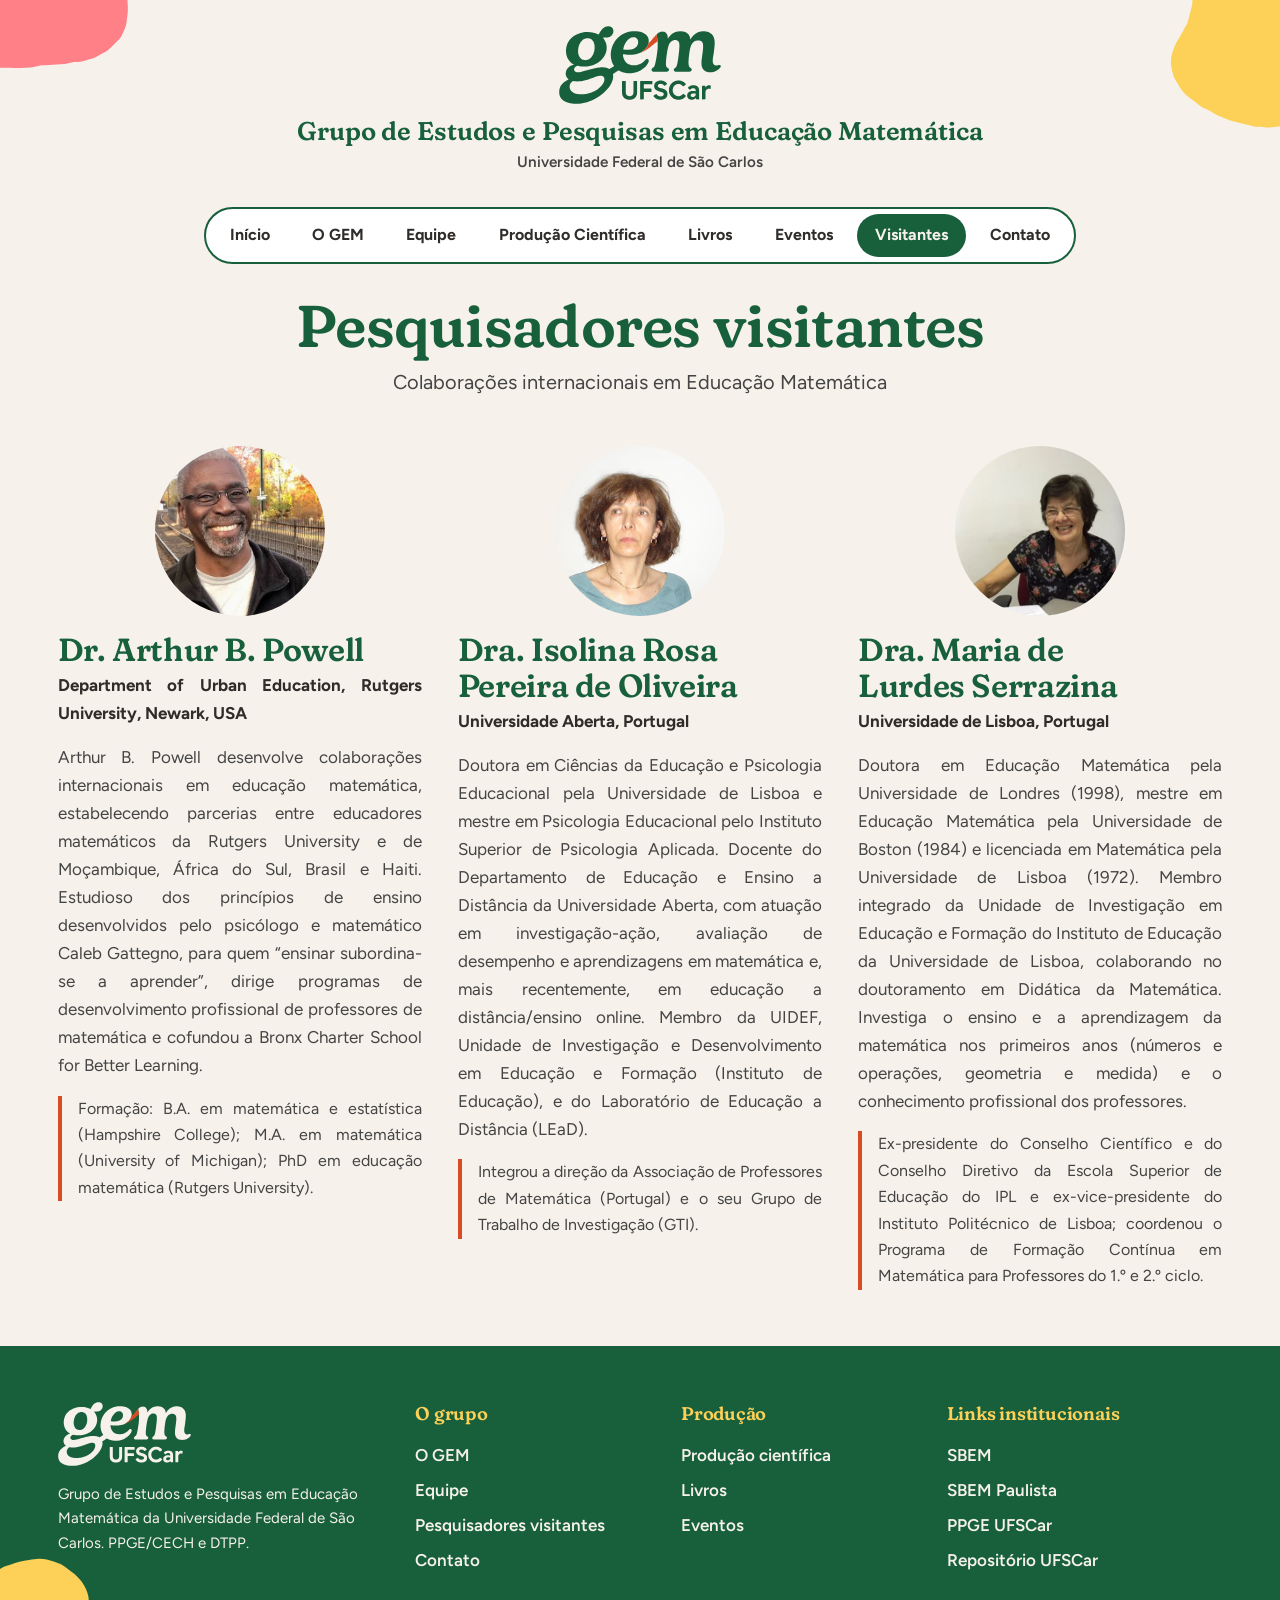
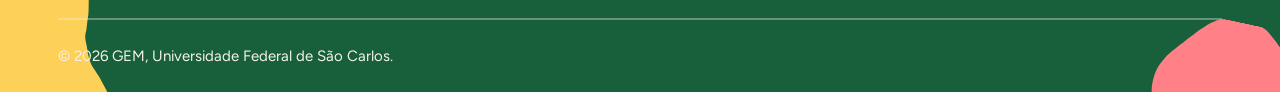
<file: visitantes.html>
<!DOCTYPE html>
<html lang="pt-BR">
<head>
  <meta charset="UTF-8">
  <meta name="viewport" content="width=device-width, initial-scale=1.0">
  <meta name="description" content="Pesquisadores visitantes do GEM UFSCar: colaborações internacionais em Educação Matemática.">
  <meta name="theme-color" content="#18603c">
  <title>Pesquisadores visitantes | GEM UFSCar</title>
  <link rel="preload" href="assets/fonts/fraunces-latin-soft-normal.woff2" as="font" type="font/woff2" crossorigin>
  <link rel="preload" href="assets/fonts/figtree-latin-wght-normal.woff2" as="font" type="font/woff2" crossorigin>
  <link rel="stylesheet" href="css/main.css">
  <link rel="stylesheet" href="css/components.css">
  <link rel="stylesheet" href="css/responsive.css">
  <link rel="icon" href="assets/icons/favicon.svg" type="image/svg+xml">
</head>
<body>
  <a class="skip-link" href="#main">Pular para o conteúdo principal</a>

  <header class="site-header">
    <div class="brand">
      <span class="blob blob--coral" style="--w:190px;--l:-60px;--t:-60px;--rot:-12deg" aria-hidden="true"></span>
      <span class="blob blob--amarelo" style="--w:150px;--r:-45px;--t:-55px;--rot:14deg" aria-hidden="true"></span>
      <a class="brand-logo" href="index.html" aria-label="GEM UFSCar, página inicial">
        <img src="assets/images/logo-gem.svg" alt="" width="162" height="78">
      </a>
      <p class="brand-name">Grupo de Estudos e Pesquisas em Educação Matemática</p>
      <p class="brand-inst">Universidade Federal de São Carlos</p>
    </div>
    <nav class="site-nav" aria-label="Navegação principal">
      <button class="nav-toggle" aria-expanded="false" aria-controls="primary-nav">
        <span class="nav-toggle-barras" aria-hidden="true"><span></span><span></span><span></span></span>
        Menu
      </button>
      <ul class="nav-list" id="primary-nav">
          <li><a class="nav-link" href="index.html">Início</a></li>
          <li><a class="nav-link" href="o-gem.html">O GEM</a></li>
          <li><a class="nav-link" href="equipe.html">Equipe</a></li>
          <li><a class="nav-link" href="producao-cientifica.html">Produção Científica</a></li>
          <li><a class="nav-link" href="livros.html">Livros</a></li>
          <li><a class="nav-link" href="eventos.html">Eventos</a></li>
          <li><a class="nav-link active" href="visitantes.html" aria-current="page">Visitantes</a></li>
          <li><a class="nav-link" href="contato.html">Contato</a></li>
      </ul>
    </nav>
  </header>

  <main id="main">
    <div class="page-head">
      
      <div class="container">
        <h1>Pesquisadores visitantes</h1>
        <p class="lead">Colaborações internacionais em Educação Matemática</p>
      </div>
    </div>

    <section class="section">
      <div class="container"><div class="visitantes-grid">
        <article class="visitante">
          <img class="visitante-foto" src="assets/images/arthur.jpg" alt="Fotografia de Arthur B. Powell" width="170" height="170" loading="lazy">
          <div>
            <h2>Dr. Arthur B. Powell</h2>
            <p class="visitante-inst">Department of Urban Education, Rutgers University, Newark, USA</p>
            <p>Arthur B. Powell desenvolve colaborações internacionais em educação matemática, estabelecendo parcerias entre educadores matemáticos da Rutgers University e de Moçambique, África do Sul, Brasil e Haiti. Estudioso dos princípios de ensino desenvolvidos pelo psicólogo e matemático Caleb Gattegno, para quem “ensinar subordina-se a aprender”, dirige programas de desenvolvimento profissional de professores de matemática e cofundou a Bronx Charter School for Better Learning.</p>
            <p class="visitante-formacao">Formação: B.A. em matemática e estatística (Hampshire College); M.A. em matemática (University of Michigan); PhD em educação matemática (Rutgers University).</p>
          </div>
        </article>
        <article class="visitante">
          <img class="visitante-foto" src="assets/images/isolina.jpg" alt="Fotografia de Isolina Rosa Pereira de Oliveira" width="170" height="170" loading="lazy">
          <div>
            <h2>Dra. Isolina Rosa Pereira de Oliveira</h2>
            <p class="visitante-inst">Universidade Aberta, Portugal</p>
            <p>Doutora em Ciências da Educação e Psicologia Educacional pela Universidade de Lisboa e mestre em Psicologia Educacional pelo Instituto Superior de Psicologia Aplicada. Docente do Departamento de Educação e Ensino a Distância da Universidade Aberta, com atuação em investigação-ação, avaliação de desempenho e aprendizagens em matemática e, mais recentemente, em educação a distância/ensino online. Membro da UIDEF, Unidade de Investigação e Desenvolvimento em Educação e Formação (Instituto de Educação), e do Laboratório de Educação a Distância (LEaD).</p>
            <p class="visitante-formacao">Integrou a direção da Associação de Professores de Matemática (Portugal) e o seu Grupo de Trabalho de Investigação (GTI).</p>
          </div>
        </article>
        <article class="visitante">
          <img class="visitante-foto" src="assets/images/lurdes.jpg" alt="Fotografia de Maria de Lurdes Serrazina" width="170" height="170" loading="lazy">
          <div>
            <h2>Dra. Maria de Lurdes Serrazina</h2>
            <p class="visitante-inst">Universidade de Lisboa, Portugal</p>
            <p>Doutora em Educação Matemática pela Universidade de Londres (1998), mestre em Educação Matemática pela Universidade de Boston (1984) e licenciada em Matemática pela Universidade de Lisboa (1972). Membro integrado da Unidade de Investigação em Educação e Formação do Instituto de Educação da Universidade de Lisboa, colaborando no doutoramento em Didática da Matemática. Investiga o ensino e a aprendizagem da matemática nos primeiros anos (números e operações, geometria e medida) e o conhecimento profissional dos professores.</p>
            <p class="visitante-formacao">Ex-presidente do Conselho Científico e do Conselho Diretivo da Escola Superior de Educação do IPL e ex-vice-presidente do Instituto Politécnico de Lisboa; coordenou o Programa de Formação Contínua em Matemática para Professores do 1.º e 2.º ciclo.</p>
          </div>
        </article>
      </div></div>
    </section>
  </main>

  <footer class="site-footer">
    <span class="blob blob--amarelo" style="--w:160px;--l:-55px;--b:-60px;--rot:-10deg" aria-hidden="true"></span>
    <span class="blob blob--coral" style="--w:190px;--r:-60px;--b:-65px;--rot:12deg" aria-hidden="true"></span>
    <div class="container">
      <div class="footer-grid">
        <div class="footer-brand">
          <div class="footer-logo"><img src="assets/images/logo-gem-claro.svg" alt="GEM UFSCar" width="134" height="64"></div>
          <p class="footer-tagline">Grupo de Estudos e Pesquisas em Educação Matemática da Universidade Federal de São Carlos. PPGE/CECH e DTPP.</p>
        </div>
        <div>
          <h3 class="footer-title">O grupo</h3>
          <ul class="footer-links">
            <li><a href="o-gem.html">O GEM</a></li>
            <li><a href="equipe.html">Equipe</a></li>
            <li><a href="visitantes.html">Pesquisadores visitantes</a></li>
            <li><a href="contato.html">Contato</a></li>
          </ul>
        </div>
        <div>
          <h3 class="footer-title">Produção</h3>
          <ul class="footer-links">
            <li><a href="producao-cientifica.html">Produção científica</a></li>
            <li><a href="livros.html">Livros</a></li>
            <li><a href="eventos.html">Eventos</a></li>
          </ul>
        </div>
        <div>
          <h3 class="footer-title">Links institucionais</h3>
          <ul class="footer-links">
            <li><a href="https://sbembrasil.org.br/sbembrasil/" target="_blank" rel="noopener">SBEM</a></li>
            <li><a href="http://sbempaulista.org.br/" target="_blank" rel="noopener">SBEM Paulista</a></li>
            <li><a href="http://www.ppge.ufscar.br/" target="_blank" rel="noopener">PPGE UFSCar</a></li>
            <li><a href="https://repositorio.ufscar.br/" target="_blank" rel="noopener">Repositório UFSCar</a></li>
          </ul>
        </div>
      </div>
      <div class="footer-bottom">
        <p>© <span data-year>2026</span> GEM, Universidade Federal de São Carlos.</p>
      </div>
    </div>
  </footer>

  <button class="back-to-top" aria-label="Voltar ao topo"><svg width="20" height="20" viewBox="0 0 24 24" fill="none" stroke="currentColor" stroke-width="2.6" stroke-linecap="round" stroke-linejoin="round" aria-hidden="true"><path d="m18 15-6-6-6 6"/></svg></button>
  <script src="js/main.js"></script>
</body>
</html>
</file>
<file: css/main.css>
@charset "UTF-8";
/* ==========================================================
   GEM UFSCar — base: tokens, fontes, reset, tipografia, layout
   Paleta: verde #18603c · laranja #d84b25 · papel #f6f1ea · grafite #444
   ========================================================== */

/* --- Fontes (hospedadas no próprio site) --- */
@font-face {
  font-family: 'Fraunces';
  font-style: normal;
  font-weight: 100 900;
  font-display: swap;
  src: url('../assets/fonts/fraunces-latin-ext-soft-normal.woff2') format('woff2');
  unicode-range: U+0100-02BA, U+02BD-02C5, U+02C7-02CC, U+02CE-02D7, U+02DD-02FF, U+0304, U+0308, U+0329, U+1D00-1DBF, U+1E00-1E9F, U+1EF2-1EFF, U+2020, U+20A0-20AB, U+20AD-20C0, U+2113, U+2C60-2C7F, U+A720-A7FF;
}
@font-face {
  font-family: 'Fraunces';
  font-style: normal;
  font-weight: 100 900;
  font-display: swap;
  src: url('../assets/fonts/fraunces-latin-soft-normal.woff2') format('woff2');
  unicode-range: U+0000-00FF, U+0131, U+0152-0153, U+02BB-02BC, U+02C6, U+02DA, U+02DC, U+0304, U+0308, U+0329, U+2000-206F, U+20AC, U+2122, U+2191, U+2193, U+2212, U+2215, U+FEFF, U+FFFD;
}
@font-face {
  font-family: 'Figtree';
  font-style: normal;
  font-weight: 300 900;
  font-display: swap;
  src: url('../assets/fonts/figtree-latin-ext-wght-normal.woff2') format('woff2');
  unicode-range: U+0100-02BA, U+02BD-02C5, U+02C7-02CC, U+02CE-02D7, U+02DD-02FF, U+0304, U+0308, U+0329, U+1D00-1DBF, U+1E00-1E9F, U+1EF2-1EFF, U+2020, U+20A0-20AB, U+20AD-20C0, U+2113, U+2C60-2C7F, U+A720-A7FF;
}
@font-face {
  font-family: 'Figtree';
  font-style: normal;
  font-weight: 300 900;
  font-display: swap;
  src: url('../assets/fonts/figtree-latin-wght-normal.woff2') format('woff2');
  unicode-range: U+0000-00FF, U+0131, U+0152-0153, U+02BB-02BC, U+02C6, U+02DA, U+02DC, U+0304, U+0308, U+0329, U+2000-206F, U+20AC, U+2122, U+2191, U+2193, U+2212, U+2215, U+FEFF, U+FFFD;
}

:root {
  /* Marca (amostrado do logo e da paleta enviada) */
  --verde: #18603c;
  --verde-escuro: #0f4a2d;
  --verde-vivo: #1f7a4c;
  --laranja: #d84b25;
  --laranja-escuro: #b63a18;
  --papel: #f6f1ea;
  --branco: #ffffff;
  --grafite: #444444;
  --grafite-escuro: #2f2c2a;
  --texto-suave: #5a554f;

  /* Manchas orgânicas */
  --coral: #ff8087;
  --amarelo: #fdd058;
  --mostarda: #f2be2f;
  --azul: #c4e2f2;
  --sage: #93ab97;
  --bege: #e8ccb8;
  --salmao: #f6a595;
  --rosa: #f0b0b8;
  --pessego: #fec8a2;
  --ameixa: #544044;

  /* Linhas e superfícies (sempre quentes, nunca cinza frio) */
  --linha: rgba(24, 96, 60, 0.22);
  --linha-forte: rgba(24, 96, 60, 0.5);

  /* Tipografia */
  --fonte-titulo: 'Fraunces', Georgia, 'Times New Roman', serif;
  --fonte-corpo: 'Figtree', 'Segoe UI', system-ui, -apple-system, Roboto, Arial, sans-serif;

  --fs-sm: 0.9375rem;
  --fs-base: 1.0625rem;
  --fs-lg: 1.25rem;
  --fs-xl: 1.5rem;
  --fs-2xl: 2rem;
  --fs-3xl: 2.75rem;
  --fs-hero: clamp(2.4rem, 4.4vw, 4.6rem);

  /* Espaço */
  --space-xs: 0.25rem;
  --space-sm: 0.5rem;
  --space-md: 1rem;
  --space-lg: 1.5rem;
  --space-xl: 2.25rem;
  --space-2xl: 3.5rem;
  --space-3xl: 5rem;
  --space-4xl: 7rem;

  --container: 100%;
  --gutter: clamp(1.25rem, 4.5vw, 5rem);
  --raio: 14px;

  --transicao: 200ms ease;
}

/* --- Reset --- */
*, *::before, *::after { box-sizing: border-box; margin: 0; padding: 0; }
html { scroll-behavior: smooth; -webkit-text-size-adjust: 100%; scroll-padding-top: 5.5rem; }
body {
  font-family: var(--fonte-corpo);
  font-size: var(--fs-base);
  line-height: 1.65;
  color: var(--grafite);
  background: var(--papel);
  -webkit-font-smoothing: antialiased;
  text-rendering: optimizeLegibility;
  overflow-x: hidden;
}
img, svg { display: block; max-width: 100%; }
img { height: auto; }
ul, ol { list-style: none; }
button, input, select, textarea { font: inherit; color: inherit; }
button { cursor: pointer; }

:focus-visible { outline: 3px solid var(--laranja); outline-offset: 3px; border-radius: 4px; }
::selection { background: var(--amarelo); color: var(--verde-escuro); }

.skip-link {
  position: absolute; top: -100px; left: 50%; transform: translateX(-50%);
  background: var(--verde); color: var(--papel); padding: 0.6rem 1.1rem;
  border-radius: 999px; z-index: 1000; font-weight: 600; text-decoration: none;
}
.skip-link:focus { top: 0.75rem; }

/* --- Tipografia --- */
h1, h2, h3, h4 {
  font-family: var(--fonte-titulo);
  font-variation-settings: 'SOFT' 100;
  font-weight: 600;
  line-height: 1.12;
  color: var(--verde);
  letter-spacing: -0.012em;
  text-wrap: balance;
}
h1 { font-size: var(--fs-hero); }
h2 { font-size: clamp(1.9rem, 3.4vw, 2.75rem); margin-bottom: var(--space-md); }
h3 { font-size: var(--fs-xl); margin-bottom: var(--space-sm); line-height: 1.25; }
h4 { font-size: var(--fs-lg); margin-bottom: var(--space-xs); }

p { margin-bottom: var(--space-md); max-width: 68ch; text-wrap: pretty; }
p:last-child { margin-bottom: 0; }
strong { font-weight: 700; color: var(--grafite-escuro); }

a { color: var(--verde); text-decoration-line: underline; text-decoration-color: var(--laranja); text-decoration-thickness: 2px; text-underline-offset: 0.2em; transition: color var(--transicao), text-decoration-color var(--transicao); }
a:hover { color: var(--laranja-escuro); }

.lead { font-size: var(--fs-lg); line-height: 1.55; color: var(--grafite); max-width: 56ch; }
.text-muted { color: var(--texto-suave); }

/* --- Layout --- */
.container { width: 100%; max-width: var(--container); margin: 0 auto; padding: 0 var(--gutter); position: relative; }
.container--texto, .container--medio { max-width: none; }

.section { padding: var(--space-3xl) 0; position: relative; }
.section--sm { padding: var(--space-2xl) 0; }
.section--branca { background: var(--branco); }
.section--clip { overflow: hidden; }

.section-intro { margin-bottom: var(--space-2xl); max-width: 60ch; }
.section-intro h2 { margin-bottom: var(--space-sm); }
.section-intro p { color: var(--grafite); }

.grid { display: grid; gap: var(--space-lg); }
.grid-2 { grid-template-columns: repeat(2, 1fr); }
.grid-3 { grid-template-columns: repeat(3, 1fr); }

/* --- Utilitários (mantidos para compatibilidade com as páginas de dados) --- */
.text-center { text-align: center; }
.mt-md { margin-top: var(--space-md); }
.mt-lg { margin-top: var(--space-lg); }
.mt-xl { margin-top: var(--space-xl); }
.mb-md { margin-bottom: var(--space-md); }
.mb-lg { margin-bottom: var(--space-lg); }
.mb-xl { margin-bottom: var(--space-xl); }
.visually-hidden {
  position: absolute; width: 1px; height: 1px; margin: -1px; padding: 0;
  overflow: hidden; clip: rect(0, 0, 0, 0); white-space: nowrap; border: 0;
}
</file>
<file: css/components.css>
@charset "UTF-8";
/* ==========================================================
   GEM UFSCar — componentes
   ========================================================== */

/* --- Manchas orgânicas (decorativas) ---------------------- */
.blob {
  position: absolute;
  pointer-events: none;
  z-index: 0;
  background: var(--img) no-repeat center / contain;
  width: var(--w, 200px);
  aspect-ratio: var(--ar, 1.2);
  top: var(--t, auto); right: var(--r, auto); bottom: var(--b, auto); left: var(--l, auto);
  transform: rotate(var(--rot, 0deg));
}
.blob--coral   { --img: url('../assets/blobs/coral.svg');          --ar: 169 / 118; }
.blob--azul    { --img: url('../assets/blobs/azul.svg');           --ar: 196 / 148; }
.blob--sage    { --img: url('../assets/blobs/sage.svg');           --ar: 161 / 147; }
.blob--bege    { --img: url('../assets/blobs/bege.svg');           --ar: 201 / 156; }
.blob--salmao  { --img: url('../assets/blobs/salmao.svg');         --ar: 146 / 132; }
.blob--ameixa  { --img: url('../assets/blobs/ameixa.svg');         --ar: 148 / 145; }
.blob--amarelo { --img: url('../assets/blobs/amarelo.svg');        --ar: 126 / 152; }
.blob--mostarda { --img: url('../assets/blobs/mostarda-canto.svg'); --ar: 197 / 138; }
.blob--pessego { --img: url('../assets/blobs/pessego-canto.svg');  --ar: 135 / 139; }
.blob--rosa    { --img: url('../assets/blobs/rosa.svg');           --ar: 190 / 151; }
.blob--faixa   { --img: url('../assets/blobs/verde-faixa.svg');    --ar: 232 / 95; }

/* --- Botões ------------------------------------------------ */
.btn {
  display: inline-flex; align-items: center; justify-content: center; gap: 0.5rem;
  padding: 0.8rem 1.7rem;
  font-weight: 700; font-size: 1rem; line-height: 1.2;
  border: 2px solid transparent; border-radius: 999px;
  text-decoration: none; cursor: pointer;
  transition: background var(--transicao), color var(--transicao), border-color var(--transicao), transform var(--transicao);
}
.btn:hover { text-decoration: none; transform: translateY(-2px); }
.btn-primary { background: var(--verde); color: var(--papel); border-color: var(--verde); }
.btn-primary:hover { background: var(--verde-escuro); border-color: var(--verde-escuro); color: var(--branco); }
.btn-laranja { background: var(--laranja); color: var(--branco); border-color: var(--laranja); }
.btn-laranja:hover { background: var(--laranja-escuro); border-color: var(--laranja-escuro); color: var(--branco); }
.btn-contorno { background: transparent; color: var(--verde); border-color: var(--verde); }
.btn-contorno:hover { background: var(--verde); color: var(--papel); }
.btn-amarelo { background: var(--amarelo); color: var(--verde-escuro); border-color: var(--amarelo); }
.btn-amarelo:hover { background: var(--branco); border-color: var(--branco); color: var(--verde-escuro); }
.btn-sm { padding: 0.5rem 1.1rem; font-size: 0.9375rem; }
.btn-block { width: 100%; }
.btn-grupo { display: flex; flex-wrap: wrap; gap: 0.9rem; }

/* ==========================================================
   CABEÇALHO: marca centralizada, menu abaixo
   ========================================================== */
.site-header { position: relative; background: var(--papel); }
.brand {
  position: relative; overflow: hidden;
  display: flex; flex-direction: column; align-items: center; text-align: center;
  padding: 1.6rem var(--gutter) 1.4rem;
}
.brand .blob { z-index: 0; }
.brand-logo { position: relative; z-index: 1; display: block; line-height: 0; }
.brand-logo img { height: 78px; width: auto; }
.brand-name {
  position: relative; z-index: 1;
  margin: 0.8rem 0 0; max-width: none;
  font-family: var(--fonte-titulo); font-variation-settings: 'SOFT' 100;
  font-weight: 600; font-size: clamp(1.15rem, 2.4vw, 1.6rem); line-height: 1.2;
  color: var(--verde); letter-spacing: -0.005em;
}
.brand-inst {
  position: relative; z-index: 1;
  margin: 0.2rem 0 0; max-width: none;
  font-weight: 600; font-size: 0.95rem; color: var(--grafite);
}

.site-nav {
  position: sticky; top: 0; z-index: 100;
  background: var(--papel);
  padding: 0.55rem var(--gutter) 0.8rem;
  display: flex; justify-content: center;
}
.site-nav::after {
  content: ''; position: absolute; left: 0; right: 0; bottom: 0; height: 2px;
  background: var(--verde); opacity: 0; transition: opacity var(--transicao);
}
.site-nav.is-stuck::after { opacity: 1; }
.nav-list {
  display: flex; flex-wrap: wrap; justify-content: center; gap: 0.35rem;
  padding: 0.35rem; background: var(--branco);
  border: 2px solid var(--verde); border-radius: 999px;
}
.nav-link {
  display: block; padding: 0.5rem 1.15rem; border-radius: 999px;
  font-weight: 700; font-size: 1rem; color: var(--grafite-escuro);
  text-decoration: none; transition: background var(--transicao), color var(--transicao);
}
.nav-link:hover { background: var(--amarelo); color: var(--verde-escuro); text-decoration: none; }
.nav-link.active { background: var(--verde); color: var(--papel); }
.nav-toggle {
  display: none; align-items: center; gap: 0.65rem;
  padding: 0.6rem 1.3rem; font-weight: 700;
  background: var(--branco); color: var(--verde);
  border: 2px solid var(--verde); border-radius: 999px;
}
.nav-toggle-barras { display: grid; gap: 4px; }
.nav-toggle-barras span { display: block; width: 20px; height: 2.5px; background: currentColor; border-radius: 2px; transition: transform var(--transicao), opacity var(--transicao); }
.nav-toggle[aria-expanded="true"] .nav-toggle-barras span:nth-child(1) { transform: translateY(6.5px) rotate(45deg); }
.nav-toggle[aria-expanded="true"] .nav-toggle-barras span:nth-child(2) { opacity: 0; }
.nav-toggle[aria-expanded="true"] .nav-toggle-barras span:nth-child(3) { transform: translateY(-6.5px) rotate(-45deg); }

/* ==========================================================
   HERO (início)
   ========================================================== */
.hero { position: relative; overflow: hidden; padding: var(--space-2xl) 0 var(--space-3xl); }
.hero-grid { display: grid; grid-template-columns: minmax(0, 1.2fr) minmax(0, 1fr); gap: var(--space-xl); align-items: center; }
.hero h1 { margin-bottom: var(--space-lg); color: var(--verde); }
.hero .lead { margin-bottom: var(--space-xl); }

/* Mapa de manchas: cada mancha é um atalho para uma seção */
.mapa { position: relative; aspect-ratio: 1 / 0.92; width: 100%; max-width: 560px; margin-left: auto; }
.mancha {
  position: absolute; display: flex; align-items: center; justify-content: center;
  text-align: center; text-decoration: none;
  background: var(--img) no-repeat center / 100% 100%;
  font-family: var(--fonte-titulo); font-variation-settings: 'SOFT' 100;
  font-weight: 600; font-size: clamp(1.05rem, 1.9vw, 1.45rem); line-height: 1.1;
  color: var(--grafite-escuro);
  transition: transform 260ms cubic-bezier(.3, 1.4, .5, 1);
  animation: surgir 700ms cubic-bezier(.3, 1.3, .5, 1) both;
  animation-delay: calc(var(--i, 0) * 90ms + 150ms);
}
.mancha:hover { transform: scale(1.07) rotate(-3deg); color: var(--grafite-escuro); text-decoration: none; }
.mancha:focus-visible { outline-offset: 6px; border-radius: 40%; }
.mancha--coral   { --img: url('../assets/blobs/coral.svg'); }
.mancha--amarelo { --img: url('../assets/blobs/amarelo.svg'); }
.mancha--azul    { --img: url('../assets/blobs/sage.svg'); }
.mancha--sage    { --img: url('../assets/blobs/amarelo.svg'); }
.mancha--bege    { --img: url('../assets/blobs/coral.svg'); }
.mancha--ameixa  { --img: url('../assets/blobs/ameixa.svg'); color: var(--papel); }
.mancha--ameixa:hover { color: var(--amarelo); }
.mancha--equipe     { left: 2%;  top: 3%;  width: 40%; height: 36%; --i: 0; }
.mancha--publicacoes { left: 41%; top: 0;   width: 36%; height: 46%; --i: 1; }
.mancha--orientacoes { left: 63%; top: 32%; width: 37%; height: 36%; --i: 2; }
.mancha--eventos    { left: 4%;  top: 41%; width: 36%; height: 38%; --i: 3; }
.mancha--visitantes { left: 34%; top: 47%; width: 33%; height: 31%; --i: 4; }
.mancha--contato    { left: 51%; top: 71%; width: 32%; height: 29%; --i: 5; }
@keyframes surgir { from { opacity: 0; transform: scale(0.6) rotate(-8deg); } to { opacity: 1; transform: none; } }

/* ==========================================================
   PAINÉIS ORGÂNICOS (o que fazemos)
   ========================================================== */
.paineis { display: grid; grid-template-columns: repeat(6, 1fr); gap: var(--space-lg); }
.painel {
  position: relative; display: flex; flex-direction: column; justify-content: space-between;
  padding: 2.4rem 2.4rem 2.2rem; min-height: 260px;
  border-radius: 34px 120px 34px 120px;
  color: var(--grafite-escuro);
  overflow: hidden;
}
.painel > * { position: relative; z-index: 1; }
.painel:nth-child(1) { grid-column: span 4; background: var(--amarelo); }
.painel:nth-child(2) { grid-column: span 2; background: var(--verde); color: var(--papel); border-radius: 120px 34px 120px 34px; }
.painel:nth-child(3) { grid-column: span 2; background: var(--azul); border-radius: 120px 34px 120px 34px; }
.painel:nth-child(4) { grid-column: span 4; background: var(--coral); }
.painel h3 { color: inherit; font-size: clamp(1.4rem, 2.2vw, 1.75rem); max-width: 18ch; }
.painel p { color: inherit; font-size: 1.0625rem; max-width: 46ch; }
.painel:nth-child(2) p, .painel:nth-child(3) p { max-width: none; }
.painel a { color: inherit; font-weight: 700; margin-top: var(--space-md); align-self: flex-start; text-decoration-color: currentColor; }
.painel a:hover { color: inherit; text-decoration-thickness: 4px; }
.painel:nth-child(2) a { text-decoration-color: var(--amarelo); }
.painel:nth-child(2) h3 { color: var(--papel); }
.painel:nth-child(2) a:hover { color: var(--amarelo); }

/* ==========================================================
   LINHAS DE LINKS (produção, atalhos)
   ========================================================== */
.producao { display: grid; grid-template-columns: minmax(0, 0.8fr) minmax(0, 1.2fr); gap: var(--space-2xl); align-items: start; }
.linhas { border-top: 2px solid var(--verde); }
.linha-link {
  display: grid; grid-template-columns: 2.4rem 1fr; gap: 0 var(--space-md); align-items: center;
  padding: 1.5rem 0.5rem 1.5rem 0.25rem; border-bottom: 2px solid var(--verde);
  text-decoration: none; color: inherit;
  transition: background var(--transicao), padding var(--transicao);
}
.linha-link:hover { background: var(--papel); padding-left: 1rem; text-decoration: none; }
.linha-link i { display: block; width: 2.4rem; height: 2.4rem; grid-row: span 2; background: var(--img) no-repeat center / contain; }
.linha-link strong { font-family: var(--fonte-titulo); font-variation-settings: 'SOFT' 100; font-size: 1.4rem; font-weight: 600; color: var(--verde); line-height: 1.2; }
.linha-link:hover strong { color: var(--laranja-escuro); }
.linha-link span { color: var(--grafite); font-size: 1rem; }

/* ==========================================================
   PESSOAS
   ========================================================== */
.pessoas { display: grid; grid-template-columns: repeat(3, 1fr); gap: var(--space-xl) var(--space-lg); }
.pessoa { display: grid; grid-template-columns: 78px 1fr; gap: 0 var(--space-md); align-items: center; }
.avatar {
  position: relative; width: 78px; height: 72px; display: grid; place-items: center;
  background: var(--img) no-repeat center / 100% 100%;
  font-family: var(--fonte-titulo); font-variation-settings: 'SOFT' 100;
  font-weight: 700; font-size: 1.35rem; color: var(--grafite-escuro);
}
.avatar--c1 { --img: url('../assets/blobs/coral.svg'); }
.avatar--c2 { --img: url('../assets/blobs/amarelo.svg'); }
.avatar--c3 { --img: url('../assets/blobs/azul.svg'); }
.avatar--c4 { --img: url('../assets/blobs/sage.svg'); }
.avatar--c5 { --img: url('../assets/blobs/bege.svg'); }
.avatar--c6 { --img: url('../assets/blobs/salmao.svg'); }
.avatar--c7 { --img: url('../assets/blobs/rosa.svg'); }
.avatar--c8 { --img: url('../assets/blobs/verde-faixa.svg'); }
.pessoa h3 { font-size: 1.2rem; margin-bottom: 0.15rem; line-height: 1.25; }
.pessoa-papel { font-weight: 600; color: var(--grafite); font-size: 0.9375rem; margin: 0; }
.pessoa a { font-weight: 700; font-size: 0.9375rem; }
.pessoa--destaque { grid-template-columns: 96px 1fr; }
.pessoa--destaque .avatar { width: 96px; height: 90px; font-size: 1.6rem; }

/* ==========================================================
   CHAMADA FINAL (faixa verde)
   ========================================================== */
.chamada {
  position: relative; overflow: hidden;
  background: var(--verde); color: var(--papel);
  border-radius: 40px 140px 40px 140px;
  padding: var(--space-2xl) var(--space-2xl);
}
.chamada h2 { color: var(--papel); }
.chamada p { color: var(--papel); font-size: var(--fs-lg); position: relative; z-index: 1; }
.chamada h2, .chamada .btn { position: relative; z-index: 1; }
.chamada .btn { margin-top: var(--space-md); }

/* ==========================================================
   CABEÇALHO DE PÁGINA INTERNA
   ========================================================== */
.page-head { position: relative; overflow: hidden; padding: var(--space-xl) 0 var(--space-2xl); min-height: 280px; }
.page-head .container { z-index: 1; }
.page-head h1 { font-size: clamp(2.3rem, 5vw, 3.6rem); margin-bottom: var(--space-sm); }
.page-head .lead { margin: 0; }
.breadcrumb { margin-bottom: var(--space-lg); font-size: 0.9375rem; font-weight: 600; }
.breadcrumb-list { display: flex; flex-wrap: wrap; gap: 0.35rem; }
.breadcrumb-item + .breadcrumb-item::before { content: '/'; margin-right: 0.35rem; color: var(--laranja); font-weight: 700; }
.breadcrumb-link { color: var(--verde); }
.breadcrumb-current { color: var(--grafite-escuro); }

/* ==========================================================
   LISTAS DE CONTEÚDO
   ========================================================== */
.prosa h2 { margin-top: var(--space-2xl); }
.prosa h2:first-child { margin-top: 0; }
.prosa p, .prosa li { max-width: 68ch; }

.marcadores { display: grid; gap: 1.1rem; margin: var(--space-md) 0 0; }
.marcadores li {
  position: relative; padding-left: 2.9rem; max-width: 68ch;
}
.marcadores li::before {
  content: ''; position: absolute; left: 0; top: 0.15em; width: 1.95rem; height: 1.7rem;
  background: var(--img, url('../assets/blobs/coral.svg')) no-repeat center / contain;
}
.marcadores li:nth-child(4n+1)::before { --img: url('../assets/blobs/coral.svg'); }
.marcadores li:nth-child(4n+2)::before { --img: url('../assets/blobs/amarelo.svg'); }
.marcadores li:nth-child(4n+3)::before { --img: url('../assets/blobs/azul.svg'); }
.marcadores li:nth-child(4n+4)::before { --img: url('../assets/blobs/sage.svg'); }

/* Linha do tempo (conteúdo realmente sequencial) */
.tempo { position: relative; margin-top: var(--space-lg); padding-left: 0; }
.tempo::before { content: ''; position: absolute; left: 4.4rem; top: 0.6rem; bottom: 0.6rem; width: 3px; background: var(--verde); border-radius: 3px; }
.tempo-item { position: relative; display: grid; grid-template-columns: 3.6rem 1.8rem 1fr; gap: 0 1rem; align-items: start; padding: 0.7rem 0; }
.tempo-ano { font-family: var(--fonte-titulo); font-variation-settings: 'SOFT' 100; font-weight: 700; font-size: 1.15rem; color: var(--verde); text-align: right; line-height: 1.5; }
.tempo-ponto { position: relative; z-index: 1; width: 1.8rem; height: 1.6rem; margin-top: 0.1rem; background: var(--img) no-repeat center / contain; margin-left: -0.45rem; }
.tempo-item:nth-child(1) .tempo-ponto { --img: url('../assets/blobs/coral.svg'); }
.tempo-item:nth-child(2) .tempo-ponto { --img: url('../assets/blobs/amarelo.svg'); }
.tempo-item:nth-child(3) .tempo-ponto { --img: url('../assets/blobs/azul.svg'); }
.tempo-item:nth-child(4) .tempo-ponto { --img: url('../assets/blobs/sage.svg'); }
.tempo-item:nth-child(5) .tempo-ponto { --img: url('../assets/blobs/salmao.svg'); }
.tempo-item:nth-child(6) .tempo-ponto { --img: url('../assets/blobs/bege.svg'); }
.tempo-texto { margin: 0; padding-top: 0.05rem; max-width: 56ch; font-size: 1.0625rem; }

/* Faixa de aviso */
.aviso {
  position: relative; padding: 1.4rem 1.8rem; margin-top: var(--space-xl);
  background: var(--amarelo); color: var(--grafite-escuro);
  border-radius: 28px 70px 28px 70px;
}
.aviso p { max-width: none; color: inherit; }
.aviso a { color: var(--verde-escuro); font-weight: 700; text-decoration-color: var(--laranja-escuro); }

/* ==========================================================
   EVENTOS e VISITANTES (linhas com mancha lateral)
   ========================================================== */
.edicoes { display: grid; gap: var(--space-xl); }
.edicao { display: grid; grid-template-columns: 190px 1fr; gap: var(--space-lg); align-items: center; }
.edicao-mancha {
  display: grid; place-items: center; width: 190px; height: 150px; text-align: center;
  background: var(--img) no-repeat center / 100% 100%;
  font-family: var(--fonte-titulo); font-variation-settings: 'SOFT' 100;
  font-weight: 700; color: var(--grafite-escuro); line-height: 1;
}
.edicao-mancha b { display: block; font-size: 2.3rem; font-weight: 700; }
.edicao-mancha small { display: block; margin-top: 0.3rem; font-family: var(--fonte-corpo); font-size: 0.9375rem; font-weight: 700; }
.edicao:nth-child(1) .edicao-mancha { --img: url('../assets/blobs/coral.svg'); }
.edicao:nth-child(2) .edicao-mancha { --img: url('../assets/blobs/amarelo.svg'); }
.edicao:nth-child(3) .edicao-mancha { --img: url('../assets/blobs/azul.svg'); }
.edicao:nth-child(4) .edicao-mancha { --img: url('../assets/blobs/sage.svg'); }
.edicao h3 { margin-bottom: 0.4rem; }
.edicao p { margin-bottom: 0.7rem; }

.visitante { display: grid; grid-template-columns: 190px 1fr; gap: var(--space-lg); align-items: start; padding: var(--space-xl) 0; border-top: 2px solid var(--verde); }
.visitante:first-child { border-top: 0; padding-top: 0; }
.visitante-mancha {
  display: grid; place-items: center; width: 190px; height: 150px; text-align: center; padding: 0 1.4rem;
  background: var(--img) no-repeat center / 100% 100%;
  font-family: var(--fonte-titulo); font-variation-settings: 'SOFT' 100;
  font-weight: 700; font-size: 1.3rem; color: var(--grafite-escuro); line-height: 1.1;
}
.visitante:nth-child(1) .visitante-mancha { --img: url('../assets/blobs/azul.svg'); }
.visitante:nth-child(2) .visitante-mancha { --img: url('../assets/blobs/coral.svg'); }
.visitante:nth-child(3) .visitante-mancha { --img: url('../assets/blobs/amarelo.svg'); }
.visitante h2 { font-size: clamp(1.5rem, 2.6vw, 2rem); margin-bottom: 0.2rem; }
.visitante-inst { font-weight: 700; color: var(--grafite-escuro); margin-bottom: var(--space-md); }
.visitante-formacao { margin-top: var(--space-md); padding-left: 1rem; border-left: 4px solid var(--laranja); font-size: 1rem; }

/* ==========================================================
   TABELA (estudantes) e LISTAS DE EGRESSOS
   ========================================================== */
.table-wrapper { overflow-x: auto; background: var(--branco); border: 2px solid var(--verde); border-radius: 22px; }
.table { width: 100%; border-collapse: collapse; font-size: 1rem; }
.table th, .table td { padding: 0.85rem 1.2rem; text-align: left; border-bottom: 1px solid var(--linha); }
.table thead th { background: var(--verde); color: var(--papel); font-weight: 700; white-space: nowrap; border-bottom: 0; }
.table tbody tr:last-child td { border-bottom: 0; }
.table tbody tr:hover { background: var(--papel); }
.status { display: inline-block; padding: 0.15rem 0.8rem; border-radius: 999px; font-size: 0.875rem; font-weight: 700; }
.status--curso { background: var(--amarelo); color: var(--grafite-escuro); }
.status--concluido { background: var(--verde); color: var(--papel); }

.egressos { columns: 3 260px; column-gap: var(--space-xl); }
.egressos li { break-inside: avoid; padding: 0.4rem 0; margin: 0; border-bottom: 1px solid var(--linha); }
.egressos a { font-weight: 600; text-decoration-color: transparent; }
.egressos a:hover { text-decoration-color: var(--laranja); }

/* ==========================================================
   PUBLICAÇÕES e ORIENTAÇÕES (listas de dados)
   ========================================================== */
.filters { display: flex; flex-wrap: wrap; gap: 0.6rem; margin: 0 0 var(--space-xl); }
.filter-btn {
  padding: 0.5rem 1.2rem; font-weight: 700; font-size: 0.9375rem;
  background: var(--branco); color: var(--verde); border: 2px solid var(--verde); border-radius: 999px;
  transition: background var(--transicao), color var(--transicao);
}
.filter-btn:hover { background: var(--amarelo); color: var(--verde-escuro); }
.filter-btn.active { background: var(--verde); color: var(--papel); }

.pub-list { display: flex; flex-direction: column; }
.pub-item {
  position: relative; padding: 1.7rem 0 1.7rem 1.6rem;
  border-bottom: 2px solid var(--linha);
}
.pub-item::before {
  content: ''; position: absolute; left: 0; top: 1.9rem; bottom: 1.9rem; width: 6px; border-radius: 6px;
  background: var(--verde);
}
.pub-item[data-category="dissertacao"]::before,
.pub-item[data-category="dissertação"]::before { background: var(--laranja); }
.pub-item[data-category="artigo"]::before { background: var(--mostarda); }
.pub-top { display: flex; flex-wrap: wrap; align-items: center; gap: 0.5rem 0.9rem; margin-bottom: 0.6rem; }
.pub-item .badge {
  display: inline-block; padding: 0.15rem 0.85rem; border-radius: 999px;
  font-size: 0.875rem; font-weight: 700; background: var(--verde); color: var(--papel);
}
.pub-item[data-category="dissertacao"] .badge,
.pub-item[data-category="dissertação"] .badge { background: var(--laranja); color: var(--branco); }
.pub-item[data-category="artigo"] .badge { background: var(--mostarda); color: var(--grafite-escuro); }
.pub-top .text-muted { font-size: 0.9375rem; font-weight: 600; }
.chips { display: flex; flex-wrap: wrap; gap: 0.35rem; }
.chip { padding: 0.1rem 0.7rem; border-radius: 999px; font-size: 0.8125rem; font-weight: 600; background: var(--azul); color: var(--grafite-escuro); }
.pub-item h3 { font-size: clamp(1.2rem, 2vw, 1.45rem); line-height: 1.28; margin-bottom: 0.4rem; max-width: 62ch; }
.pub-item h3 a { text-decoration-color: transparent; }
.pub-item h3 a:hover { text-decoration-color: var(--laranja); }
.pub-author { font-weight: 700; color: var(--grafite-escuro); margin-bottom: 0.3rem; }
.pub-focus { color: var(--grafite); font-size: 1rem; max-width: 68ch; }

.resumo { margin-top: 0.7rem; }
.resumo summary {
  display: inline-flex; align-items: center; gap: 0.5rem; cursor: pointer; list-style: none;
  font-weight: 700; color: var(--verde); padding: 0.2rem 0;
}
.resumo summary::-webkit-details-marker { display: none; }
.resumo summary::before {
  content: '+'; display: grid; place-items: center; width: 1.5rem; height: 1.5rem;
  border-radius: 50%; background: var(--amarelo); color: var(--verde-escuro);
  font-weight: 800; line-height: 1; transition: transform var(--transicao);
}
.resumo[open] summary::before { content: '−'; background: var(--verde); color: var(--papel); }
.resumo summary:hover { color: var(--laranja-escuro); }
.resumo p { margin-top: 0.7rem; padding: 1.1rem 1.3rem; background: var(--branco); border-left: 5px solid var(--amarelo); border-radius: 0 18px 18px 0; font-size: 1rem; max-width: 72ch; }

.pub-section-title { margin-top: var(--space-2xl); margin-bottom: var(--space-md); }

/* ==========================================================
   CONTATO
   ========================================================== */
.contato-grid { display: grid; grid-template-columns: minmax(0, 0.9fr) minmax(0, 1.1fr); gap: var(--space-2xl); align-items: start; }
.contato-lista { display: grid; gap: var(--space-lg); }
.contato-item { display: grid; grid-template-columns: 3.2rem 1fr; gap: var(--space-md); align-items: start; }
.contato-icone { display: grid; place-items: center; width: 3.2rem; height: 3rem; background: var(--img) no-repeat center / 100% 100%; color: var(--grafite-escuro); }
.contato-item:nth-child(1) .contato-icone { --img: url('../assets/blobs/coral.svg'); }
.contato-item:nth-child(2) .contato-icone { --img: url('../assets/blobs/amarelo.svg'); }
.contato-item:nth-child(3) .contato-icone { --img: url('../assets/blobs/azul.svg'); }
.contato-item:nth-child(4) .contato-icone { --img: url('../assets/blobs/sage.svg'); }
.contato-item h2 { font-size: 1.2rem; margin: 0 0 0.15rem; }
.contato-item p { margin: 0; }

.form-caixa { position: relative; background: var(--branco); border: 2px solid var(--verde); border-radius: 36px 100px 36px 36px; padding: var(--space-xl); }
.form-caixa h2 { font-size: 1.75rem; }
.form-group { margin-bottom: var(--space-lg); }
.form-label { display: block; margin-bottom: 0.3rem; font-weight: 700; color: var(--grafite-escuro); }
.form-control {
  display: block; width: 100%; padding: 0.7rem 1rem;
  background: var(--papel); border: 2px solid var(--verde); border-radius: 14px;
  transition: box-shadow var(--transicao), background var(--transicao);
}
.form-control:focus { outline: none; background: var(--branco); box-shadow: 0 0 0 4px var(--amarelo); }
textarea.form-control { min-height: 140px; resize: vertical; }
.form-text { display: none; margin-top: 0.3rem; font-size: 0.9rem; font-weight: 600; color: var(--laranja-escuro); }
.form-error .form-control { border-color: var(--laranja); background: #fff3ee; }
.form-error .form-text { display: block; }
.alert { padding: 0.9rem 1.2rem; margin-bottom: var(--space-lg); border-radius: 14px; font-weight: 600; border-left: 6px solid; }
.alert-success { background: #e4f3ea; border-color: var(--verde); color: var(--verde-escuro); }
.alert-danger { background: #fff0ea; border-color: var(--laranja); color: var(--laranja-escuro); }
.alert[hidden] { display: none; }
.form-nota { margin-top: var(--space-md); font-size: 0.9375rem; color: var(--texto-suave); }

/* ==========================================================
   404
   ========================================================== */
.erro { position: relative; overflow: hidden; text-align: center; padding: var(--space-3xl) 0 var(--space-4xl); }
.erro-numero { font-family: var(--fonte-titulo); font-variation-settings: 'SOFT' 100; font-weight: 700; font-size: clamp(6rem, 22vw, 13rem); line-height: 1; color: var(--verde); }
.erro p { margin-left: auto; margin-right: auto; }
.erro .container { z-index: 1; }

/* ==========================================================
   RODAPÉ
   ========================================================== */
.site-footer { position: relative; overflow: hidden; background: var(--verde); color: var(--papel); padding: var(--space-3xl) 0 var(--space-lg); }
.site-footer .container { z-index: 1; }
.footer-grid { display: grid; grid-template-columns: 1.4fr 1fr 1fr 1.2fr; gap: var(--space-xl); }
.footer-logo img { height: 64px; width: auto; margin-bottom: var(--space-md); }
.footer-tagline { color: var(--papel); font-size: 0.9375rem; max-width: 34ch; }
.footer-title { font-family: var(--fonte-titulo); font-variation-settings: 'SOFT' 100; font-size: 1.15rem; font-weight: 600; color: var(--amarelo); margin-bottom: var(--space-md); }
.footer-links li { margin-bottom: 0.45rem; }
.footer-links a { color: var(--papel); font-weight: 600; text-decoration-color: transparent; }
.footer-links a:hover { color: var(--amarelo); text-decoration-color: var(--amarelo); }
.footer-bottom { margin-top: var(--space-2xl); padding-top: var(--space-lg); border-top: 2px solid rgba(246, 241, 234, 0.35); font-size: 0.9375rem; }
.footer-bottom p { max-width: none; color: var(--papel); }

.back-to-top {
  position: fixed; right: 1.25rem; bottom: 1.25rem; z-index: 200;
  width: 48px; height: 48px; display: grid; place-items: center;
  background: var(--laranja); color: var(--branco); border: 0; border-radius: 52% 48% 55% 45% / 48% 55% 45% 52%;
  box-shadow: 0 6px 16px rgba(47, 44, 42, 0.25);
  opacity: 0; visibility: hidden; transform: translateY(10px);
  transition: opacity var(--transicao), transform var(--transicao), visibility var(--transicao), background var(--transicao);
}
.back-to-top.visible { opacity: 1; visibility: visible; transform: none; }
.back-to-top:hover { background: var(--laranja-escuro); }


/* ==========================================================
   LAYOUT EM LARGURA TOTAL e PALETA REDUZIDA (coral, amarelo, verde-sálvia)
   ========================================================== */
.avatar--c4 { --img: url('../assets/blobs/coral.svg'); }
.avatar--c5 { --img: url('../assets/blobs/amarelo.svg'); }
.avatar--c6 { --img: url('../assets/blobs/sage.svg'); }
.avatar--c7 { --img: url('../assets/blobs/coral.svg'); }
.avatar--c8 { --img: url('../assets/blobs/amarelo.svg'); }
.avatar--c3 { --img: url('../assets/blobs/sage.svg'); }

.marcadores li:nth-child(3n+1)::before { --img: url('../assets/blobs/coral.svg'); }
.marcadores li:nth-child(3n+2)::before { --img: url('../assets/blobs/amarelo.svg'); }
.marcadores li:nth-child(3n+3)::before { --img: url('../assets/blobs/sage.svg'); }
.marcadores li { max-width: none; }

.edicao:nth-child(4) .edicao-mancha { --img: url('../assets/blobs/coral.svg'); }
.edicao:nth-child(3) .edicao-mancha { --img: url('../assets/blobs/sage.svg'); }
.visitante:nth-child(1) .visitante-mancha { --img: url('../assets/blobs/sage.svg'); }
.contato-item:nth-child(3) .contato-icone { --img: url('../assets/blobs/sage.svg'); }
.contato-item:nth-child(4) .contato-icone { --img: url('../assets/blobs/coral.svg'); }
.painel:nth-child(3) { background: var(--sage); }
.chip { background: var(--amarelo); }

/* Títulos de página centralizados */
.page-head { text-align: center; min-height: 0; padding: var(--space-xl) 0 var(--space-2xl); }
.page-head .breadcrumb-list { justify-content: center; }
.page-head .lead { margin-left: auto; margin-right: auto; }
.page-head h1 { font-size: clamp(2.4rem, 4.6vw, 4rem); }
.section-intro { max-width: none; }
.section-intro p { max-width: 70ch; }
.section-intro--centro { text-align: center; }
.section-intro--centro p, .section-intro--centro h2 { margin-left: auto; margin-right: auto; }

/* Hero */
.hero-grid { grid-template-columns: minmax(0, 1.1fr) minmax(0, 1fr); gap: clamp(2rem, 5vw, 6rem); }
.mapa { max-width: 760px; }
.mancha { font-size: clamp(1.1rem, 1.9vw, 1.75rem); }
.hero .lead { max-width: 60ch; }

/* O que fazemos: quatro painéis em uma fileira */
.paineis { grid-template-columns: repeat(4, 1fr); gap: var(--space-lg); }
.painel:nth-child(n) { grid-column: span 1; min-height: 320px; }
.painel:nth-child(1) { border-radius: 34px 110px 34px 110px; }
.painel:nth-child(2) { border-radius: 110px 34px 110px 34px; }
.painel:nth-child(3) { border-radius: 34px 110px 34px 110px; }
.painel:nth-child(4) { border-radius: 110px 34px 110px 34px; }
.painel h3 { max-width: none; }
.painel p, .painel:nth-child(2) p, .painel:nth-child(3) p { max-width: none; }

.producao { grid-template-columns: minmax(0, 0.7fr) minmax(0, 1.3fr); gap: clamp(2rem, 6vw, 7rem); }
.pessoas { grid-template-columns: repeat(auto-fill, minmax(300px, 1fr)); }

/* O GEM: duas colunas + linha do tempo horizontal */
.duas-colunas { display: grid; grid-template-columns: repeat(2, minmax(0, 1fr)); gap: clamp(2rem, 5vw, 6rem); align-items: start; }
.coluna-destaque { background: var(--branco); border: 2px solid var(--verde); border-radius: 34px 110px 34px 34px; padding: var(--space-xl); }
.coluna-destaque h2 { margin-top: 0; }
.prosa p { text-align: justify; hyphens: auto; max-width: none; }
.prosa li { max-width: none; text-align: justify; hyphens: auto; }

.tempo { display: grid; grid-template-columns: repeat(6, 1fr); gap: var(--space-md); margin-top: var(--space-xl); padding-top: 0.5rem; }
.tempo::before { left: 0; right: 0; top: 3.45rem; bottom: auto; width: auto; height: 3px; }
.tempo-item { display: flex; flex-direction: column; align-items: flex-start; padding: 0; gap: 0.5rem; }
.tempo-ano { text-align: left; font-size: 1.5rem; }
.tempo-ponto { margin: 0.1rem 0 0.2rem; width: 2.4rem; height: 2.1rem; }
.tempo-texto { max-width: none; font-size: 1rem; }
.tempo-item:nth-child(3n+1) .tempo-ponto { --img: url('../assets/blobs/coral.svg'); }
.tempo-item:nth-child(3n+2) .tempo-ponto { --img: url('../assets/blobs/amarelo.svg'); }
.tempo-item:nth-child(3n+3) .tempo-ponto { --img: url('../assets/blobs/sage.svg'); }

/* Eventos e visitantes em colunas */
.edicoes { grid-template-columns: repeat(4, 1fr); gap: var(--space-xl) var(--space-lg); }
.edicao { grid-template-columns: 1fr; justify-items: start; align-items: start; gap: var(--space-md); }
.edicao p { text-align: justify; hyphens: auto; }
.visitantes-grid { display: grid; grid-template-columns: repeat(3, 1fr); gap: var(--space-2xl) var(--space-xl); }
.visitante { grid-template-columns: 1fr; border-top: 0; padding: 0; gap: var(--space-md); align-content: start; }
.visitante p { text-align: justify; hyphens: auto; max-width: none; }
.visitante:first-child { padding-top: 0; }

/* Equipe */
.egressos { columns: 4 240px; }

/* Listas de publicações e orientações: duas colunas, texto justificado */
.pub-list { display: grid; grid-template-columns: repeat(2, minmax(0, 1fr)); column-gap: clamp(2rem, 4vw, 5rem); align-items: start; }
.pub-item h3, .pub-item .pub-focus, .resumo p, .pub-author { text-align: justify; hyphens: auto; text-wrap: wrap; max-width: none; }
.pub-item h3 { max-width: none; }
.pub-section-title { text-align: center; margin: var(--space-2xl) 0 var(--space-lg); }
.filters { justify-content: center; }
.lead-centro { text-align: center; margin: 0 auto var(--space-lg); }

.contato-grid { gap: clamp(2rem, 6vw, 7rem); }
.prosa .tempo-texto { text-align: left; hyphens: none; }

.page-head { min-height: 270px; display: flex; align-items: center; justify-content: center; }
.page-head .container { text-align: center; }
.chips-rotulo { font-size: 0.875rem; font-weight: 700; color: var(--grafite-escuro); align-self: center; margin-right: 0.2rem; }

.page-head { min-height: 0; padding: var(--space-lg) 0 var(--space-xl); }
.section:first-of-type { padding-top: var(--space-xl); }

/* Mapa com 5 atalhos e espaços mais compactos */
.mancha--orientacoes { left: 46%; top: 3%; width: 50%; height: 42%; padding: 0 12%; }
.mancha--visitantes { left: 38%; top: 48%; width: 33%; height: 31%; }
.mancha--contato { left: 67%; top: 56%; width: 31%; height: 30%; }
.section { padding: var(--space-2xl) 0; }
.section--sm { padding: var(--space-xl) 0; }
.section-intro { margin-bottom: var(--space-xl); }
.hero { padding: var(--space-lg) 0 var(--space-2xl); }
.painel:nth-child(n) { min-height: 270px; }
.page-head { padding: var(--space-md) 0 var(--space-lg); }
.section:first-of-type { padding-top: var(--space-lg); }
.site-footer { padding-top: var(--space-2xl); }
.footer-bottom { margin-top: var(--space-xl); }
.pub-section-title { margin: var(--space-xl) 0 var(--space-md); }
.filters { margin-bottom: var(--space-lg); }

/* Livros */
.livros { display: grid; grid-template-columns: repeat(auto-fill, minmax(280px, 1fr)); gap: var(--space-2xl) var(--space-xl); }
.livro { display: flex; flex-direction: column; gap: var(--space-md); }
.capa { position: relative; aspect-ratio: 2 / 3; border-radius: 6px 22px 22px 6px; overflow: hidden; box-shadow: 8px 10px 0 rgba(24, 96, 60, 0.18); display: grid; place-items: center; padding: 1.6rem; text-align: center; }
.capa--coral { background: var(--coral); color: var(--grafite-escuro); }
.capa--amarelo { background: var(--amarelo); color: var(--grafite-escuro); }
.capa--sage { background: var(--sage); color: var(--grafite-escuro); }
.capa--verde { background: var(--verde); color: var(--papel); }
.capa-titulo { font-family: var(--fonte-titulo); font-variation-settings: 'SOFT' 100; font-weight: 700; font-size: 1.5rem; line-height: 1.15; }
.capa-img { position: absolute; inset: 0; width: 100%; height: 100%; object-fit: cover; background: var(--branco); }
.capa.sem-imagem .capa-img { display: none; }
.livro-papel { font-size: 0.875rem; font-weight: 700; color: var(--laranja-escuro); }
.livro h2 { font-size: 1.3rem; line-height: 1.25; margin: 0.15rem 0 0.4rem; text-align: left; }
.livro-autores { font-weight: 700; color: var(--grafite-escuro); margin-bottom: 0.3rem; font-size: 0.9375rem; }
.livro-ficha { font-size: 0.9375rem; margin-bottom: 0.5rem; }
.livro-resumo { font-size: 0.9375rem; text-align: justify; hyphens: auto; }
.livro-info .btn { margin-top: var(--space-sm); }
.livros { grid-template-columns: repeat(auto-fill, minmax(240px, 1fr)); } .capa { max-width: 230px; width: 100%; }
.pub-orientacao { font-size: 0.9375rem; margin-bottom: 0.4rem; max-width: none; }
.pub-orientacao strong { color: var(--verde); }

/* Títulos e subtítulos de seção centralizados */
h2 { text-align: center; }
.section-intro { text-align: center; }
.section-intro p { margin-left: auto; margin-right: auto; }
.producao > div:first-child { text-align: center; }
.producao > div:first-child p { margin-left: auto; margin-right: auto; }
.chamada h2, .visitante h2, .livro h2, .contato-item h2, .coluna-destaque h2 { text-align: left; }
.duas-colunas h2 { text-align: center; }
.coluna-destaque h2 { text-align: center; }

/* Seções de coordenação — fotos originais e alinhamento central */
.coordenadores-grid { display:grid; grid-template-columns:repeat(3,minmax(0,1fr)); gap:clamp(1.5rem,3vw,3.5rem); align-items:start; justify-items:center; max-width:1160px; margin:0 auto var(--space-xl); }
.coordenador-card { display:flex; flex-direction:column; align-items:center; text-align:center; min-width:0; width:100%; }
.coordenador-visual { width:min(100%,140px); aspect-ratio:1; position:relative; display:grid; place-items:center; margin-bottom:1.2rem; }
/* Fotografias originais sem manchas decorativas */
.coordenador-foto { display:block; width:100%; height:100%; aspect-ratio:1; object-fit:cover; object-position:center 30%; border:0; border-radius:50%; }
.coordenador-card h3 { color:var(--verde); font-family:var(--fonte-titulo); font-size:clamp(1.28rem,2vw,1.85rem); line-height:1.25; max-width:22ch; margin:0 auto .45rem; text-align:center; }
.coordenador-card .pessoa-papel { font-size:1rem; font-weight:500; margin:0 0 .7rem; }
.coordenador-card a { font-weight:700; text-decoration-color:var(--laranja); text-decoration-thickness:2px; text-underline-offset:5px; }
.coordenadores-cta { margin:1.8rem auto 0; text-align:center; }
@media(max-width:850px) { .coordenadores-grid { grid-template-columns:repeat(2,minmax(0,1fr)); gap:2.5rem 1.5rem; } }
@media(max-width:560px) { .coordenadores-grid { grid-template-columns:1fr; } .coordenador-visual { max-width:275px; } }





/* Participantes ativos — fotografias circulares */
.participantes-grid {
  display: grid;
  grid-template-columns: repeat(3, minmax(0, 1fr));
  gap: 2.5rem;
  max-width: 1100px;
  margin: 0 auto;
}

.participante-card {
  display: flex;
  flex-direction: column;
  align-items: center;
  text-align: center;
}

.participante-foto {
  width: 150px;
  height: 150px;
  border-radius: 50%;
  object-fit: cover;
  object-position: center 30%;
  display: block;
  margin-bottom: 1rem;
}

.participante-card h3 {
  color: var(--verde);
  font-family: var(--fonte-titulo);
  font-size: 1.3rem;
  line-height: 1.25;
  margin: 0 0 .4rem;
}

.participante-card .pessoa-papel {
  margin-bottom: .6rem;
}

.participante-card a {
  font-weight: 700;
  text-decoration-color: var(--laranja);
  text-underline-offset: 5px;
}

@media (max-width: 850px) {
  .participantes-grid {
    grid-template-columns: repeat(2, 1fr);
  }
}

@media (max-width: 560px) {
  .participantes-grid {
    grid-template-columns: 1fr;
  }
}






/* Participantes ativos — foto acima das informações */
.pessoas .participante-card {
  display: flex;
  flex-direction: column;
  align-items: center;
  text-align: center;
  gap: 0;
}

.participante-visual {
  width: 150px;
  height: 150px;
  margin: 0 auto 1rem;
  flex-shrink: 0;
}

.participante-foto {
  width: 100%;
  height: 100%;
  display: block;
  border-radius: 50%;
  object-fit: cover;
  object-position: center;
}

.participante-info {
  width: 100%;
  text-align: center;
}

.participante-info h3 {
  margin: 0 0 0.4rem;
  line-height: 1.25;
}

.participante-info .pessoa-papel {
  margin-bottom: 0.5rem;
}





/* Foto circular do Gerlan */
.foto-participante {
  width: 150px !important;
  height: 150px !important;
  min-width: 150px;
  min-height: 150px;
  border-radius: 50% !important;
  object-fit: cover;
  object-position: center;
  display: block;
  flex-shrink: 0;
}







/* Nome e ícone do Currículo Lattes */
.participante-nome {
  display: flex;
  justify-content: center;
  align-items: center;
  gap: 8px;
  flex-wrap: wrap;
}

.participante-nome h3 {
  margin: 0;
  width: auto;
}

.lattes-icon-link {
  display: inline-flex;
  align-items: center;
  justify-content: center;
  flex-shrink: 0;
  line-height: 0;
}

.lattes-icon {
  width: 24px;
  height: 24px;
  object-fit: contain;
  display: block;
  transition: transform 0.2s ease;
}

.lattes-icon-link:hover .lattes-icon {
  transform: scale(1.12);
}

.participante-info .pessoa-papel {
  margin-top: 5px;
  text-align: center;
}

/* Apresentação unificada do currículo Lattes em toda a equipe */
.perfil-nome-lattes,
.participante-nome {
  display: flex;
  align-items: center;
  justify-content: center;
  flex-wrap: wrap;
  gap: 0.45rem;
}
.perfil-nome-lattes h3,
.participante-nome h3 { margin: 0; width: auto; }
.coordenador-card .perfil-nome-lattes { margin: 0 auto 0.5rem; max-width: 100%; }
.coordenador-card .perfil-nome-lattes h3 { margin: 0; }
.lattes-icon-link,
.coordenador-card a.lattes-icon-link {
  display: inline-flex;
  align-items: center;
  justify-content: center;
  flex: 0 0 auto;
  line-height: 0;
  padding: 2px;
  border-radius: 50%;
}
.lattes-icon-link:focus-visible { outline: 3px solid var(--verde); outline-offset: 3px; }
.lattes-icon,
.coordenador-card .lattes-icon { display:block; width:24px; height:24px; object-fit:contain; }
.egressos li .lattes-icon-link { display:inline-flex; vertical-align:middle; margin-left:0.35rem; }
.egressos li .egresso-nome { font-weight:600; }
.participantes-grid .participante-card { display:flex; flex-direction:column; align-items:center; text-align:center; min-width:0; }
.pessoas.participantes-grid { display:grid; grid-template-columns:repeat(3,minmax(0,1fr)); gap:2.5rem 1.5rem; max-width:1120px; margin:0 auto; }
.participantes-grid .participante-visual { width:150px; height:150px; display:grid; place-items:center; margin:0 auto 1rem; }
.participantes-grid .participante-foto { width:150px; height:150px; border-radius:50%; object-fit:cover; display:block; margin:0; }
.participantes-grid .participante-visual .avatar { width:150px; height:150px; font-size:2rem; display:grid; place-items:center; background-size:100% 100%; }
.participantes-grid .participante-info { width:100%; text-align:center; }
@media(max-width:850px) { .pessoas.participantes-grid { grid-template-columns:repeat(2,minmax(0,1fr)); } }
@media(max-width:560px) { .pessoas.participantes-grid { grid-template-columns:1fr; } }

/* GEM — grade compacta de participantes e tipografia harmonizada */
@media (min-width: 1200px) {
  .pessoas.participantes-grid {
    grid-template-columns: repeat(5, minmax(0, 1fr));
    max-width: 1440px;
    column-gap: 1.1rem;
    row-gap: 2.5rem;
  }
}
@media (min-width: 851px) and (max-width: 1199px) {
  .pessoas.participantes-grid {
    grid-template-columns: repeat(3, minmax(0, 1fr));
  }
}
.coordenador-card .perfil-nome-lattes h3 {
  font-family: var(--fonte-titulo);
  font-size: 1.3rem;
  line-height: 1.25;
  font-weight: 700;
  max-width: none;
}
.coordenador-card .perfil-nome-lattes,
.participantes-grid .participante-nome {
  display: flex;
  justify-content: center;
  align-items: center;
  flex-wrap: nowrap;
  gap: .4rem;
  width: 100%;
}
.coordenador-card .perfil-nome-lattes h3,
.participantes-grid .participante-nome h3 {
  flex: 0 1 auto;
  min-width: 0;
  text-align: center;
}
.coordenador-card .perfil-nome-lattes .lattes-icon-link,
.participantes-grid .participante-nome .lattes-icon-link {
  flex: 0 0 28px;
  align-self: center;
}
.participantes-grid .participante-info h3 { font-size: 1.3rem; }

/* Retratos dos pesquisadores visitantes */
.visitante-foto { display:block; width:170px; height:170px; aspect-ratio:1; object-fit:cover; object-position:center 30%; border-radius:50%; justify-self:center; }
@media(max-width:720px) { .visitante-foto { width:150px; height:150px; } }

/* GEM: coordenação com instituição e visitantes em retratos centralizados */
.coordenador-card .coordenador-instituicao {
  margin: 0 0 .2rem;
  font-size: .95rem;
  font-weight: 600;
  color: var(--grafite);
}
.coordenador-card .pessoa-papel { margin: 0; }
.visitantes-resumo-grid {
  display: grid;
  grid-template-columns: repeat(3, minmax(0, 1fr));
  gap: clamp(1.5rem, 4vw, 4rem);
  max-width: 1100px;
  margin: 2.2rem auto 1.5rem;
  align-items: start;
}
.visitante-resumo-card { display:flex; flex-direction:column; align-items:center; text-align:center; min-width:0; }
.visitante-resumo-card img { width:150px; height:150px; object-fit:cover; object-position:center 30%; border-radius:50%; display:block; margin-bottom:1rem; }
.visitante-resumo-card h3 { font-size:1.3rem; line-height:1.25; margin:0 0 .4rem; }
.visitante-resumo-card p { margin:0; text-align:center; }
.visitantes-resumo-cta { text-align:center; margin:1.5rem auto 0; }
.visitante-foto { width:170px; height:170px; border-radius:50%; object-fit:cover; object-position:center 30%; display:block; justify-self:center; }
@media(max-width:720px) { .visitantes-resumo-grid { grid-template-columns:1fr; gap:2rem; } .visitante-foto { width:150px; height:150px; } }

/* GEM — visitantes: fotos e legendas centralizadas */
.visitantes-resumo-grid { justify-items:center; align-items:start; }
.visitante-resumo-card { width:100%; max-width:300px; margin-inline:auto; display:flex; flex-direction:column; align-items:center; text-align:center; }
.visitante-resumo-card img { display:block; width:150px; height:150px; min-width:150px; min-height:150px; aspect-ratio:1; border-radius:50%; object-fit:cover; object-position:center 30%; flex:0 0 150px; }
.visitante-resumo-card h3, .visitante-resumo-card p { text-align:center; width:100%; max-width:100%; margin-left:auto; margin-right:auto; }
.visitante-resumo-card h3 { font-size:1.3rem; line-height:1.28; margin-bottom:.4rem; }
.visitante-resumo-card p { font-size:.98rem; }
.visitante-foto { width:170px; height:170px; min-width:170px; min-height:170px; aspect-ratio:1; border-radius:50%; object-fit:cover; }
@media(max-width:720px) { .visitante-foto { width:150px; height:150px; min-width:150px; min-height:150px; } }

/* Livros: capas e fichas na mesma largura, sem extrapolar cartões */
.livros { grid-template-columns:repeat(auto-fill,minmax(220px,1fr)); gap:2.5rem 1.75rem; align-items:start; }
.livro { width:100%; max-width:240px; min-width:0; margin-inline:auto; align-items:stretch; }
.livro .capa { width:100%; max-width:none; box-sizing:border-box; }
.livro .livro-info { width:100%; max-width:100%; min-width:0; box-sizing:border-box; }
.livro .livro-info h2 { text-align:justify; text-justify:inter-word; hyphens:auto; overflow-wrap:anywhere; font-size:clamp(1.05rem,1.2vw,1.17rem); line-height:1.32; margin:0 0 .8rem; }
.livro .livro-autores { margin:0 0 .55rem; font-size:.875rem; font-weight:500; }
.livro .livro-autores p { margin:0 0 .25rem; text-align:justify; hyphens:auto; overflow-wrap:anywhere; }
.livro .livro-ano { margin:0 0 .75rem; text-align:left; font-weight:700; font-size:.9rem; }
.livro .livro-ficha, .livro .livro-resumo { text-align:justify; hyphens:auto; overflow-wrap:anywhere; }
.livro .livro-info .btn { max-width:100%; white-space:normal; text-align:center; }

/* Livros — títulos proporcionais e autores agrupados */
.livro .livro-info h2 {
  font-size: 1rem;
  line-height: 1.3;
  text-align: center;
  text-wrap: balance;
  hyphens: auto;
  margin: 0 0 .65rem;
}
.livro .livro-autores {
  display: flex;
  flex-direction: column;
  gap: .15rem;
  margin: 0 0 .5rem;
  font-size: .84rem;
  line-height: 1.35;
  font-weight: 500;
}
.livro .livro-autores p {
  margin: 0;
  text-align: center;
  line-height: inherit;
}
.livro .livro-ano { text-align: center; margin: .45rem 0 .75rem; }
.livro .livro-info { display: flex; flex-direction: column; align-items: center; }
.livro .livro-info .btn { margin-top: .35rem; }
</file>
<file: css/responsive.css>
@charset "UTF-8";
/* ==========================================================
   GEM UFSCar — responsivo, movimento reduzido, impressão
   ========================================================== */

@media (max-width: 1100px) {
  .footer-grid { grid-template-columns: 1fr 1fr; }
  .footer-brand { grid-column: span 2; }
  .pessoas { grid-template-columns: repeat(2, 1fr); }
}

@media (max-width: 991px) {
  :root { --space-3xl: 3.75rem; --space-4xl: 5rem; }

  .hero-grid { grid-template-columns: 1fr; }
  .mapa { margin: var(--space-md) auto 0; max-width: 520px; }

  .producao { grid-template-columns: 1fr; gap: var(--space-xl); }
  .contato-grid { grid-template-columns: 1fr; }

  .paineis { grid-template-columns: 1fr 1fr; }
  .painel:nth-child(n) { min-height: 0; }
  .duas-colunas { grid-template-columns: 1fr; }
  .edicoes { grid-template-columns: repeat(2, 1fr); }
  .visitantes-grid { grid-template-columns: 1fr; }
  .pub-list { grid-template-columns: 1fr; }
  .tempo { grid-template-columns: repeat(3, 1fr); row-gap: var(--space-xl); }
  .tempo::before { display: none; }

  /* Menu recolhível */
  .site-nav { flex-direction: column; align-items: center; }
  .nav-toggle { display: inline-flex; }
  .nav-list {
    display: none; width: 100%; max-width: 420px; margin-top: 0.6rem;
    flex-direction: column; flex-wrap: nowrap; border-radius: 28px; gap: 0.15rem; padding: 0.5rem;
  }
  .nav-list.open { display: flex; }
  .nav-link { padding: 0.75rem 1.2rem; text-align: center; }
}

@media (max-width: 720px) {
  .page-head { min-height: 0; }
  :root { --gutter: 1.15rem; --fs-base: 1rem; --space-2xl: 2.75rem; }
  .brand { padding-top: 1.2rem; }
  .brand-logo img { height: 64px; }
  .blob { width: 110px !important; }
  .brand-inst { font-size: 0.875rem; }

  .grid-2, .grid-3 { grid-template-columns: 1fr; }
  .paineis { grid-template-columns: 1fr; }
  .painel:nth-child(n) { padding: 2rem 1.7rem; border-radius: 28px 80px 28px 80px; }
  .painel:nth-child(2), .painel:nth-child(3) { border-radius: 80px 28px 80px 28px; }
  .pessoas { grid-template-columns: 1fr; }
  .edicao, .visitante { grid-template-columns: 1fr; gap: var(--space-md); }
  .edicao-mancha, .visitante-mancha { width: 170px; height: 135px; }
  .chamada { border-radius: 28px 80px 28px 80px; padding: var(--space-xl) var(--space-lg); }
  .form-caixa { padding: var(--space-lg) var(--space-md); border-radius: 28px 60px 28px 28px; }

  .footer-grid { grid-template-columns: 1fr; }
  .footer-brand { grid-column: auto; }

  .tempo { grid-template-columns: 1fr 1fr; }
  .edicoes { grid-template-columns: 1fr; }

  /* Tabela vira lista de blocos */
  .table thead { display: none; }
  .table, .table tbody, .table tr, .table td { display: block; width: 100%; }
  .table tr { padding: 0.7rem 0.4rem; border-bottom: 2px solid var(--linha); }
  .table tbody tr:last-child { border-bottom: 0; }
  .table td { display: flex; justify-content: space-between; gap: 1rem; padding: 0.25rem 0.9rem; border: 0; }
  .table td::before { content: attr(data-label); font-weight: 700; color: var(--grafite-escuro); }
}

@media (max-width: 460px) {
  .mancha { font-size: 1rem; }
}

/* Movimento reduzido */
@media (prefers-reduced-motion: reduce) {
  html { scroll-behavior: auto; }
  *, *::before, *::after { animation: none !important; transition-duration: 0.01ms !important; }
  .mancha:hover, .btn:hover { transform: none; }
}

/* Alto contraste */
@media (prefers-contrast: more) {
  :root { --linha: var(--verde); }
  .nav-list, .form-control, .table-wrapper { border-width: 3px; }
}

/* Impressão */
@media print {
  .site-header .blob, .site-nav, .nav-toggle, .back-to-top, .blob, .mapa, .btn-grupo, .form-caixa, .filters { display: none !important; }
  body { background: #fff; font-size: 12pt; }
  .site-footer { background: none; color: #000; }
  .site-footer * { color: #000 !important; }
  a { color: #000; text-decoration: none; }
  a[href^="http"]::after { content: ' (' attr(href) ')'; font-size: 0.8em; }
  .pub-item, .edicao, .visitante { break-inside: avoid; }
}
</file>
